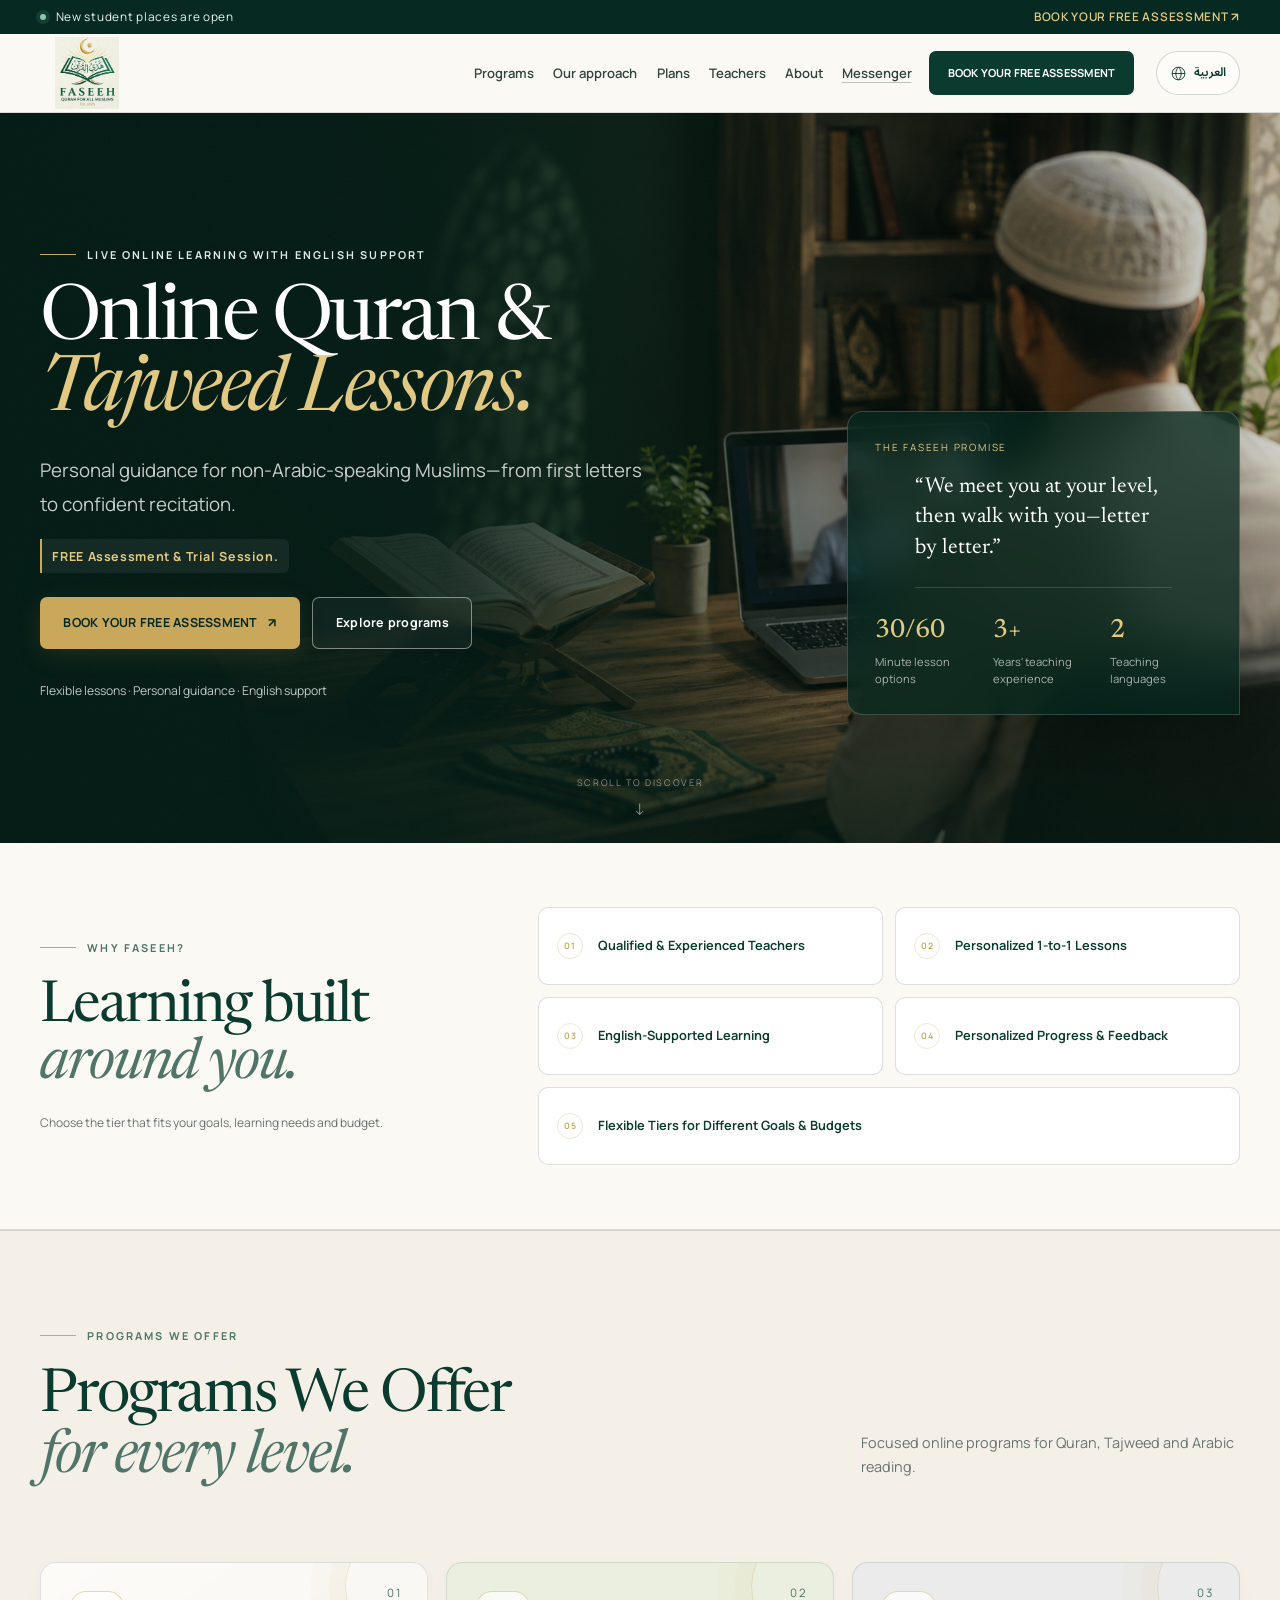
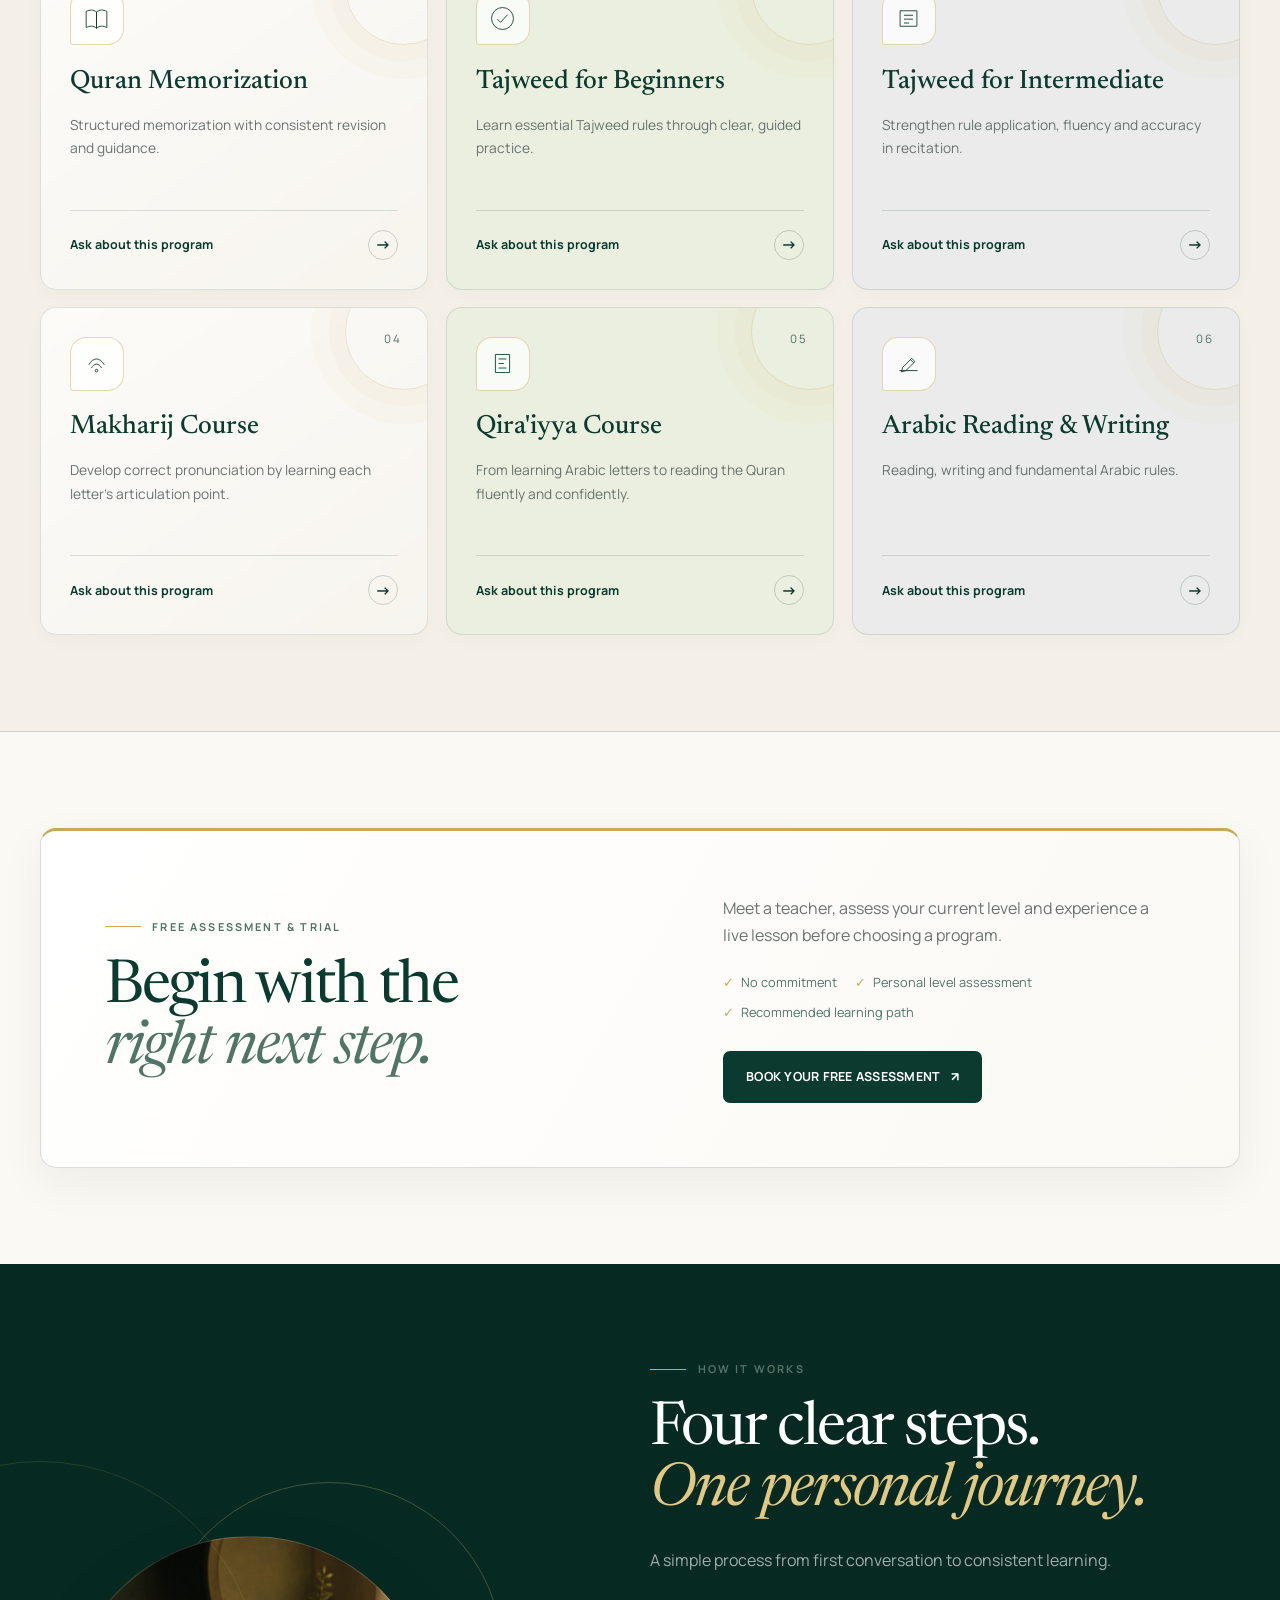
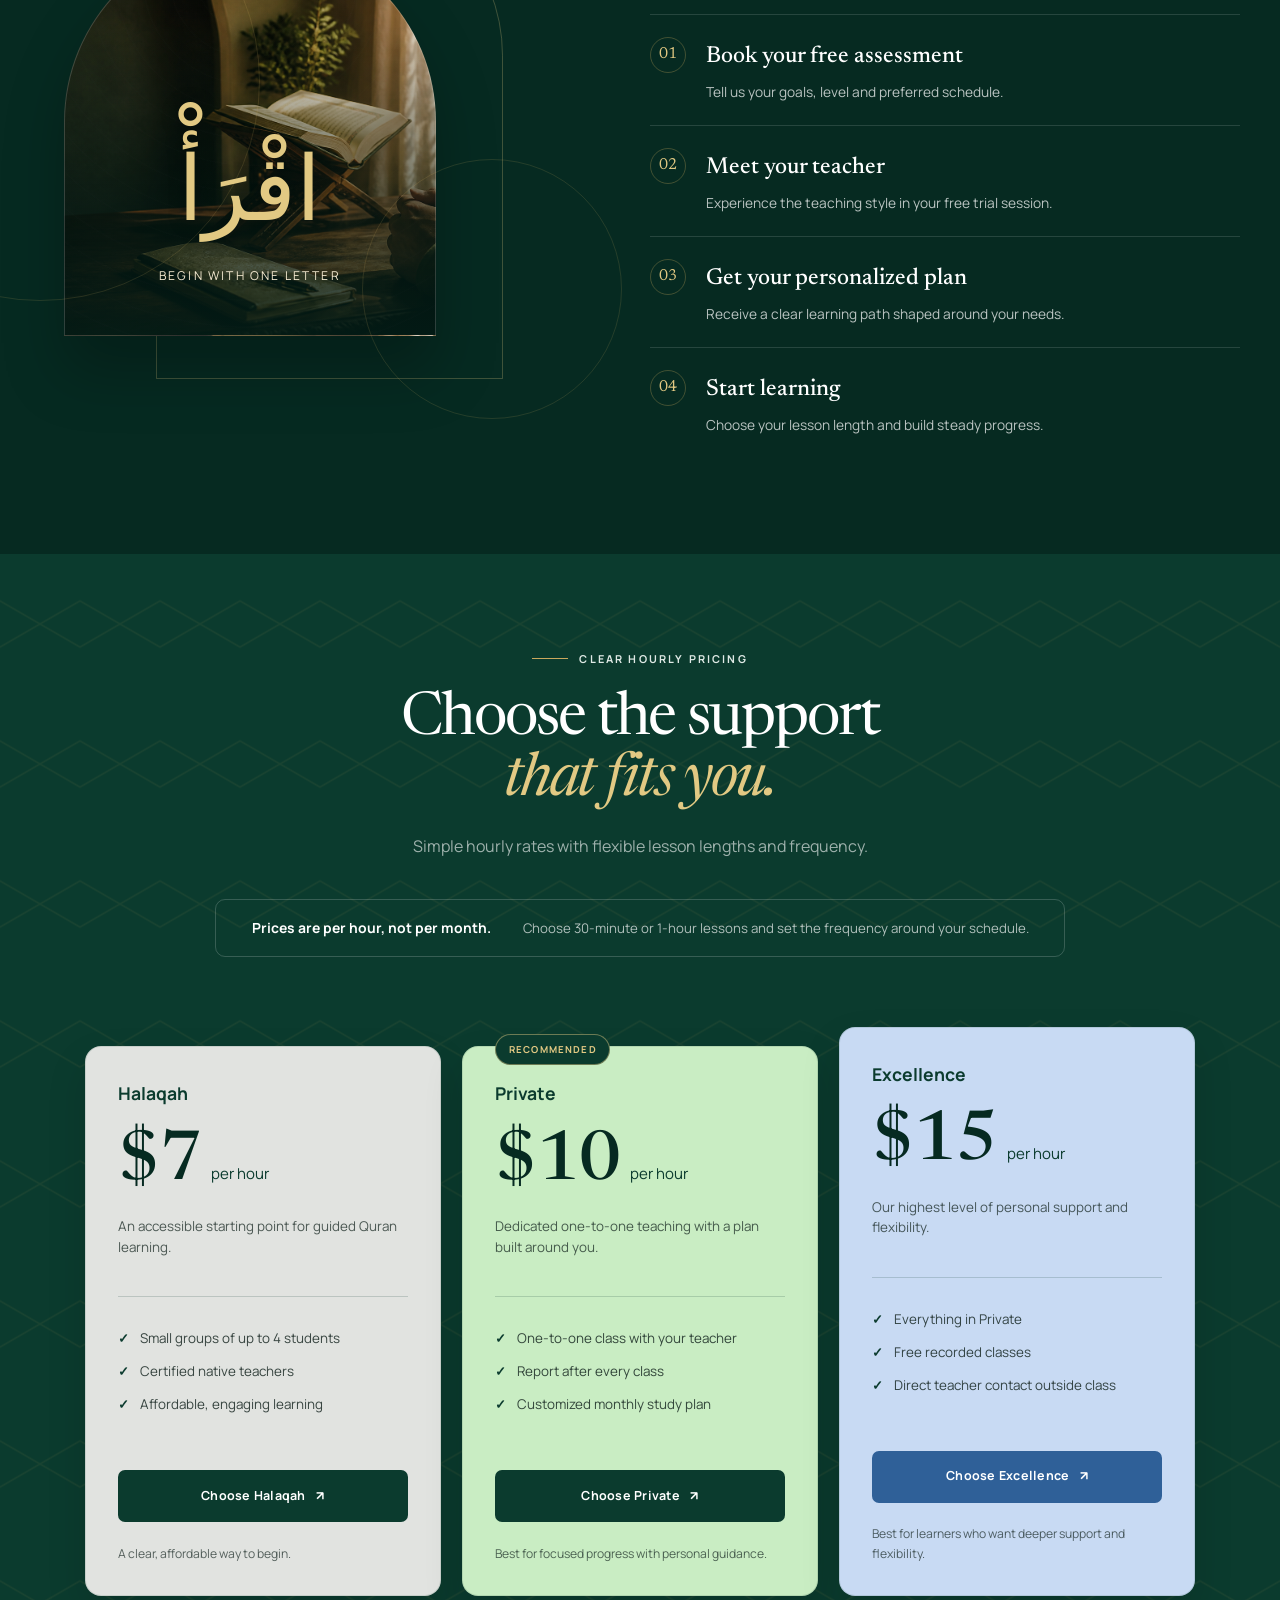
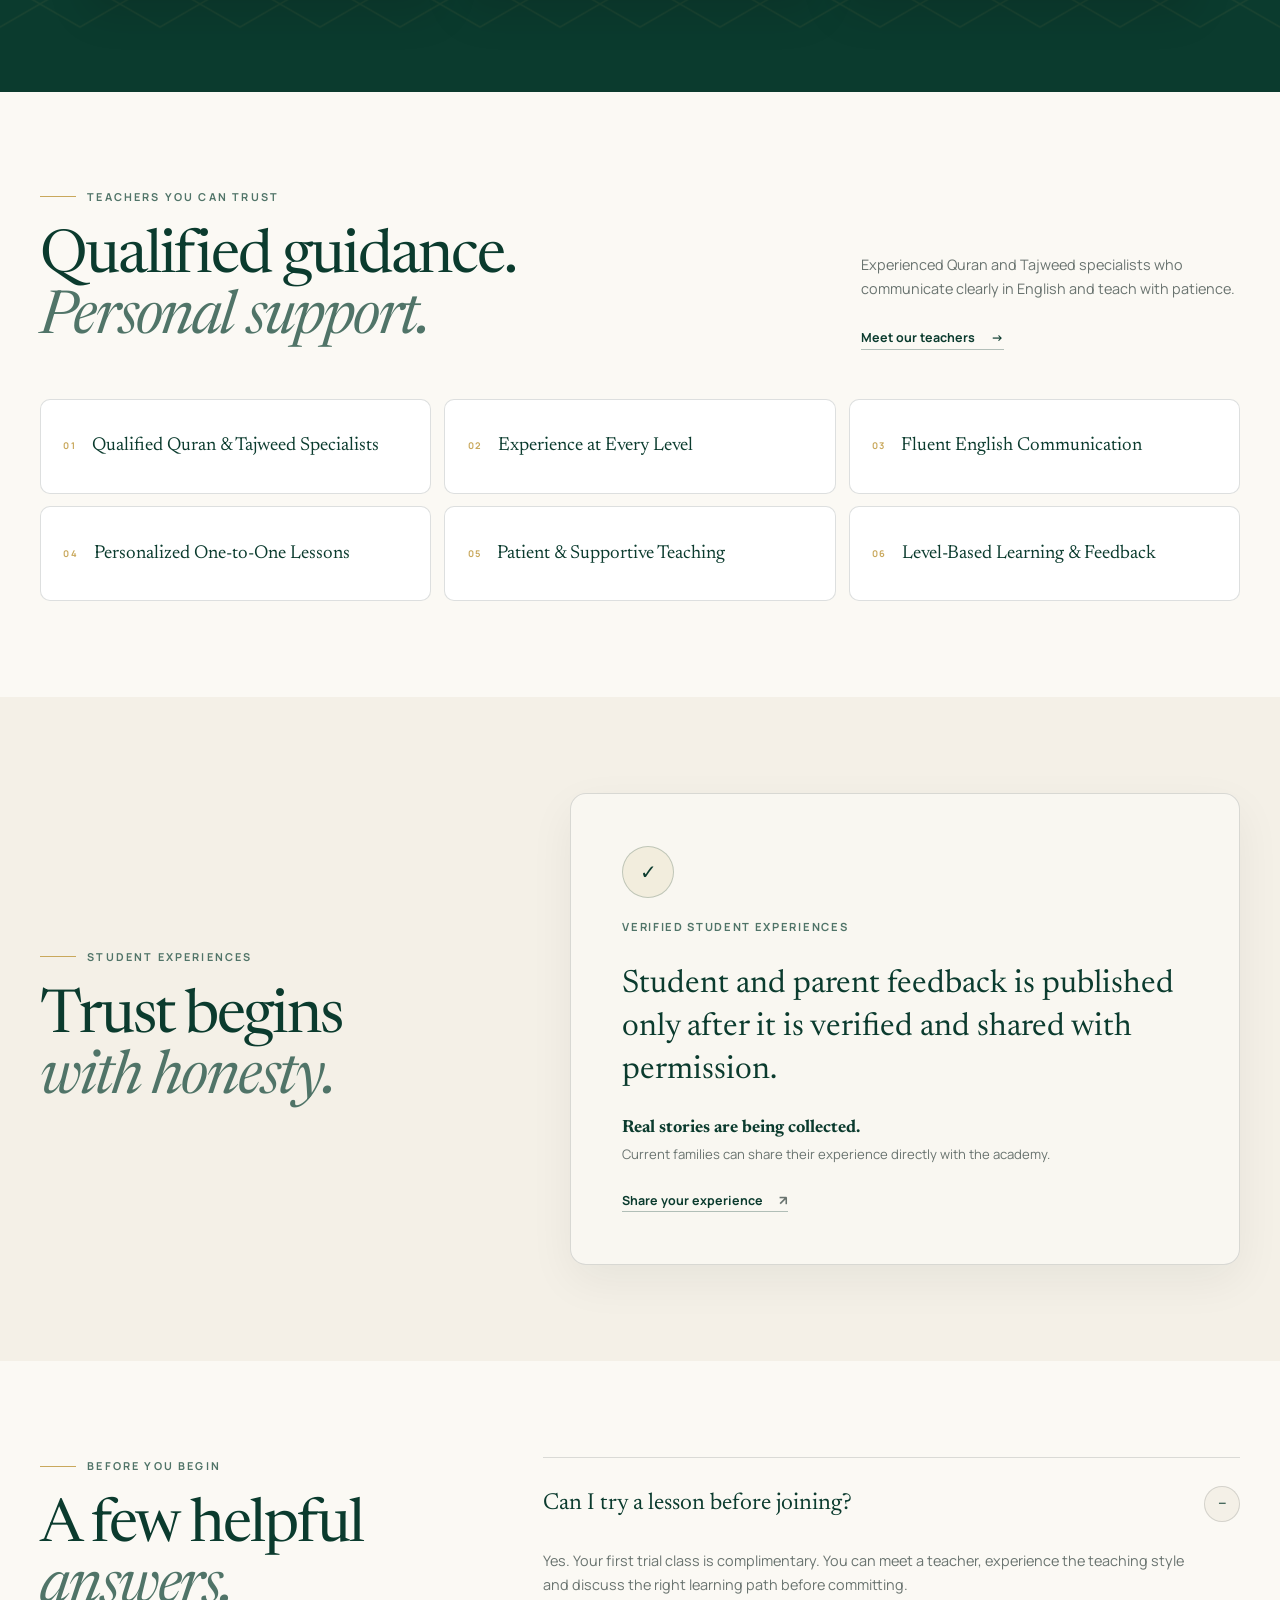
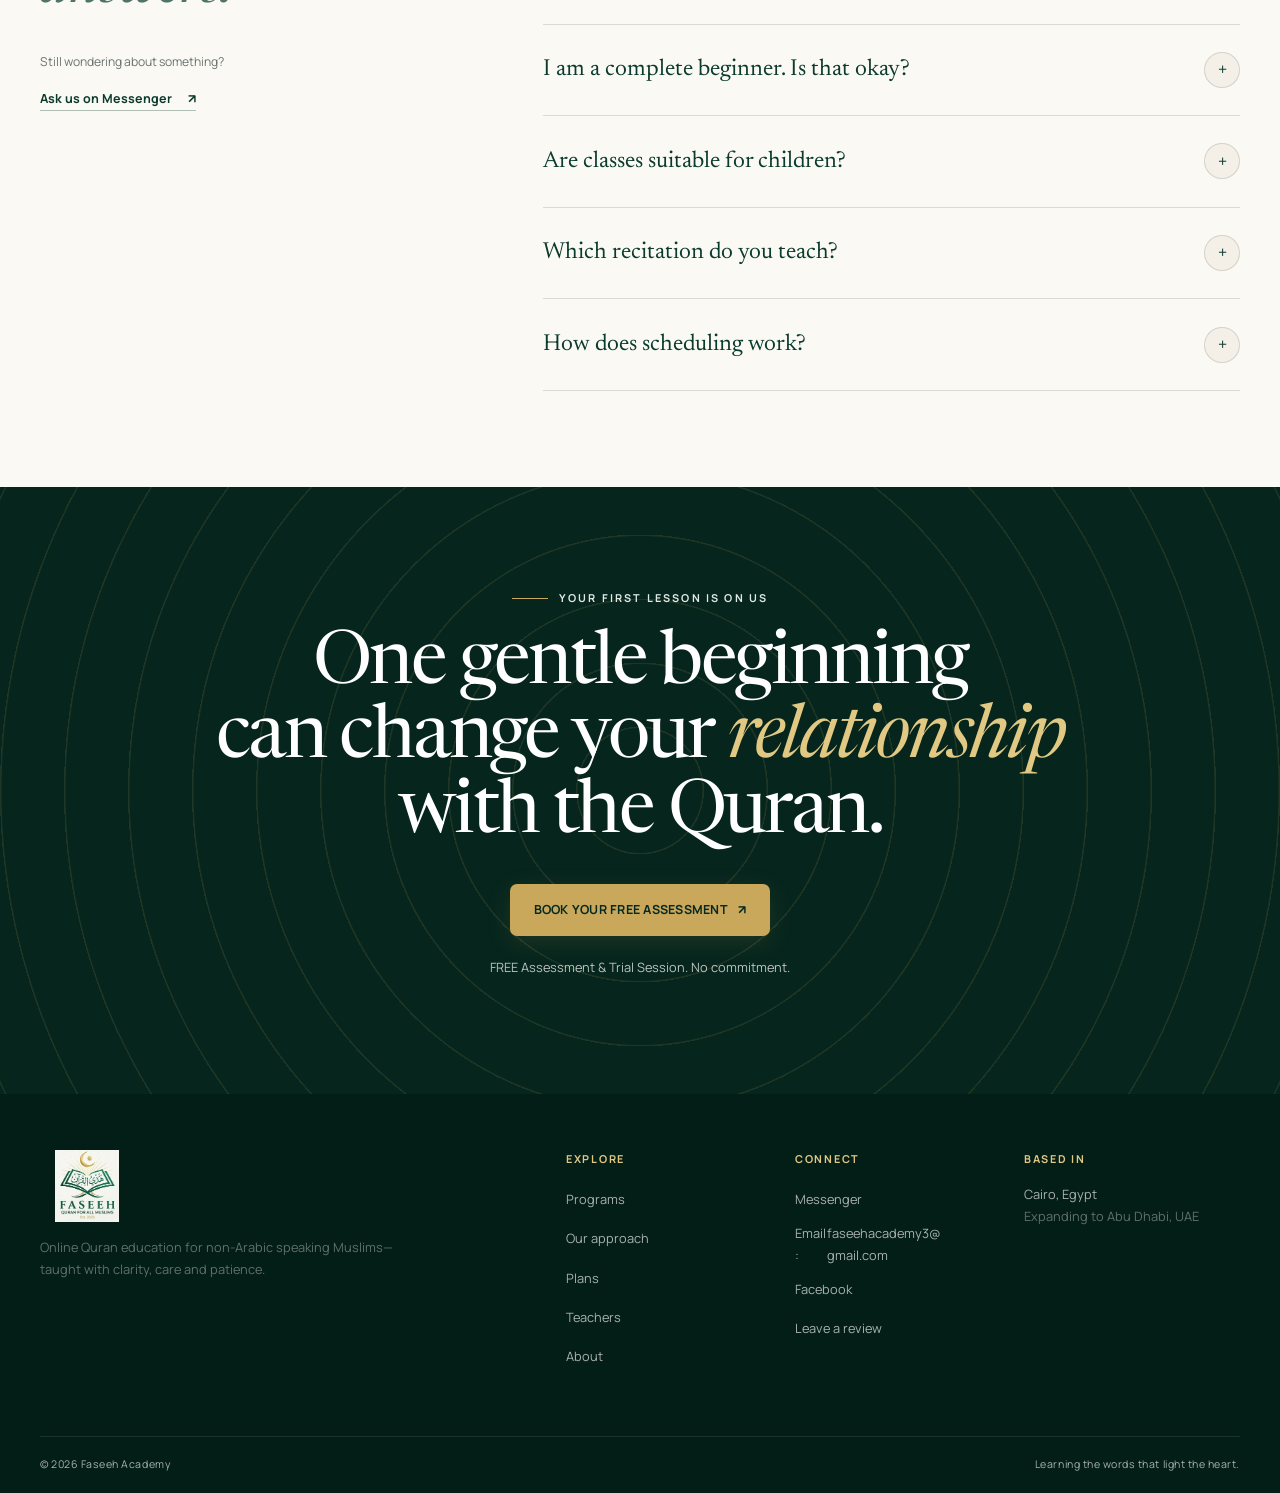
<file: index.html>
<!doctype html>
<html lang="en" dir="ltr">
<head>
  <meta charset="utf-8">
  <meta name="viewport" content="width=device-width, initial-scale=1">
  <meta name="description" content="Personal online Quran, Tajweed and Arabic lessons for English-speaking Muslims. Learn one-to-one with patient teachers at Faseeh Academy." data-i18n-content="home.description">
  <meta name="theme-color" content="#082f25">
  <title data-i18n="home.title">Online Quran &amp; Tajweed Lessons | Faseeh Academy</title>
  <link rel="icon" href="images/favicon.svg" type="image/svg+xml">
  <link rel="preconnect" href="https://fonts.googleapis.com">
  <link rel="preconnect" href="https://fonts.gstatic.com" crossorigin>
  <link href="https://fonts.googleapis.com/css2?family=DM+Sans:wght@400;500;600;700&family=Manrope:wght@400;500;600;700&family=Newsreader:opsz,wght@6..72,400;6..72,500;6..72,600&display=swap" rel="stylesheet">
  <link rel="stylesheet" href="css/styles.css">
  <link rel="stylesheet" href="css/refinements.css">
  <link rel="stylesheet" href="css/i18n.css">
</head>
<body>
  <a class="skip-link" href="#main" data-i18n="site.skip">Skip to content</a>

  <div class="announcement">
    <div class="container announcement-inner">
      <p data-i18n-text="site.openings"><span class="status-dot" aria-hidden="true"></span> New student places are open</p>
      <a href="booking.html?source=announcement" data-i18n-text="cta.assessment">BOOK YOUR FREE ASSESSMENT <span aria-hidden="true">↗</span></a>
    </div>
  </div>

  <header class="site-header" id="home">
    <nav class="navbar container" aria-label="Primary navigation" data-i18n-aria-label="nav.primary">
      <a class="brand" href="index.html" aria-label="Faseeh Academy home" data-i18n-aria-label="site.home">
        <img src="images/logo.jpg" alt="Faseeh Academy — Quran for all Muslims" class="official-logo" width="92" height="68" data-i18n-alt="site.logo">
      </a>

      <a class="language-switch" data-language-switch href="?lang=ar" lang="ar" hreflang="ar" aria-label="View this website in Arabic" data-i18n-aria-label="nav.languageArabic"><svg viewBox="0 0 24 24" aria-hidden="true" focusable="false"><circle cx="12" cy="12" r="9"/><path d="M3 12h18M12 3c-5 5-5 13 0 18M12 3c5 5 5 13 0 18"/></svg><span>العربية</span></a>
      <button class="nav-toggle" type="button" aria-expanded="false" aria-controls="navMenu" aria-label="Open navigation" data-i18n-aria-label="nav.open">
        <span></span><span></span>
      </button>

      <div class="nav-menu" id="navMenu">
        <ul class="nav-links">
          <li><a href="#programs" data-i18n="nav.programs">Programs</a></li>
          <li><a href="#approach" data-i18n="nav.approach">Our approach</a></li>
          <li><a href="#plans" data-i18n="nav.plans">Plans</a></li>
          <li><a href="teachers.html" data-i18n="nav.teachers">Teachers</a></li>
          <li><a href="about.html" data-i18n="nav.about">About</a></li>
        </ul>
        <a class="text-link nav-contact" href="https://m.me/61577487350894" target="_blank" rel="noopener noreferrer" data-i18n="nav.messenger">Messenger</a>
        <a class="btn btn-small btn-primary" href="booking.html?source=header" data-i18n="cta.assessment">BOOK YOUR FREE ASSESSMENT</a>
      </div>
    </nav>
  </header>

  <main id="main">
    <section class="hero">
      <div class="hero-media" role="img" aria-label="A Muslim learner attending a live online Quran lesson with a teacher" data-i18n-aria-label="hero.image"></div>
      <div class="hero-shade"></div>
      <div class="container hero-inner">
        <div class="hero-copy reveal">
          <p class="eyebrow eyebrow-light" data-i18n-text="hero.eyebrow"><span></span> Live online learning with English support</p>
          <h1 data-i18n-text="hero.title">Online Quran &amp;<br><em data-i18n="hero.titleEm">Tajweed Lessons.</em></h1>
          <p class="hero-lead" data-i18n="hero.lead">Personal guidance for non-Arabic-speaking Muslims—from first letters to confident recitation.</p>
          <p class="hero-offer" data-i18n="hero.offer">FREE Assessment &amp; Trial Session.</p>
          <div class="hero-actions">
            <a class="btn btn-gold" href="booking.html?source=hero" data-i18n-text="cta.assessment">BOOK YOUR FREE ASSESSMENT <span aria-hidden="true">↗</span></a>
            <a class="btn btn-ghost" href="#programs" data-i18n="hero.explore">Explore programs</a>
          </div>
          <p class="micro-proof" data-i18n="hero.proof">Flexible lessons · Personal guidance · English support</p>
        </div>

        <aside class="hero-note reveal" aria-label="Academy highlights" data-i18n-aria-label="hero.highlights">
          <p class="hero-note-label" data-i18n="hero.promise">The Faseeh promise</p>
          <blockquote data-i18n="hero.quote">“We meet you at your level, then walk with you—letter by letter.”</blockquote>
          <div class="hero-note-stats">
            <div><strong>30/60</strong><span data-i18n="hero.minutes">Minute lesson options</span></div>
            <div><strong>3+</strong><span data-i18n="hero.experience">Years' teaching experience</span></div>
            <div><strong>2</strong><span data-i18n="hero.languages">Teaching languages</span></div>
          </div>
        </aside>
      </div>
      <a class="scroll-cue" href="#programs"><span data-i18n="hero.scroll">Scroll to discover</span><i aria-hidden="true">↓</i></a>
    </section>

    <section class="why-faseeh" aria-labelledby="whyFaseehTitle">
      <div class="container why-faseeh-inner reveal">
        <div class="why-faseeh-heading">
          <p class="eyebrow" data-i18n-text="why.eyebrow"><span></span> Why Faseeh?</p>
          <h2 id="whyFaseehTitle" data-i18n-text="why.title">Learning built<br><em data-i18n="why.titleEm">around you.</em></h2>
          <p data-i18n="why.intro">Choose the tier that fits your goals, learning needs and budget.</p>
        </div>
        <div class="why-faseeh-points">
          <p data-i18n-text="why.qualified"><span aria-hidden="true">01</span>Qualified &amp; Experienced Teachers</p>
          <p data-i18n-text="why.personal"><span aria-hidden="true">02</span>Personalized 1-to-1 Lessons</p>
          <p data-i18n-text="why.english"><span aria-hidden="true">03</span>English-Supported Learning</p>
          <p data-i18n-text="why.feedback"><span aria-hidden="true">04</span>Personalized Progress &amp; Feedback</p>
          <p data-i18n-text="why.tiers"><span aria-hidden="true">05</span>Flexible Tiers for Different Goals &amp; Budgets</p>
        </div>
      </div>
    </section>

    <section class="section programs" id="programs">
      <div class="container">
        <div class="section-intro reveal">
          <div>
            <p class="eyebrow" data-i18n-text="programs.eyebrow"><span></span> Programs we offer</p>
            <h2 data-i18n-text="programs.title">Programs We Offer<br><em data-i18n="programs.titleEm">for every level.</em></h2>
          </div>
          <p data-i18n="programs.intro">Focused online programs for Quran, Tajweed and Arabic reading.</p>
        </div>

        <div class="program-grid program-grid-six">
          <article class="program-card reveal">
            <div class="program-number">01</div>
            <div class="program-icon" aria-hidden="true">
              <svg viewBox="0 0 48 48"><path d="M8 13c6-3 11-3 16 1v25c-5-4-10-4-16-1V13Zm32 0c-6-3-11-3-16 1v25c5-4 10-4 16-1V13Z"/><path d="M24 14v25"/></svg>
            </div>
            <div>
              <h3 data-i18n="programs.memorization">Quran Memorization</h3>
              <p data-i18n="programs.memorizationDesc">Structured memorization with consistent revision and guidance.</p>
            </div>
            <a href="booking.html?program=memorization&amp;source=program" aria-label="Ask about Quran Memorization" data-i18n-text="programs.ask" data-i18n-aria-label="programs.memorizationAsk">Ask about this program <span>→</span></a>
          </article>

          <article class="program-card reveal">
            <div class="program-number">02</div>
            <div class="program-icon" aria-hidden="true">
              <svg viewBox="0 0 48 48"><circle cx="24" cy="24" r="17"/><path d="M16 25l5 5 11-12"/></svg>
            </div>
            <div>
              <h3 data-i18n="programs.beginner">Tajweed for Beginners</h3>
              <p data-i18n="programs.beginnerDesc">Learn essential Tajweed rules through clear, guided practice.</p>
            </div>
            <a href="booking.html?program=beginner&amp;source=program" aria-label="Ask about Tajweed for Beginners" data-i18n-text="programs.ask" data-i18n-aria-label="programs.beginnerAsk">Ask about this program <span>→</span></a>
          </article>

          <article class="program-card reveal">
            <div class="program-number">03</div>
            <div class="program-icon" aria-hidden="true">
              <svg viewBox="0 0 48 48"><path d="M11 36V12h26v24H11Z"/><path d="M17 19h14M17 25h14M17 31h8"/></svg>
            </div>
            <div>
              <h3 data-i18n="programs.intermediate">Tajweed for Intermediate</h3>
              <p data-i18n="programs.intermediateDesc">Strengthen rule application, fluency and accuracy in recitation.</p>
            </div>
            <a href="booking.html?program=intermediate&amp;source=program" aria-label="Ask about Tajweed for Intermediate" data-i18n-text="programs.ask" data-i18n-aria-label="programs.intermediateAsk">Ask about this program <span>→</span></a>
          </article>

          <article class="program-card reveal">
            <div class="program-number">04</div>
            <div class="program-icon" aria-hidden="true">
              <svg viewBox="0 0 48 48"><path d="M12 26c7-12 17-12 24 0M16 31c5-8 11-8 16 0"/><circle cx="24" cy="35" r="2"/></svg>
            </div>
            <div>
              <h3 data-i18n="programs.makharij">Makharij Course</h3>
              <p data-i18n="programs.makharijDesc">Develop correct pronunciation by learning each letter’s articulation point.</p>
            </div>
            <a href="booking.html?program=makharij&amp;source=program" aria-label="Ask about the Makharij Course" data-i18n-text="programs.ask" data-i18n-aria-label="programs.makharijAsk">Ask about this program <span>→</span></a>
          </article>

          <article class="program-card reveal">
            <div class="program-number">05</div>
            <div class="program-icon" aria-hidden="true">
              <svg viewBox="0 0 48 48"><path d="M13 10h22v28H13z"/><path d="M18 17h12M18 24h8M18 31h12"/></svg>
            </div>
            <div>
              <h3 data-i18n="programs.qiraiyya">Qira'iyya Course</h3>
              <p data-i18n="programs.qiraiyyaDesc">From learning Arabic letters to reading the Quran fluently and confidently.</p>
            </div>
            <a href="booking.html?program=qiraiyya&amp;source=program" aria-label="Ask about the Qira'iyya Course" data-i18n-text="programs.ask" data-i18n-aria-label="programs.qiraiyyaAsk">Ask about this program <span>→</span></a>
          </article>

          <article class="program-card reveal">
            <div class="program-number">06</div>
            <div class="program-icon" aria-hidden="true">
              <svg viewBox="0 0 48 48"><path d="M10 35h28M15 30l14-14 5 5-14 14-7 2 2-7Z"/><path d="m27 18 5 5"/></svg>
            </div>
            <div>
              <h3 data-i18n="programs.arabic">Arabic Reading &amp; Writing</h3>
              <p data-i18n="programs.arabicDesc">Reading, writing and fundamental Arabic rules.</p>
            </div>
            <a href="booking.html?program=arabic&amp;source=program" aria-label="Ask about Arabic Reading and Writing" data-i18n-text="programs.ask" data-i18n-aria-label="programs.arabicAsk">Ask about this program <span>→</span></a>
          </article>
        </div>
      </div>
    </section>

    <section class="section assessment" id="assessment">
      <div class="container assessment-box reveal">
        <div>
          <p class="eyebrow" data-i18n-text="assessment.eyebrow"><span></span> Free assessment &amp; trial</p>
          <h2 data-i18n-text="assessment.title">Begin with the<br><em data-i18n="assessment.titleEm">right next step.</em></h2>
        </div>
        <div class="assessment-copy">
          <p data-i18n="assessment.intro">Meet a teacher, assess your current level and experience a live lesson before choosing a program.</p>
          <ul><li data-i18n="assessment.noCommitment">No commitment</li><li data-i18n="assessment.level">Personal level assessment</li><li data-i18n="assessment.path">Recommended learning path</li></ul>
          <a class="btn btn-primary" href="booking.html?source=assessment" data-i18n-text="cta.assessment">BOOK YOUR FREE ASSESSMENT <span aria-hidden="true">↗</span></a>
        </div>
      </div>
    </section>

    <section class="section approach" id="approach">
      <div class="container approach-grid">
        <div class="approach-visual reveal" aria-hidden="true">
          <div class="arch arch-back"></div>
          <div class="arch arch-front">
            <p>اقْرَأْ</p>
            <span data-i18n="approach.visual">Begin with one letter</span>
          </div>
          <div class="orbit orbit-one"></div>
          <div class="orbit orbit-two"></div>
        </div>

        <div class="approach-copy">
          <p class="eyebrow reveal" data-i18n-text="approach.eyebrow"><span></span> How it works</p>
          <h2 class="reveal" data-i18n-text="approach.title">Four clear steps.<br><em data-i18n="approach.titleEm">One personal journey.</em></h2>
          <p class="approach-lead reveal" data-i18n="approach.intro">A simple process from first conversation to consistent learning.</p>
          <ol class="method-list">
            <li class="reveal"><span>01</span><div><h3 data-i18n="approach.step1">Book your free assessment</h3><p data-i18n="approach.step1Desc">Tell us your goals, level and preferred schedule.</p></div></li>
            <li class="reveal"><span>02</span><div><h3 data-i18n="approach.step2">Meet your teacher</h3><p data-i18n="approach.step2Desc">Experience the teaching style in your free trial session.</p></div></li>
            <li class="reveal"><span>03</span><div><h3 data-i18n="approach.step3">Get your personalized plan</h3><p data-i18n="approach.step3Desc">Receive a clear learning path shaped around your needs.</p></div></li>
            <li class="reveal"><span>04</span><div><h3 data-i18n="approach.step4">Start learning</h3><p data-i18n="approach.step4Desc">Choose your lesson length and build steady progress.</p></div></li>
          </ol>
        </div>
      </div>
    </section>

    <section class="section plans" id="plans">
      <div class="container">
        <div class="plans-heading reveal">
          <p class="eyebrow eyebrow-light" data-i18n-text="pricing.eyebrow"><span></span> Clear hourly pricing</p>
          <h2 data-i18n-text="pricing.title">Choose the support<br><em data-i18n="pricing.titleEm">that fits you.</em></h2>
          <p data-i18n="pricing.intro">Simple hourly rates with flexible lesson lengths and frequency.</p>
        </div>

        <div class="pricing-clarity reveal">
          <strong data-i18n="pricing.clarity">Prices are per hour, not per month.</strong>
          <span data-i18n="pricing.schedule">Choose 30-minute or 1-hour lessons and set the frequency around your schedule.</span>
        </div>

        <div class="tier-grid reveal">
          <article class="price-card tier-halaqah">
            <p class="price-name" data-i18n="pricing.halaqah">Halaqah</p>
            <div class="price"><strong>$7</strong><span data-i18n="pricing.unit">per hour</span></div>
            <p class="tier-intro" data-i18n="pricing.halaqahDesc">An accessible starting point for guided Quran learning.</p>
            <ul><li data-i18n="pricing.group">Small groups of up to 4 students</li><li data-i18n="pricing.native">Certified native teachers</li><li data-i18n="pricing.affordable">Affordable, engaging learning</li></ul>
            <a class="btn btn-tier" href="booking.html?plan=halaqah&amp;source=pricing" data-i18n-text="pricing.chooseHalaqah">Choose Halaqah <span aria-hidden="true">↗</span></a>
            <p class="tier-best" data-i18n="pricing.halaqahBest">A clear, affordable way to begin.</p>
          </article>

          <article class="price-card tier-private">
            <p class="price-badge" data-i18n="pricing.popular">Recommended</p>
            <p class="price-name" data-i18n="pricing.private">Private</p>
            <div class="price"><strong>$10</strong><span data-i18n="pricing.unit">per hour</span></div>
            <p class="tier-intro" data-i18n="pricing.privateDesc">Dedicated one-to-one teaching with a plan built around you.</p>
            <ul><li data-i18n="pricing.oneToOne">One-to-one class with your teacher</li><li data-i18n="pricing.report">Report after every class</li><li data-i18n="pricing.studyPlan">Customized monthly study plan</li></ul>
            <a class="btn btn-tier" href="booking.html?plan=private&amp;source=pricing" data-i18n-text="pricing.choosePrivate">Choose Private <span aria-hidden="true">↗</span></a>
            <p class="tier-best" data-i18n="pricing.privateBest">Best for focused progress with personal guidance.</p>
          </article>

          <article class="price-card tier-excellence">
            <p class="price-name" data-i18n="pricing.excellence">Excellence</p>
            <div class="price"><strong>$15</strong><span data-i18n="pricing.unit">per hour</span></div>
            <p class="tier-intro" data-i18n="pricing.excellenceDesc">Our highest level of personal support and flexibility.</p>
            <ul><li data-i18n="pricing.everything">Everything in Private</li><li data-i18n="pricing.recordings">Free recorded classes</li><li data-i18n="pricing.contact">Direct teacher contact outside class</li></ul>
            <a class="btn btn-tier" href="booking.html?plan=excellence&amp;source=pricing" data-i18n-text="pricing.chooseExcellence">Choose Excellence <span aria-hidden="true">↗</span></a>
            <p class="tier-best" data-i18n="pricing.excellenceBest">Best for learners who want deeper support and flexibility.</p>
          </article>
        </div>
      </div>
    </section>

    <section class="section teacher-benefits-section" id="teachers">
      <div class="container">
        <div class="section-intro compact-intro reveal">
          <div>
            <p class="eyebrow" data-i18n-text="teachers.eyebrow"><span></span> Teachers you can trust</p>
            <h2 data-i18n-text="teachers.title">Qualified guidance.<br><em data-i18n="teachers.titleEm">Personal support.</em></h2>
          </div>
          <div class="section-intro-side">
            <p data-i18n="teachers.intro">Experienced Quran and Tajweed specialists who communicate clearly in English and teach with patience.</p>
            <a class="arrow-link" href="teachers.html" data-i18n-text="teachers.meet">Meet our teachers <span aria-hidden="true">→</span></a>
          </div>
        </div>
        <div class="benefits-grid reveal">
          <p data-i18n-text="teachers.qualified"><span>01</span>Qualified Quran &amp; Tajweed Specialists</p>
          <p data-i18n-text="teachers.experience"><span>02</span>Experience at Every Level</p>
          <p data-i18n-text="teachers.english"><span>03</span>Fluent English Communication</p>
          <p data-i18n-text="teachers.personal"><span>04</span>Personalized One-to-One Lessons</p>
          <p data-i18n-text="teachers.patient"><span>05</span>Patient &amp; Supportive Teaching</p>
          <p data-i18n-text="teachers.levelFeedback"><span>06</span>Level-Based Learning &amp; Feedback</p>
        </div>
      </div>
    </section>

    <section class="section stories">
      <div class="container stories-grid">
        <div class="stories-heading reveal">
          <p class="eyebrow" data-i18n-text="stories.eyebrow"><span></span> Student experiences</p>
          <h2 data-i18n-text="stories.title">Trust begins<br><em data-i18n="stories.titleEm">with honesty.</em></h2>
        </div>
        <div class="story-slider reveal" data-story-slider>
          <article class="story active verified-review-notice">
            <div class="trust-seal" aria-hidden="true">✓</div>
            <p class="review-policy" data-i18n="stories.verified">Verified student experiences</p>
            <blockquote data-i18n="stories.policy">Student and parent feedback is published only after it is verified and shared with permission.</blockquote>
            <p><strong data-i18n="stories.collecting">Real stories are being collected.</strong><span data-i18n="stories.families">Current families can share their experience directly with the academy.</span></p>
            <a class="arrow-link" href="https://m.me/61577487350894" target="_blank" rel="noopener noreferrer" data-i18n-text="stories.share">Share your experience <span aria-hidden="true">↗</span></a>
          </article>
        </div>
      </div>
    </section>

    <section class="section faq" id="faq">
      <div class="container faq-grid">
        <div class="faq-heading reveal">
          <p class="eyebrow" data-i18n-text="faq.eyebrow"><span></span> Before you begin</p>
          <h2 data-i18n-text="faq.title">A few helpful<br><em data-i18n="faq.titleEm">answers.</em></h2>
          <p data-i18n="faq.more">Still wondering about something?</p>
          <a class="arrow-link" href="https://m.me/61577487350894" target="_blank" rel="noopener noreferrer" data-i18n-text="faq.ask">Ask us on Messenger <span>↗</span></a>
        </div>
        <div class="faq-list reveal">
          <article class="faq-item open"><button type="button" aria-expanded="true"><span data-i18n="faq.q1">Can I try a lesson before joining?</span><i>−</i></button><div><p data-i18n="faq.a1">Yes. Your first trial class is complimentary. You can meet a teacher, experience the teaching style and discuss the right learning path before committing.</p></div></article>
          <article class="faq-item"><button type="button" aria-expanded="false"><span data-i18n="faq.q2">I am a complete beginner. Is that okay?</span><i>+</i></button><div><p data-i18n="faq.a2">Absolutely. Many Faseeh learners begin with little or no Arabic. Lessons start at your current level and build step by step.</p></div></article>
          <article class="faq-item"><button type="button" aria-expanded="false"><span data-i18n="faq.q3">Are classes suitable for children?</span><i>+</i></button><div><p data-i18n="faq.a3">Yes. We offer focused 30-minute one-to-one sessions for children, with teachers who use a warm, age-appropriate approach.</p></div></article>
          <article class="faq-item"><button type="button" aria-expanded="false"><span data-i18n="faq.q4">Which recitation do you teach?</span><i>+</i></button><div><p data-i18n="faq.a4">We currently teach Riwayat Hafs ‘an Asim, the most widely recited narration of the Quran worldwide.</p></div></article>
          <article class="faq-item"><button type="button" aria-expanded="false"><span data-i18n="faq.q5">How does scheduling work?</span><i>+</i></button><div><p data-i18n="faq.a5">We arrange a consistent weekly schedule around teacher availability and your time zone. Message us and we will help find a suitable rhythm.</p></div></article>
        </div>
      </div>
    </section>

    <section class="closing-cta" id="contact">
      <div class="closing-pattern" aria-hidden="true"></div>
      <div class="container closing-inner reveal">
        <p class="eyebrow eyebrow-light" data-i18n-text="closing.eyebrow"><span></span> Your first lesson is on us</p>
        <h2 data-i18n-text="closing.title1|closing.title2|closing.title3">One gentle beginning<br>can change your <em data-i18n="closing.titleEm">relationship</em><br>with the Quran.</h2>
        <a class="btn btn-gold" href="booking.html?source=final" data-i18n-text="cta.assessment">BOOK YOUR FREE ASSESSMENT <span aria-hidden="true">↗</span></a>
        <p data-i18n="closing.noCommitment">FREE Assessment &amp; Trial Session. No commitment.</p>
      </div>
    </section>
  </main>

  <footer class="footer">
    <div class="container footer-main">
      <div class="footer-brand">
        <a class="brand brand-light" href="#home"><img src="images/logo.jpg" alt="Faseeh Academy — Quran for all Muslims" class="official-logo" width="92" height="68" data-i18n-alt="site.logo"></a>
        <p><span class="footer-tagline" data-i18n="footer.taglineHome">Online Quran education for non-Arabic speaking Muslims—taught with clarity, care and patience.</span><span class="mobile-location" data-i18n="footer.locationShort">Cairo, Egypt · Online worldwide</span></p>
      </div>
      <div><h3 data-i18n="footer.explore">Explore</h3><ul><li><a href="#programs" data-i18n="nav.programs">Programs</a></li><li><a href="#approach" data-i18n="nav.approach">Our approach</a></li><li><a href="#plans" data-i18n="nav.plans">Plans</a></li><li><a href="teachers.html" data-i18n="nav.teachers">Teachers</a></li><li><a href="about.html" data-i18n="nav.about">About</a></li></ul></div>
      <div><h3 data-i18n="footer.connect">Connect</h3><ul><li><a href="https://m.me/61577487350894" target="_blank" rel="noopener noreferrer" data-i18n="nav.messenger">Messenger</a></li><li><a href="mailto:faseehacademy3@gmail.com" data-i18n-text="footer.emailLabel">Email: <bdi dir="ltr">faseehacademy3@<wbr>gmail.com</bdi></a></li><li><a href="https://facebook.com/faseehacademy" target="_blank" rel="noopener noreferrer" data-i18n="nav.facebook">Facebook</a></li><li><a href="leave-review.html" data-i18n="footer.review">Leave a review</a></li></ul></div>
      <div><h3 data-i18n="footer.based">Based in</h3><p data-i18n-text="footer.cairo">Cairo, Egypt<br><span data-i18n="footer.expanding">Expanding to Abu Dhabi, UAE</span></p></div>
    </div>
    <div class="container footer-bottom"><p data-i18n-text="_|site.name">© <span data-year></span> Faseeh Academy</p><p data-i18n="footer.motto">Learning the words that light the heart.</p></div>
  </footer>

  <script src="js/translations.js"></script>
  <script src="js/i18n.js"></script>
  <script src="js/script.js"></script>
</body>
</html>
</file>
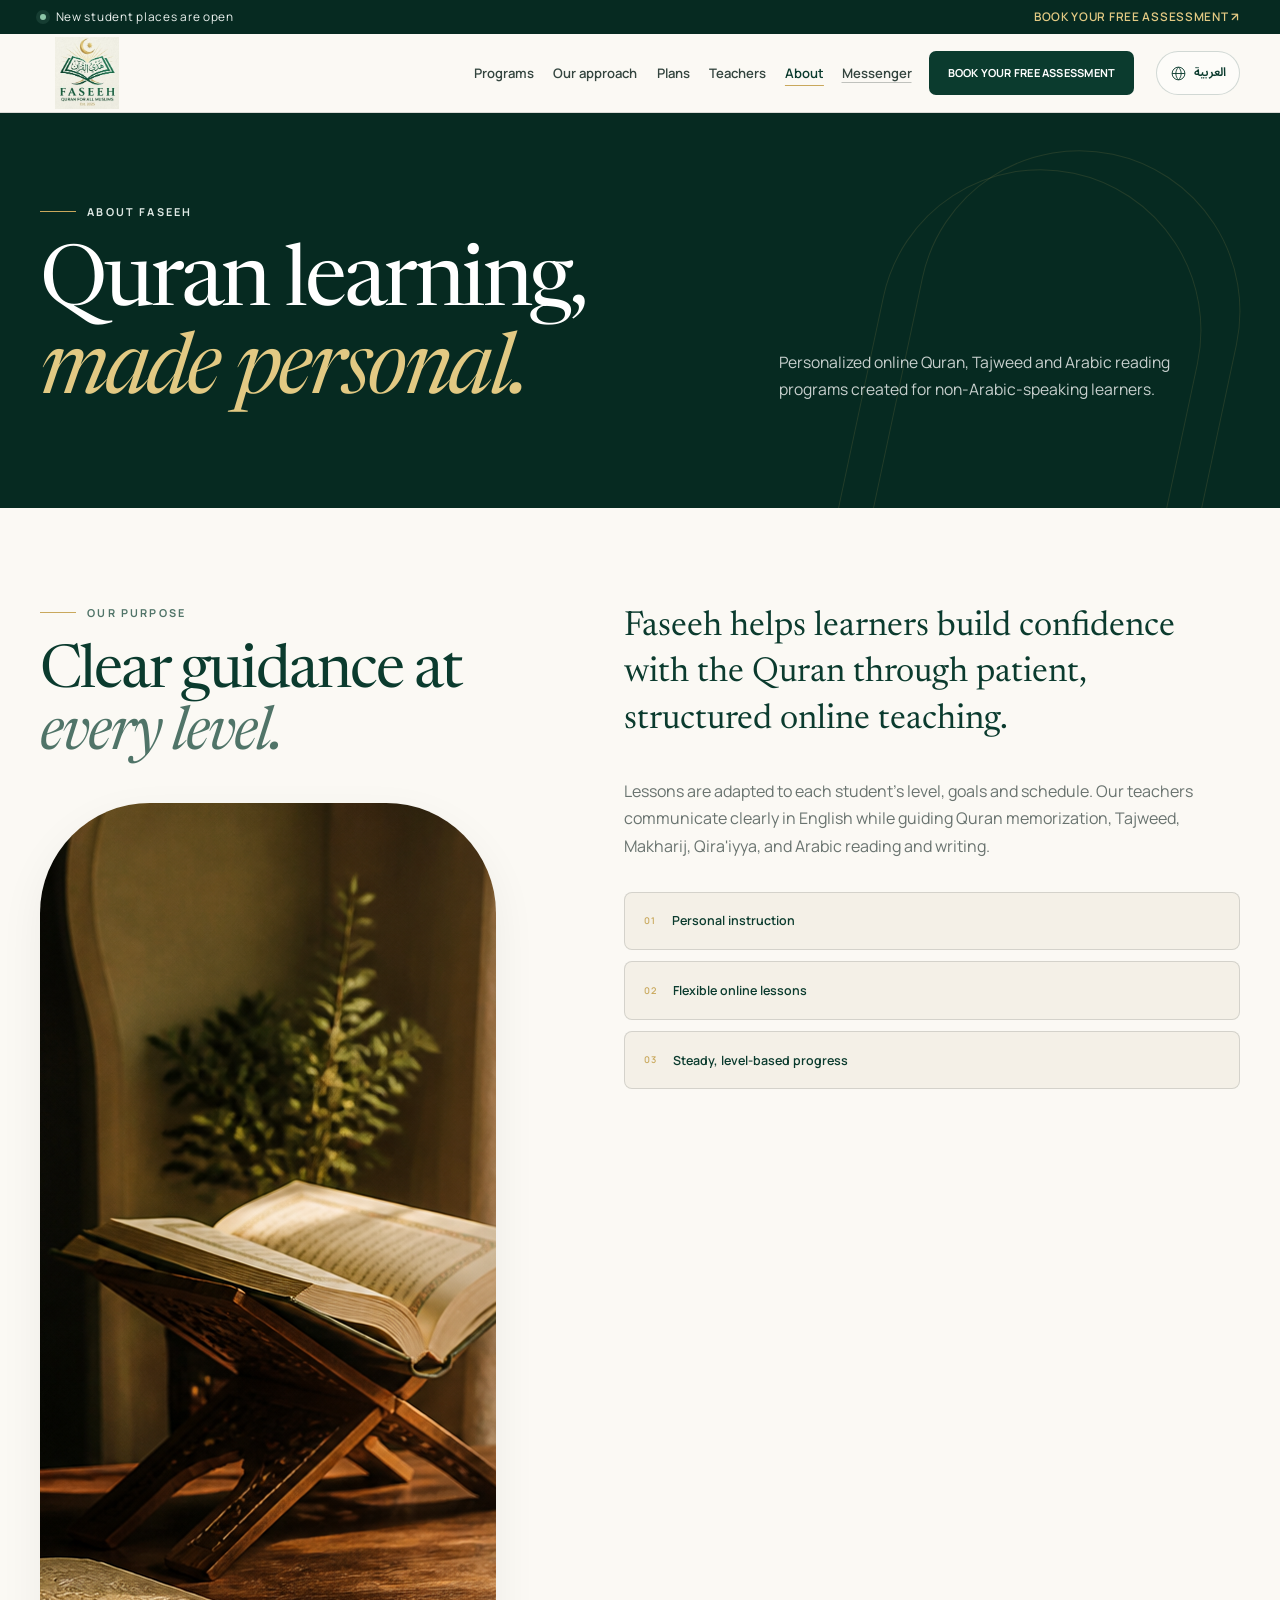
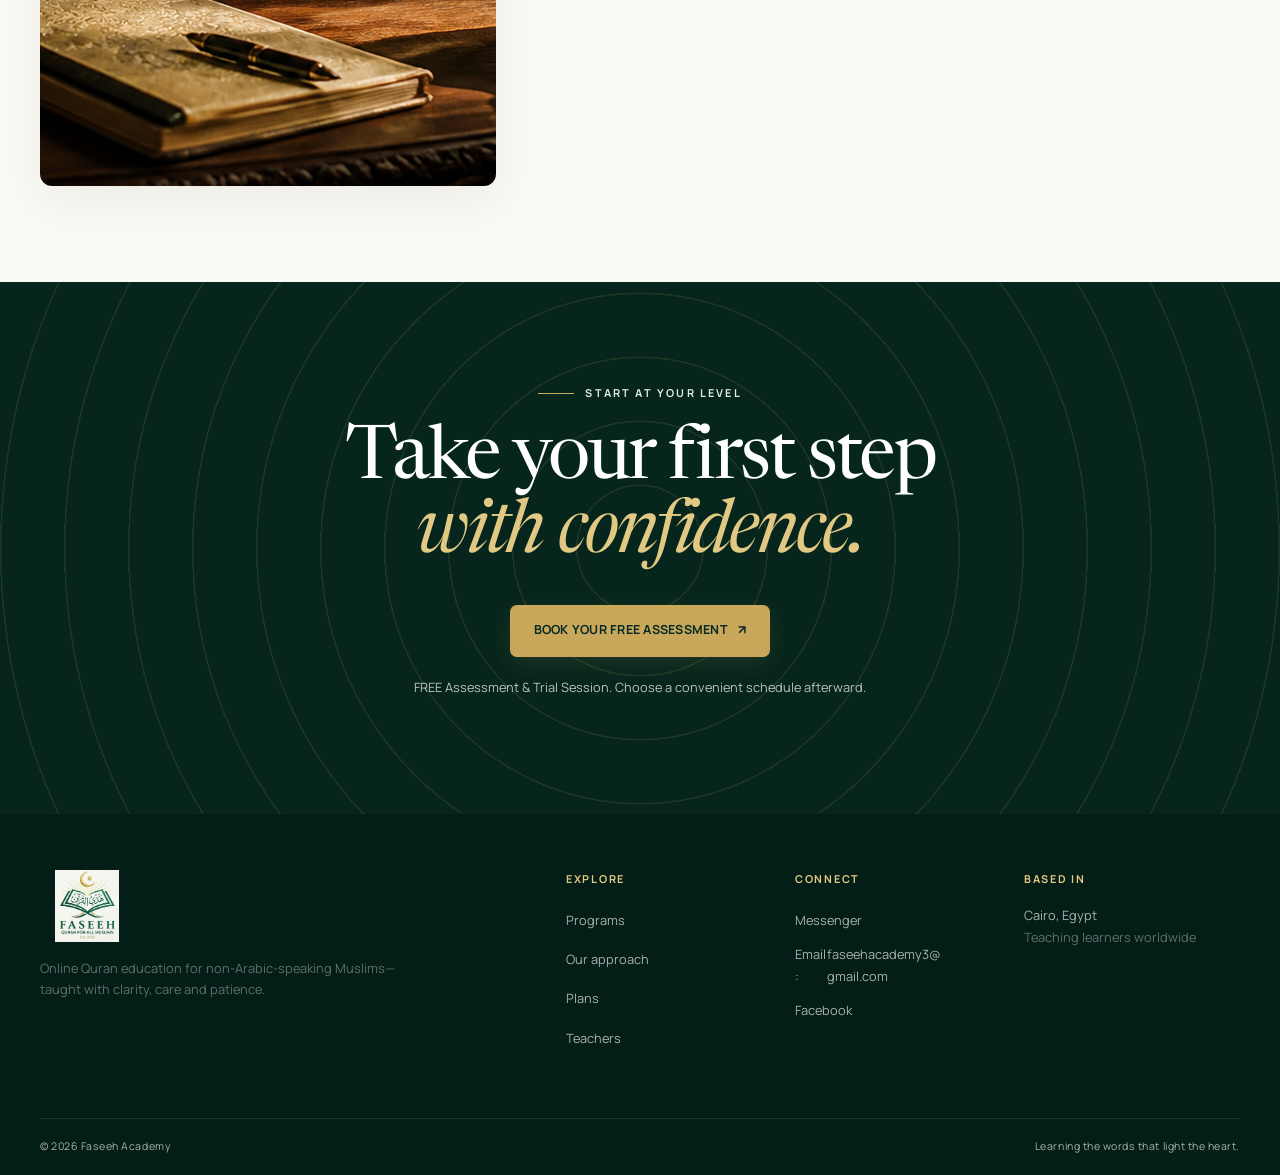
<file: about.html>
<!doctype html>
<html lang="en" dir="ltr">
<head>
  <meta charset="utf-8">
  <meta name="viewport" content="width=device-width, initial-scale=1">
  <meta name="description" content="About Faseeh Academy and our personalized online Quran, Tajweed and Arabic reading programs for non-Arabic-speaking learners." data-i18n-content="about.description">
  <meta name="theme-color" content="#082f25">
  <title data-i18n="about.title">About Faseeh Academy</title>
  <link rel="icon" href="images/favicon.svg" type="image/svg+xml">
  <link rel="preconnect" href="https://fonts.googleapis.com">
  <link rel="preconnect" href="https://fonts.gstatic.com" crossorigin>
  <link href="https://fonts.googleapis.com/css2?family=DM+Sans:wght@400;500;600;700&family=Manrope:wght@400;500;600;700&family=Newsreader:opsz,wght@6..72,400;6..72,500;6..72,600&display=swap" rel="stylesheet">
  <link rel="stylesheet" href="css/styles.css">
  <link rel="stylesheet" href="css/refinements.css">
  <link rel="stylesheet" href="css/i18n.css">
</head>
<body>
  <a class="skip-link" href="#main" data-i18n="site.skip">Skip to content</a>
  <div class="announcement"><div class="container announcement-inner"><p data-i18n-text="site.openings"><span class="status-dot" aria-hidden="true"></span> New student places are open</p><a href="booking.html?source=announcement" data-i18n-text="cta.assessment">BOOK YOUR FREE ASSESSMENT <span aria-hidden="true">↗</span></a></div></div>

  <header class="site-header">
    <nav class="navbar container" aria-label="Primary navigation" data-i18n-aria-label="nav.primary">
      <a class="brand" href="index.html" aria-label="Faseeh Academy home" data-i18n-aria-label="site.home"><img src="images/logo.jpg" alt="Faseeh Academy — Quran for all Muslims" class="official-logo" width="92" height="68" data-i18n-alt="site.logo"></a>
      <a class="language-switch" data-language-switch href="?lang=ar" lang="ar" hreflang="ar" aria-label="View this website in Arabic" data-i18n-aria-label="nav.languageArabic"><svg viewBox="0 0 24 24" aria-hidden="true" focusable="false"><circle cx="12" cy="12" r="9"/><path d="M3 12h18M12 3c-5 5-5 13 0 18M12 3c5 5 5 13 0 18"/></svg><span>العربية</span></a>
      <button class="nav-toggle" type="button" aria-expanded="false" aria-controls="navMenu" aria-label="Open navigation" data-i18n-aria-label="nav.open"><span></span><span></span></button>
      <div class="nav-menu" id="navMenu">
        <ul class="nav-links"><li><a href="index.html#programs" data-i18n="nav.programs">Programs</a></li><li><a href="index.html#approach" data-i18n="nav.approach">Our approach</a></li><li><a href="index.html#plans" data-i18n="nav.plans">Plans</a></li><li><a href="teachers.html" data-i18n="nav.teachers">Teachers</a></li><li><a href="about.html" aria-current="page" data-i18n="nav.about">About</a></li></ul>
        <a class="text-link nav-contact" href="https://m.me/61577487350894" target="_blank" rel="noopener noreferrer" data-i18n="nav.messenger">Messenger</a>
        <a class="btn btn-small btn-primary" href="booking.html?source=header" data-i18n="cta.assessment">BOOK YOUR FREE ASSESSMENT</a>
      </div>
    </nav>
  </header>

  <main id="main">
    <section class="page-hero">
      <div class="container page-hero-grid">
        <div class="reveal"><p class="eyebrow eyebrow-light" data-i18n-text="about.eyebrow"><span></span> About Faseeh</p><h1 data-i18n-text="about.heroTitle">Quran learning,<br><em data-i18n="about.heroEm">made personal.</em></h1></div>
        <div class="page-hero-copy reveal"><p data-i18n="about.intro">Personalized online Quran, Tajweed and Arabic reading programs created for non-Arabic-speaking learners.</p></div>
      </div>
    </section>

    <section class="section about-page-section">
      <div class="container about-page-grid">
        <div class="reveal"><p class="eyebrow" data-i18n-text="about.purpose"><span></span> Our purpose</p><h2 data-i18n-text="about.guidance">Clear guidance at<br><em data-i18n="about.guidanceEm">every level.</em></h2><figure class="about-page-image"><img src="images/faseeh-hero-editorial.png" alt="A quiet moment of Quran study" loading="lazy" width="1600" height="983" data-i18n-alt="about.image"></figure></div>
        <div class="about-page-copy reveal">
          <p class="lead-copy" data-i18n="about.lead">Faseeh helps learners build confidence with the Quran through patient, structured online teaching.</p>
          <p data-i18n="about.copy">Lessons are adapted to each student’s level, goals and schedule. Our teachers communicate clearly in English while guiding Quran memorization, Tajweed, Makharij, Qira'iyya, and Arabic reading and writing.</p>
          <div class="about-focus">
            <p data-i18n-text="about.focus1"><span>01</span>Personal instruction</p>
            <p data-i18n-text="about.focus2"><span>02</span>Flexible online lessons</p>
            <p data-i18n-text="about.focus3"><span>03</span>Steady, level-based progress</p>
          </div>
        </div>
      </div>
    </section>

    <section class="closing-cta">
      <div class="closing-pattern" aria-hidden="true"></div>
      <div class="container closing-inner reveal"><p class="eyebrow eyebrow-light" data-i18n-text="about.ctaEyebrow"><span></span> Start at your level</p><h2 data-i18n-text="about.ctaTitle">Take your first step<br><em data-i18n="about.ctaEm">with confidence.</em></h2><a class="btn btn-gold" href="booking.html?source=final" data-i18n-text="cta.assessment">BOOK YOUR FREE ASSESSMENT <span aria-hidden="true">↗</span></a><p data-i18n="about.ctaNote">FREE Assessment &amp; Trial Session. Choose a convenient schedule afterward.</p></div>
    </section>
  </main>

  <footer class="footer">
    <div class="container footer-main">
      <div class="footer-brand"><a class="brand brand-light" href="index.html"><img src="images/logo.jpg" alt="Faseeh Academy — Quran for all Muslims" class="official-logo" width="92" height="68" data-i18n-alt="site.logo"></a><p><span class="footer-tagline" data-i18n="footer.tagline">Online Quran education for non-Arabic-speaking Muslims—taught with clarity, care and patience.</span><span class="mobile-location" data-i18n="footer.locationShort">Cairo, Egypt · Online worldwide</span></p></div>
      <div><h3 data-i18n="footer.explore">Explore</h3><ul><li><a href="index.html#programs" data-i18n="nav.programs">Programs</a></li><li><a href="index.html#approach" data-i18n="nav.approach">Our approach</a></li><li><a href="index.html#plans" data-i18n="nav.plans">Plans</a></li><li><a href="teachers.html" data-i18n="nav.teachers">Teachers</a></li></ul></div>
      <div><h3 data-i18n="footer.connect">Connect</h3><ul><li><a href="https://m.me/61577487350894" target="_blank" rel="noopener noreferrer" data-i18n="nav.messenger">Messenger</a></li><li><a href="mailto:faseehacademy3@gmail.com" data-i18n-text="footer.emailLabel">Email: <bdi dir="ltr">faseehacademy3@<wbr>gmail.com</bdi></a></li><li><a href="https://facebook.com/faseehacademy" target="_blank" rel="noopener noreferrer" data-i18n="nav.facebook">Facebook</a></li></ul></div>
      <div><h3 data-i18n="footer.based">Based in</h3><p data-i18n-text="footer.cairo">Cairo, Egypt<br><span data-i18n="footer.worldwide">Teaching learners worldwide</span></p></div>
    </div>
    <div class="container footer-bottom"><p data-i18n-text="_|site.name">© <span data-year></span> Faseeh Academy</p><p data-i18n="footer.motto">Learning the words that light the heart.</p></div>
  </footer>
  <script src="js/translations.js"></script>
  <script src="js/i18n.js"></script>
  <script src="js/script.js"></script>
</body>
</html>
</file>
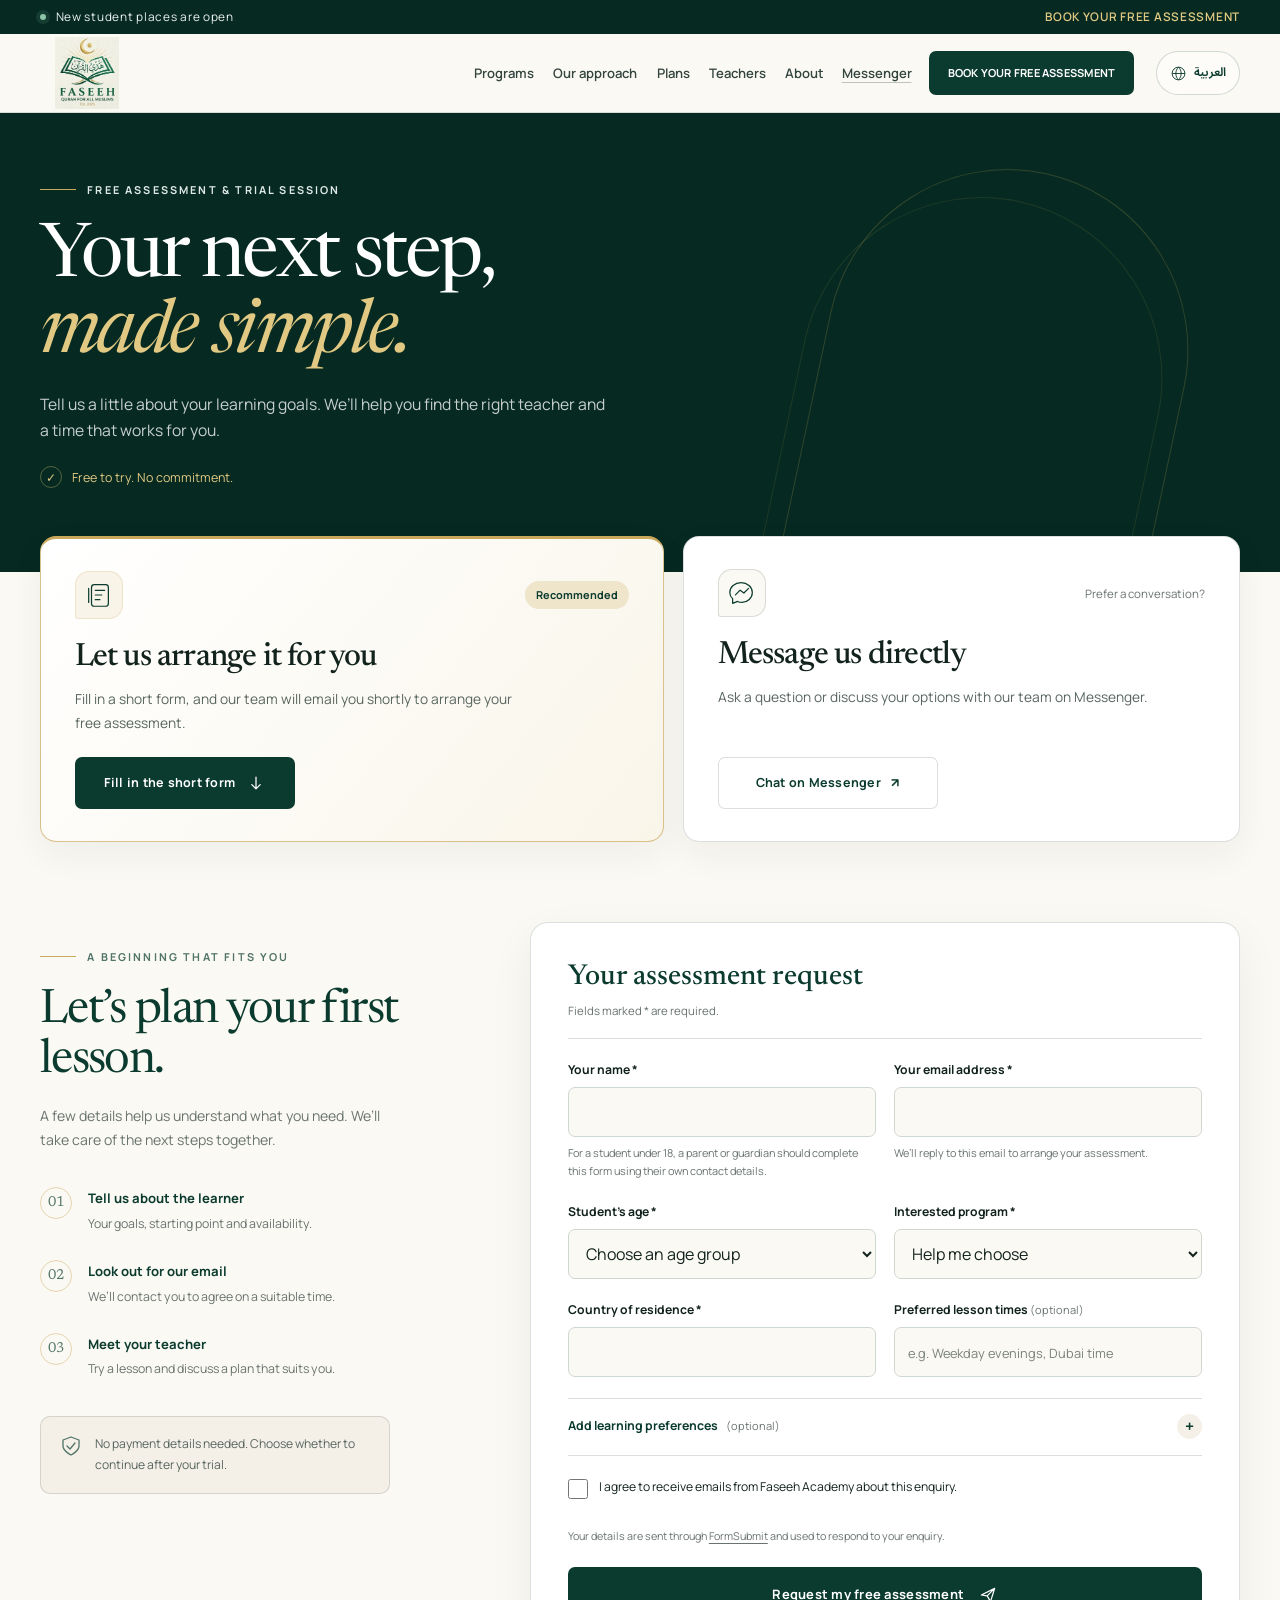
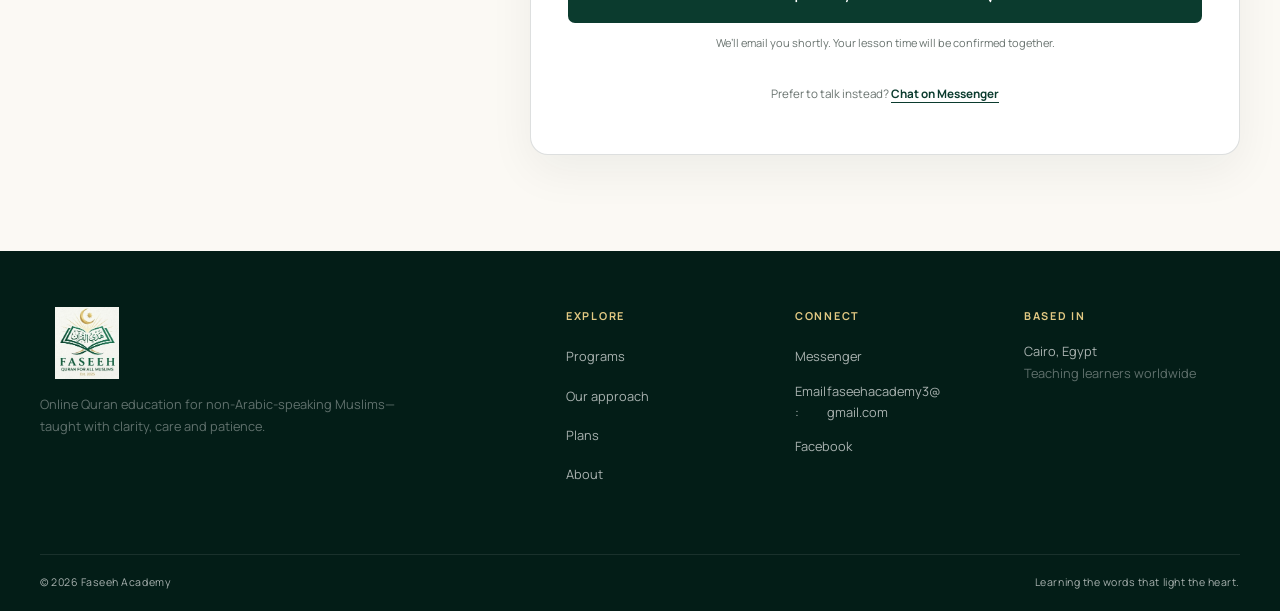
<file: booking.html>
<!doctype html>
<html lang="en" dir="ltr">
<head>
  <meta charset="utf-8">
  <meta name="viewport" content="width=device-width, initial-scale=1">
  <meta name="description" content="Arrange your free Quran and Tajweed assessment with Faseeh Academy. Send a short enquiry or speak with us on Messenger." data-i18n-content="booking.description">
  <meta name="theme-color" content="#082f25">
  <title data-i18n="booking.pageTitle">Book Your Free Assessment | Faseeh Academy</title>
  <link rel="icon" href="images/favicon.svg" type="image/svg+xml">
  <link rel="preconnect" href="https://fonts.googleapis.com">
  <link rel="preconnect" href="https://fonts.gstatic.com" crossorigin>
  <link href="https://fonts.googleapis.com/css2?family=DM+Sans:wght@400;500;600;700&family=Manrope:wght@400;500;600;700&family=Newsreader:opsz,wght@6..72,400;6..72,500;6..72,600&display=swap" rel="stylesheet">
  <link rel="stylesheet" href="css/styles.css">
  <link rel="stylesheet" href="css/refinements.css">
  <link rel="stylesheet" href="css/i18n.css">
  <link rel="stylesheet" href="css/booking.css">
</head>
<body class="booking-page">
  <a class="skip-link" href="#main" data-i18n="site.skip">Skip to content</a>
  <div class="announcement"><div class="container announcement-inner"><p data-i18n-text="site.openings"><span class="status-dot" aria-hidden="true"></span> New student places are open</p><a href="#assessment-form" data-i18n="cta.assessment">BOOK YOUR FREE ASSESSMENT</a></div></div>
  <header class="site-header">
    <nav class="navbar container" aria-label="Primary navigation" data-i18n-aria-label="nav.primary">
      <a class="brand" href="index.html" aria-label="Faseeh Academy home" data-i18n-aria-label="site.home"><img src="images/logo.jpg" alt="Faseeh Academy — Quran for all Muslims" class="official-logo" width="92" height="68" data-i18n-alt="site.logo"></a>
      <a class="language-switch" data-language-switch href="?lang=ar" lang="ar" hreflang="ar" aria-label="View this website in Arabic" data-i18n-aria-label="nav.languageArabic"><svg viewBox="0 0 24 24" aria-hidden="true" focusable="false"><circle cx="12" cy="12" r="9"/><path d="M3 12h18M12 3c-5 5-5 13 0 18M12 3c5 5 5 13 0 18"/></svg><span>العربية</span></a>
      <button class="nav-toggle" type="button" aria-expanded="false" aria-controls="navMenu" aria-label="Open navigation" data-i18n-aria-label="nav.open"><span></span><span></span></button>
      <div class="nav-menu" id="navMenu">
        <ul class="nav-links"><li><a href="index.html#programs" data-i18n="nav.programs">Programs</a></li><li><a href="index.html#approach" data-i18n="nav.approach">Our approach</a></li><li><a href="index.html#plans" data-i18n="nav.plans">Plans</a></li><li><a href="teachers.html" data-i18n="nav.teachers">Teachers</a></li><li><a href="about.html" data-i18n="nav.about">About</a></li></ul>
        <a class="text-link nav-contact" href="https://m.me/61577487350894" target="_blank" rel="noopener noreferrer" data-i18n="nav.messenger">Messenger</a>
        <a class="btn btn-small btn-primary" href="#assessment-form" data-i18n="cta.assessment">BOOK YOUR FREE ASSESSMENT</a>
      </div>
    </nav>
  </header>

  <main id="main">
    <section class="booking-hero">
      <div class="container booking-hero-inner">
        <p class="eyebrow eyebrow-light" data-i18n-text="booking.offer"><span></span> FREE Assessment &amp; Trial Session</p>
        <h1><span data-i18n="booking.heroTitle">Your next step,</span><br><em data-i18n="booking.heroEm">made simple.</em></h1>
        <p class="booking-hero-copy" data-i18n="booking.heroIntro">Tell us a little about your learning goals. We’ll help you find the right teacher and a time that works for you.</p>
        <p class="booking-no-commitment"><span aria-hidden="true">✓</span> <span data-i18n="booking.noCommitment">Free to try. No commitment.</span></p>
      </div>
    </section>

    <section class="container booking-choices" aria-label="Choose how to get in touch" data-i18n-aria-label="booking.optionsLabel">
      <article class="booking-option booking-option-form">
        <div class="booking-option-top"><span class="booking-option-icon" aria-hidden="true"><svg viewBox="0 0 32 32" fill="none"><rect x="8" y="5" width="18" height="23" rx="3"/><path d="M12 11h10M12 16h7M12 21h5M5 9v15"/></svg></span><span class="booking-recommended" data-i18n="booking.recommended">Recommended</span></div>
        <h2 data-i18n="booking.formOption">Let us arrange it for you</h2>
        <p data-i18n="booking.formOptionIntro">Fill in a short form, and our team will email you shortly to arrange your free assessment.</p>
        <a class="btn btn-primary" href="#assessment-form"><span data-i18n="booking.formOptionCta">Fill in the short form</span><svg viewBox="0 0 24 24" aria-hidden="true" fill="none"><path d="M12 5v14m-5-5 5 5 5-5"/></svg></a>
      </article>
      <article class="booking-option booking-option-chat">
        <div class="booking-option-top"><span class="booking-option-icon" aria-hidden="true"><svg viewBox="0 0 32 32" fill="none"><path d="M27 15.5c0 6-5 10.5-11 10.5-1.7 0-3.3-.3-4.7-1L6 27v-5c-2-1.7-3-4-3-6.5C3 9.5 8.3 5 15 5s12 4.5 12 10.5Z"/><path d="m9 18 5-5 4 3 5-5"/></svg></span><span class="booking-option-kicker" data-i18n="booking.chatKicker">Prefer a conversation?</span></div>
        <h2 data-i18n="booking.chatOption">Message us directly</h2>
        <p data-i18n="booking.chatOptionIntro">Ask a question or discuss your options with our team on Messenger.</p>
        <a class="btn booking-chat-button" href="https://m.me/61577487350894" target="_blank" rel="noopener noreferrer"><span data-i18n="booking.chatCta">Chat on Messenger</span><span aria-hidden="true">↗</span></a>
      </article>
    </section>

    <section class="container booking-section" id="assessment-form" aria-labelledby="bookingFormTitle">
      <aside class="booking-guide">
        <p class="eyebrow" data-i18n-text="booking.formEyebrow"><span></span> A beginning that fits you</p>
        <h2 id="bookingFormTitle" data-i18n="booking.formTitle">Let’s plan your first lesson.</h2>
        <p data-i18n="booking.formIntro">A few details help us understand what you need. We’ll take care of the next steps together.</p>
        <ol class="booking-next-steps">
          <li><span aria-hidden="true">01</span><div><h3 data-i18n="booking.step1">Tell us about the learner</h3><p data-i18n="booking.step1Intro">Your goals, starting point and availability.</p></div></li>
          <li><span aria-hidden="true">02</span><div><h3 data-i18n="booking.step2">Look out for our email</h3><p data-i18n="booking.step2Intro">We’ll contact you to agree on a suitable time.</p></div></li>
          <li><span aria-hidden="true">03</span><div><h3 data-i18n="booking.step3">Meet your teacher</h3><p data-i18n="booking.step3Intro">Try a lesson and discuss a plan that suits you.</p></div></li>
        </ol>
        <div class="booking-guide-note"><svg viewBox="0 0 24 24" aria-hidden="true" fill="none"><path d="M12 3 4 6v6c0 5 8 9 8 9s8-4 8-9V6l-8-3Z"/><path d="m8 12 3 3 5-6"/></svg><p data-i18n="booking.guideNote">No payment details needed. Choose whether to continue after your trial.</p></div>
      </aside>
      <div class="booking-form-shell">
        <form id="bookingForm" class="booking-form" action="https://formsubmit.co/faseehacademy3@gmail.com" method="POST">
          <div class="booking-form-heading"><h3 data-i18n="booking.detailsTitle">Your assessment request</h3><p data-i18n="booking.fieldsNote">Fields marked * are required.</p></div>
          <div class="booking-field"><label for="bookingName"><span data-i18n="booking.name">Your name</span> <span aria-hidden="true">*</span></label><input id="bookingName" name="name" required maxlength="80" autocomplete="name" dir="auto" aria-describedby="bookingGuardian"><p class="booking-field-help" id="bookingGuardian" data-i18n="booking.guardian">For a student under 18, a parent or guardian should complete this form using their own contact details.</p></div>
          <div class="booking-field"><label for="bookingEmail"><span data-i18n="booking.email">Your email address</span> <span aria-hidden="true">*</span></label><input id="bookingEmail" name="email" type="email" required maxlength="254" autocomplete="email" dir="ltr" aria-describedby="bookingEmailHelp"><p class="booking-field-help" id="bookingEmailHelp" data-i18n="booking.emailHelp">We’ll reply to this email to arrange your assessment.</p></div>
          <div class="booking-field"><label for="bookingAge"><span data-i18n="booking.age">Student’s age</span> <span aria-hidden="true">*</span></label><select id="bookingAge" name="age" required><option value="" data-i18n="booking.ageChoose">Choose an age group</option><option value="under7" data-i18n="booking.ageUnder7">Under 7</option><option value="7-12" data-i18n="booking.age7to12">7–12 years</option><option value="13-17" data-i18n="booking.age13to17">13–17 years</option><option value="adult" data-i18n="booking.ageAdult">18 or older</option></select></div>
          <div class="booking-field"><label for="bookingProgram"><span data-i18n="booking.program">Interested program</span> <span aria-hidden="true">*</span></label><select id="bookingProgram" name="program" required><option value="unsure" data-i18n="booking.programUnsure">Help me choose</option><option value="memorization" data-i18n="booking.programMemorization">Quran Memorization</option><option value="beginner" data-i18n="booking.programBeginner">Tajweed for Beginners</option><option value="intermediate" data-i18n="booking.programIntermediate">Tajweed for Intermediate</option><option value="makharij" data-i18n="booking.programMakharij">Makharij Course</option><option value="qiraiyya" data-i18n="booking.programQiraiyya">Qira’iyya Course</option><option value="arabic" data-i18n="booking.programArabic">Arabic Reading &amp; Writing</option></select></div>
          <div class="booking-field"><label for="bookingCountry"><span data-i18n="booking.country">Country of residence</span> <span aria-hidden="true">*</span></label><input id="bookingCountry" name="country" required maxlength="80" autocomplete="country-name" dir="auto"></div>
          <div class="booking-field"><label for="bookingSchedule"><span data-i18n="booking.schedule">Preferred lesson times</span> <span class="booking-optional" data-i18n="booking.optional">(optional)</span></label><input id="bookingSchedule" name="schedule" maxlength="180" dir="auto" placeholder="e.g. Weekday evenings, Dubai time" data-i18n-placeholder="booking.schedulePlaceholder"></div>
          <details class="booking-extra"><summary><span data-i18n="booking.moreDetails">Add learning preferences</span><span class="booking-optional" data-i18n="booking.optional">(optional)</span><span class="booking-details-plus" aria-hidden="true">+</span></summary><div class="booking-extra-fields">
            <div class="booking-field"><label for="bookingLevel" data-i18n="booking.level">Current level</label><select id="bookingLevel" name="level"><option value="unsure" data-i18n="booking.levelUnsure">Not sure</option><option value="new" data-i18n="booking.levelNew">Complete beginner</option><option value="some" data-i18n="booking.levelSome">Some reading experience</option><option value="confident" data-i18n="booking.levelConfident">Reading confidently; developing recitation</option></select></div>
            <div class="booking-field"><label for="bookingPlan" data-i18n="booking.plan">Preferred tier</label><select id="bookingPlan" name="plan"><option value="unsure" data-i18n="booking.planUnsure">Not decided yet</option><option value="halaqah" data-i18n="booking.planHalaqah">Halaqah — $7/hour</option><option value="private" data-i18n="booking.planPrivate">Private — $10/hour</option><option value="excellence" data-i18n="booking.planExcellence">Excellence — $15/hour</option></select></div>
            <div class="booking-field booking-field-wide"><label for="bookingMessage" data-i18n="booking.message">Anything you’d like us to know?</label><textarea id="bookingMessage" name="message" rows="3" maxlength="1000" dir="auto" aria-describedby="bookingMessageHelp" placeholder="Learning goals, teacher preferences or a question…" data-i18n-placeholder="booking.messagePlaceholder"></textarea><p class="booking-field-help" id="bookingMessageHelp" data-i18n="booking.messageHelp">Please don’t include sensitive personal details.</p></div>
          </div></details>
          <div class="booking-consent"><label for="bookingConsent"><input id="bookingConsent" name="consent" type="checkbox" value="yes" required><span data-i18n="booking.consent">I agree to receive emails from Faseeh Academy about this enquiry.</span></label><p class="booking-privacy"><span data-i18n="booking.privacyBefore">Your details are sent through </span><a href="https://formsubmit.co/privacy.pdf" target="_blank" rel="noopener noreferrer">FormSubmit</a><span data-i18n="booking.privacyAfter"> and used to respond to your enquiry.</span></p></div>
          <div class="booking-honeypot" aria-hidden="true"><label for="bookingWebsite">Leave this field empty</label><input id="bookingWebsite" name="_honey" type="text" tabindex="-1" autocomplete="off"></div>
          <input type="hidden" name="_template" value="table"><input type="hidden" name="_subject" value="Faseeh Academy | Free assessment request"><input type="hidden" name="_captcha" value="false">
          <p id="bookingError" class="booking-error" hidden role="alert" tabindex="-1"></p>
          <div class="booking-submit-row"><button id="bookingSubmit" class="btn btn-primary" type="submit"><span data-booking-submit-label data-i18n="booking.submit">Request my free assessment</span><svg viewBox="0 0 24 24" aria-hidden="true" fill="none"><path d="m4 12 16-8-5 16-4-7-7-1Zm7 1 9-9"/></svg></button><p data-i18n="booking.submitNote">We’ll email you shortly. Your lesson time will be confirmed together.</p></div>
          <noscript><p class="booking-noscript">Submitting opens our secure form service to complete your request. / عند الإرسال، ستنتقل إلى خدمة النماذج الآمنة لإكمال طلبك.</p></noscript>
        </form>
        <div id="bookingSuccess" class="booking-success" hidden tabindex="-1" role="status"><span class="booking-success-icon" aria-hidden="true">✓</span><p class="eyebrow" data-i18n="booking.successEyebrow">Your next step is underway</p><h3 data-i18n="booking.successTitle">Request submitted.</h3><p data-i18n="booking.successIntro">We’ll email you shortly to arrange your free assessment. This does not confirm a lesson time.</p><p class="booking-reference"><span data-i18n="booking.reference">Request reference</span><bdi id="bookingReference" dir="ltr"></bdi></p><a class="btn btn-primary" href="index.html" data-i18n="booking.backHome">Back to the homepage</a></div>
        <p class="booking-form-fallback"><span data-i18n="booking.fallback">Prefer to talk instead?</span> <a href="https://m.me/61577487350894" target="_blank" rel="noopener noreferrer" data-i18n="booking.chatCta">Chat on Messenger</a></p>
      </div>
    </section>
  </main>

  <footer class="footer">
    <div class="container footer-main">
      <div class="footer-brand"><a class="brand brand-light" href="index.html"><img src="images/logo.jpg" alt="Faseeh Academy — Quran for all Muslims" class="official-logo" width="92" height="68" data-i18n-alt="site.logo"></a><p><span class="footer-tagline" data-i18n="footer.tagline">Online Quran education for non-Arabic-speaking Muslims—taught with clarity, care and patience.</span><span class="mobile-location" data-i18n="footer.locationShort">Cairo, Egypt · Online worldwide</span></p></div>
      <div><h3 data-i18n="footer.explore">Explore</h3><ul><li><a href="index.html#programs" data-i18n="nav.programs">Programs</a></li><li><a href="index.html#approach" data-i18n="nav.approach">Our approach</a></li><li><a href="index.html#plans" data-i18n="nav.plans">Plans</a></li><li><a href="about.html" data-i18n="nav.about">About</a></li></ul></div>
      <div><h3 data-i18n="footer.connect">Connect</h3><ul><li><a href="https://m.me/61577487350894" target="_blank" rel="noopener noreferrer" data-i18n="nav.messenger">Messenger</a></li><li><a href="mailto:faseehacademy3@gmail.com" data-i18n-text="footer.emailLabel">Email: <bdi dir="ltr">faseehacademy3@<wbr>gmail.com</bdi></a></li><li><a href="https://facebook.com/faseehacademy" target="_blank" rel="noopener noreferrer" data-i18n="nav.facebook">Facebook</a></li></ul></div>
      <div><h3 data-i18n="footer.based">Based in</h3><p data-i18n-text="footer.cairo">Cairo, Egypt<br><span data-i18n="footer.worldwide">Teaching learners worldwide</span></p></div>
    </div>
    <div class="container footer-bottom"><p data-i18n-text="_|site.name">© <span data-year></span> Faseeh Academy</p><p data-i18n="footer.motto">Learning the words that light the heart.</p></div>
  </footer>
  <script src="js/translations.js"></script>
  <script src="js/booking-copy.js"></script>
  <script src="js/i18n.js"></script>
  <script src="js/script.js"></script>
  <script src="js/booking-form.js"></script>
</body>
</html>
</file>
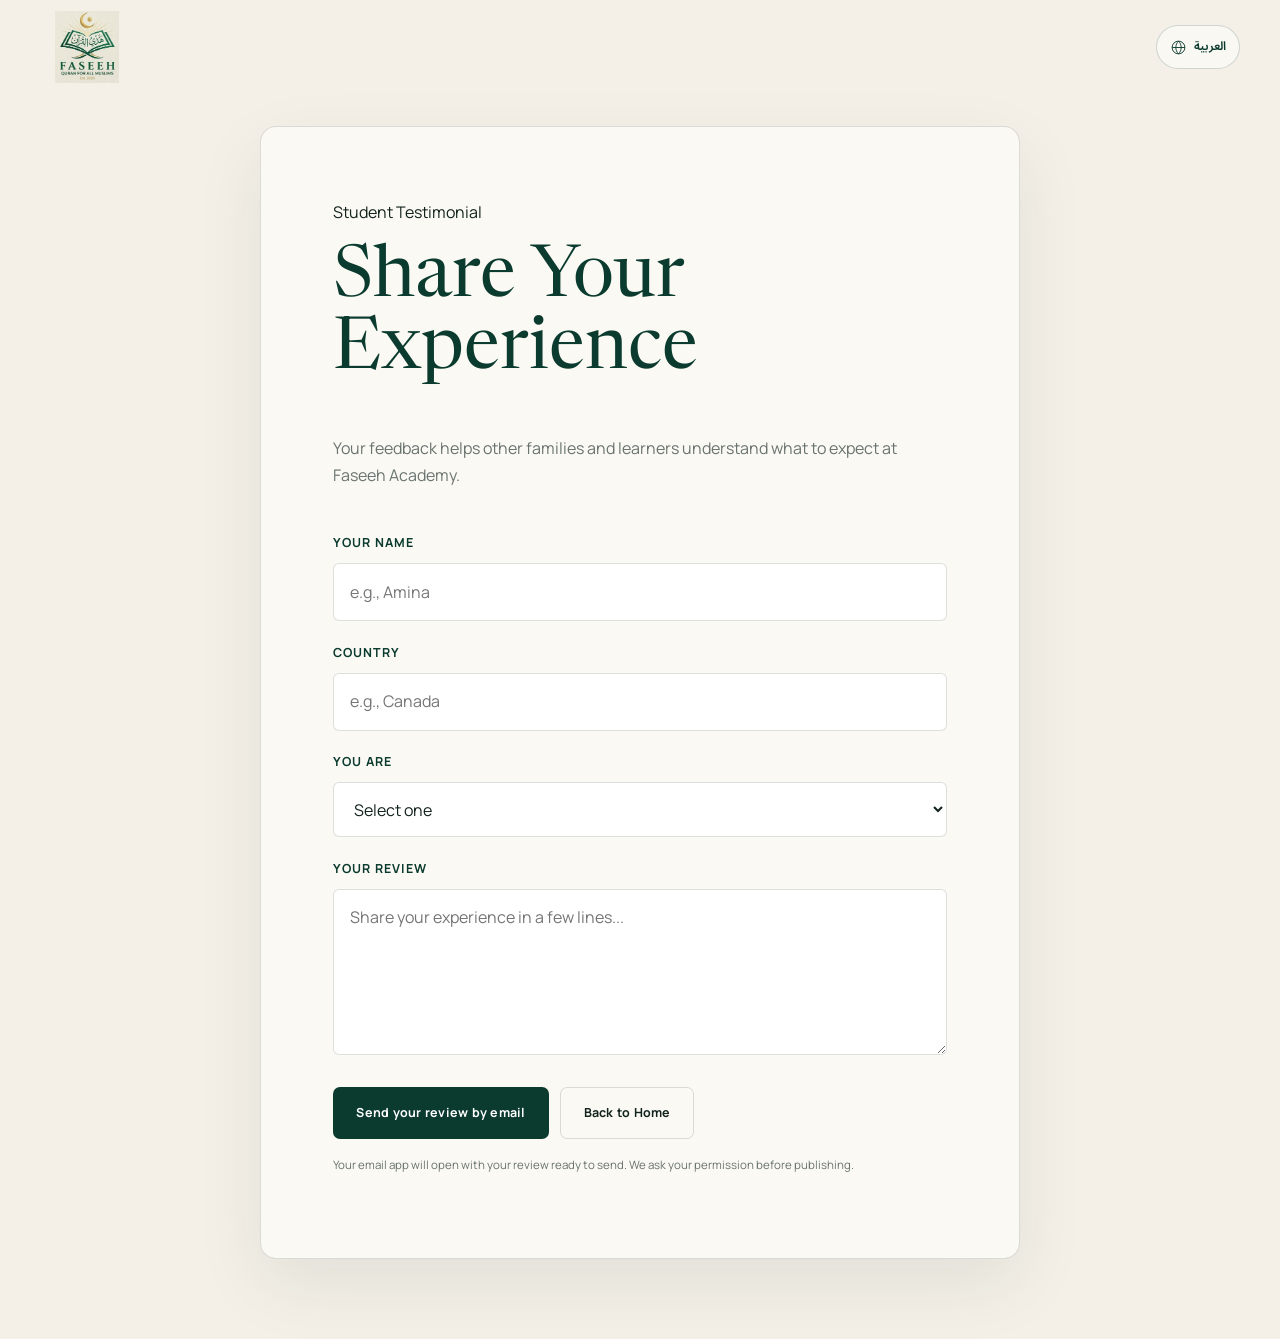
<file: leave-review.html>
<!DOCTYPE html>
<html lang="en" dir="ltr">
<head>
  <meta charset="UTF-8" />
  <meta name="viewport" content="width=device-width, initial-scale=1.0" />
  <meta name="description" content="Share your learning experience with Faseeh Academy." data-i18n-content="review.description" />
  <title data-i18n="review.title">Leave a Review | Faseeh Academy</title>
  <link rel="icon" type="image/svg+xml" href="images/favicon.svg" />
  <link rel="preconnect" href="https://fonts.googleapis.com" />
  <link rel="preconnect" href="https://fonts.gstatic.com" crossorigin />
  <link href="https://fonts.googleapis.com/css2?family=DM+Sans:wght@400;500;600;700&family=Manrope:wght@400;500;600;700&family=Newsreader:opsz,wght@6..72,400;6..72,500;6..72,600&display=swap" rel="stylesheet" />
  <link rel="stylesheet" href="css/styles.css" />
  <link rel="stylesheet" href="css/refinements.css">
  <link rel="stylesheet" href="css/i18n.css">
</head>
<body class="review-page">
  <header class="review-header container">
    <a class="brand" href="index.html" aria-label="Faseeh Academy home" data-i18n-aria-label="site.home"><img src="images/logo.jpg" alt="Faseeh Academy — Quran for all Muslims" class="official-logo" width="92" height="68" data-i18n-alt="site.logo"></a>
    <a class="language-switch" data-language-switch href="?lang=ar" lang="ar" hreflang="ar" aria-label="View this website in Arabic" data-i18n-aria-label="nav.languageArabic"><svg viewBox="0 0 24 24" aria-hidden="true" focusable="false"><circle cx="12" cy="12" r="9"/><path d="M3 12h18M12 3c-5 5-5 13 0 18M12 3c5 5 5 13 0 18"/></svg><span>العربية</span></a>
  </header>
  <main class="section">
    <div class="container">
      <div class="review-shell card">
        <p class="section-tag" data-i18n="review.tag">Student Testimonial</p>
        <h1 data-i18n="review.heading">Share Your Experience</h1>
        <p class="review-intro" data-i18n="review.intro">Your feedback helps other families and learners understand what to expect at Faseeh Academy.</p>

        <form id="reviewForm" class="review-form" novalidate>
          <label for="reviewName" data-i18n="review.name">Your Name</label>
          <input id="reviewName" name="name" type="text" required placeholder="e.g., Amina" data-i18n-placeholder="review.namePlaceholder" />

          <label for="reviewCountry" data-i18n="review.country">Country</label>
          <input id="reviewCountry" name="country" type="text" required placeholder="e.g., Canada" data-i18n-placeholder="review.countryPlaceholder" />

          <label for="reviewRole" data-i18n="review.role">You are</label>
          <select id="reviewRole" name="role" required>
            <option value="" selected disabled data-i18n="review.select">Select one</option>
            <option value="student" data-i18n="review.student">Student</option>
            <option value="parent" data-i18n="review.parent">Parent</option>
            <option value="guardian" data-i18n="review.guardian">Guardian</option>
          </select>

          <label for="reviewText" data-i18n="review.text">Your Review</label>
          <textarea id="reviewText" name="message" rows="5" required placeholder="Share your experience in a few lines..." data-i18n-placeholder="review.textPlaceholder"></textarea>

          <div class="review-actions">
            <button type="submit" class="btn btn-primary" data-i18n="review.submit">Send your review by email</button>
            <a href="index.html" class="btn btn-secondary" data-i18n="review.back">Back to Home</a>
          </div>
        </form>

        <p class="review-handoff-note" data-i18n="review.note">Your email app will open with your review ready to send. We ask your permission before publishing.</p>
        <section id="reviewSuccess" class="review-success" aria-live="polite" hidden>
          <h2 data-i18n="review.ready">Your review is ready to send.</h2>
          <p data-i18n="review.sendNote">Please send it from your email app to complete your submission.</p>
          <p data-i18n="review.fallback">If your email app did not open, contact us on Messenger.</p>
          <div class="review-actions">
            <a href="https://m.me/61577487350894" target="_blank" rel="noopener noreferrer" class="btn btn-primary" data-i18n="review.messenger">Contact us on Messenger</a>
            <button id="submitAnother" type="button" class="btn btn-secondary" data-i18n="review.edit">Edit your review</button>
          </div>
        </section>
      </div>
    </div>
  </main>

  <script src="js/translations.js"></script>
  <script src="js/i18n.js"></script>
  <script src="js/review-form.js"></script>
</body>
</html>
</file>
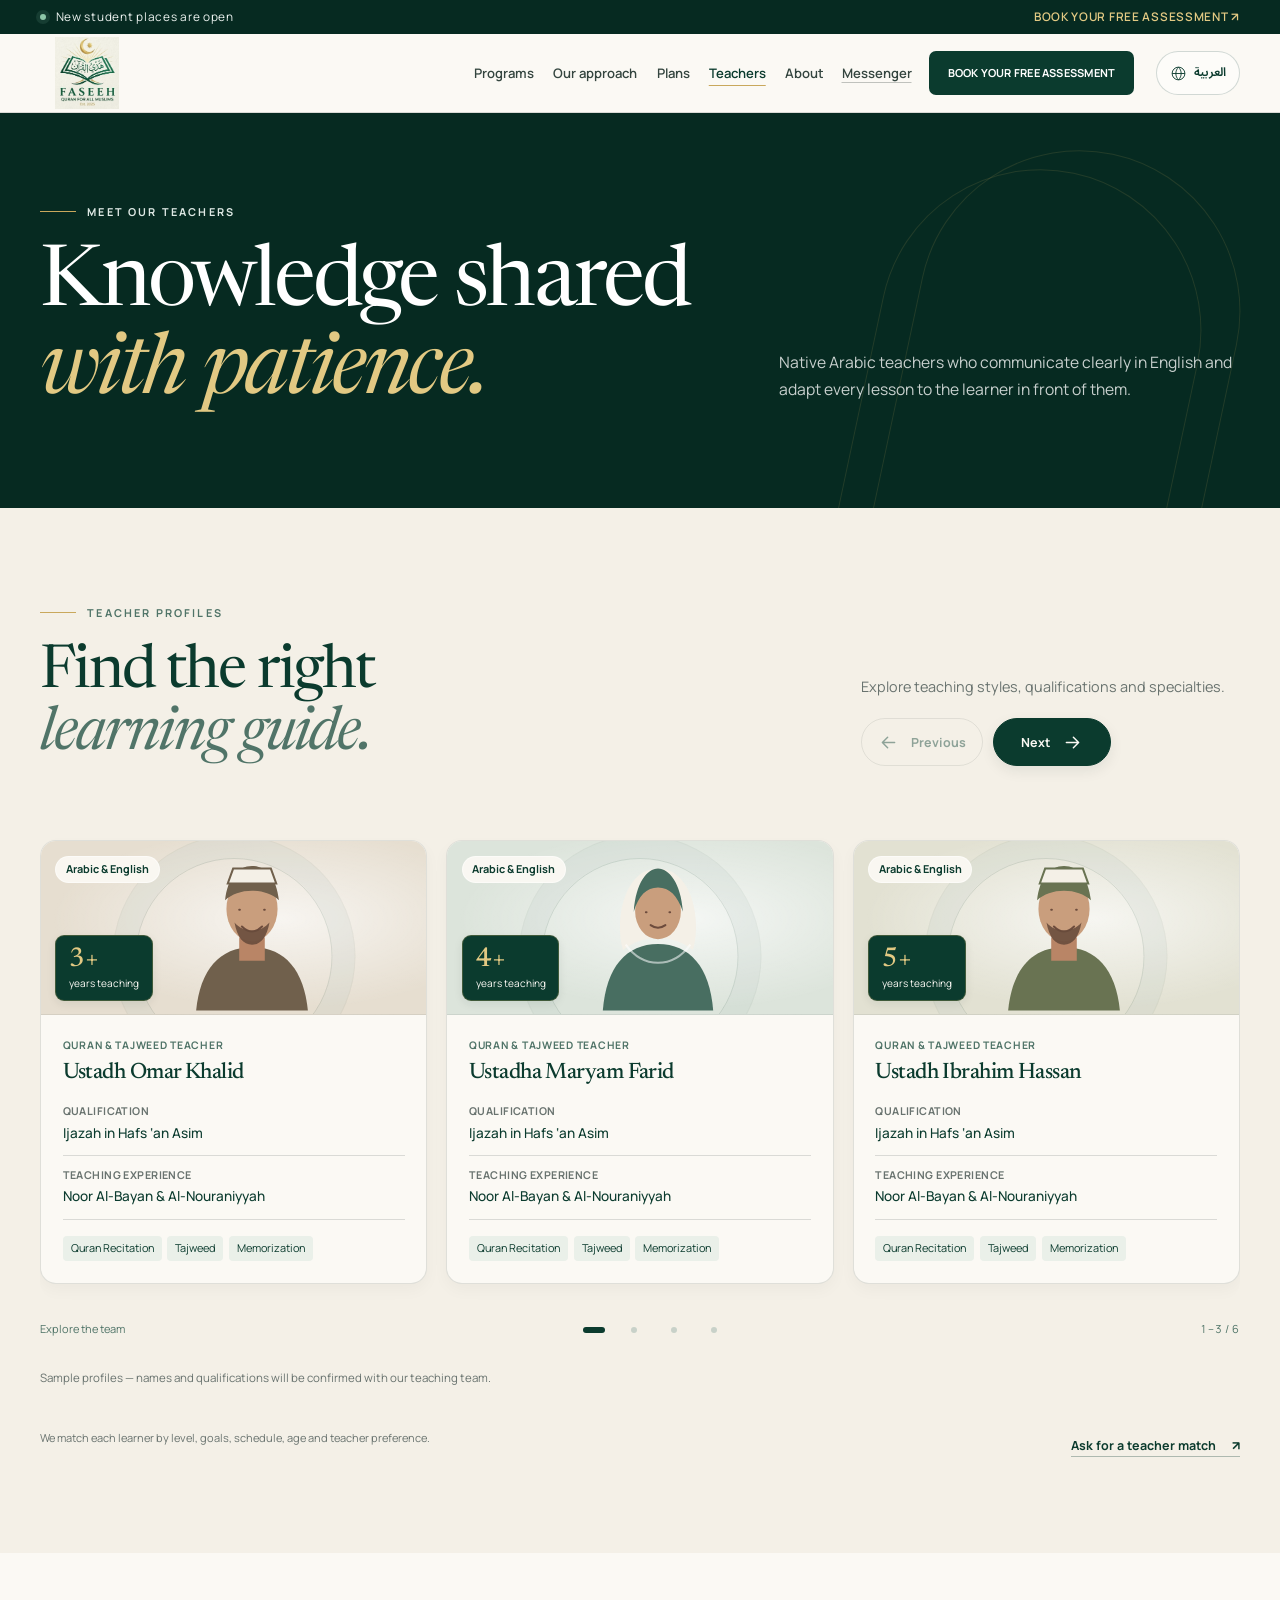
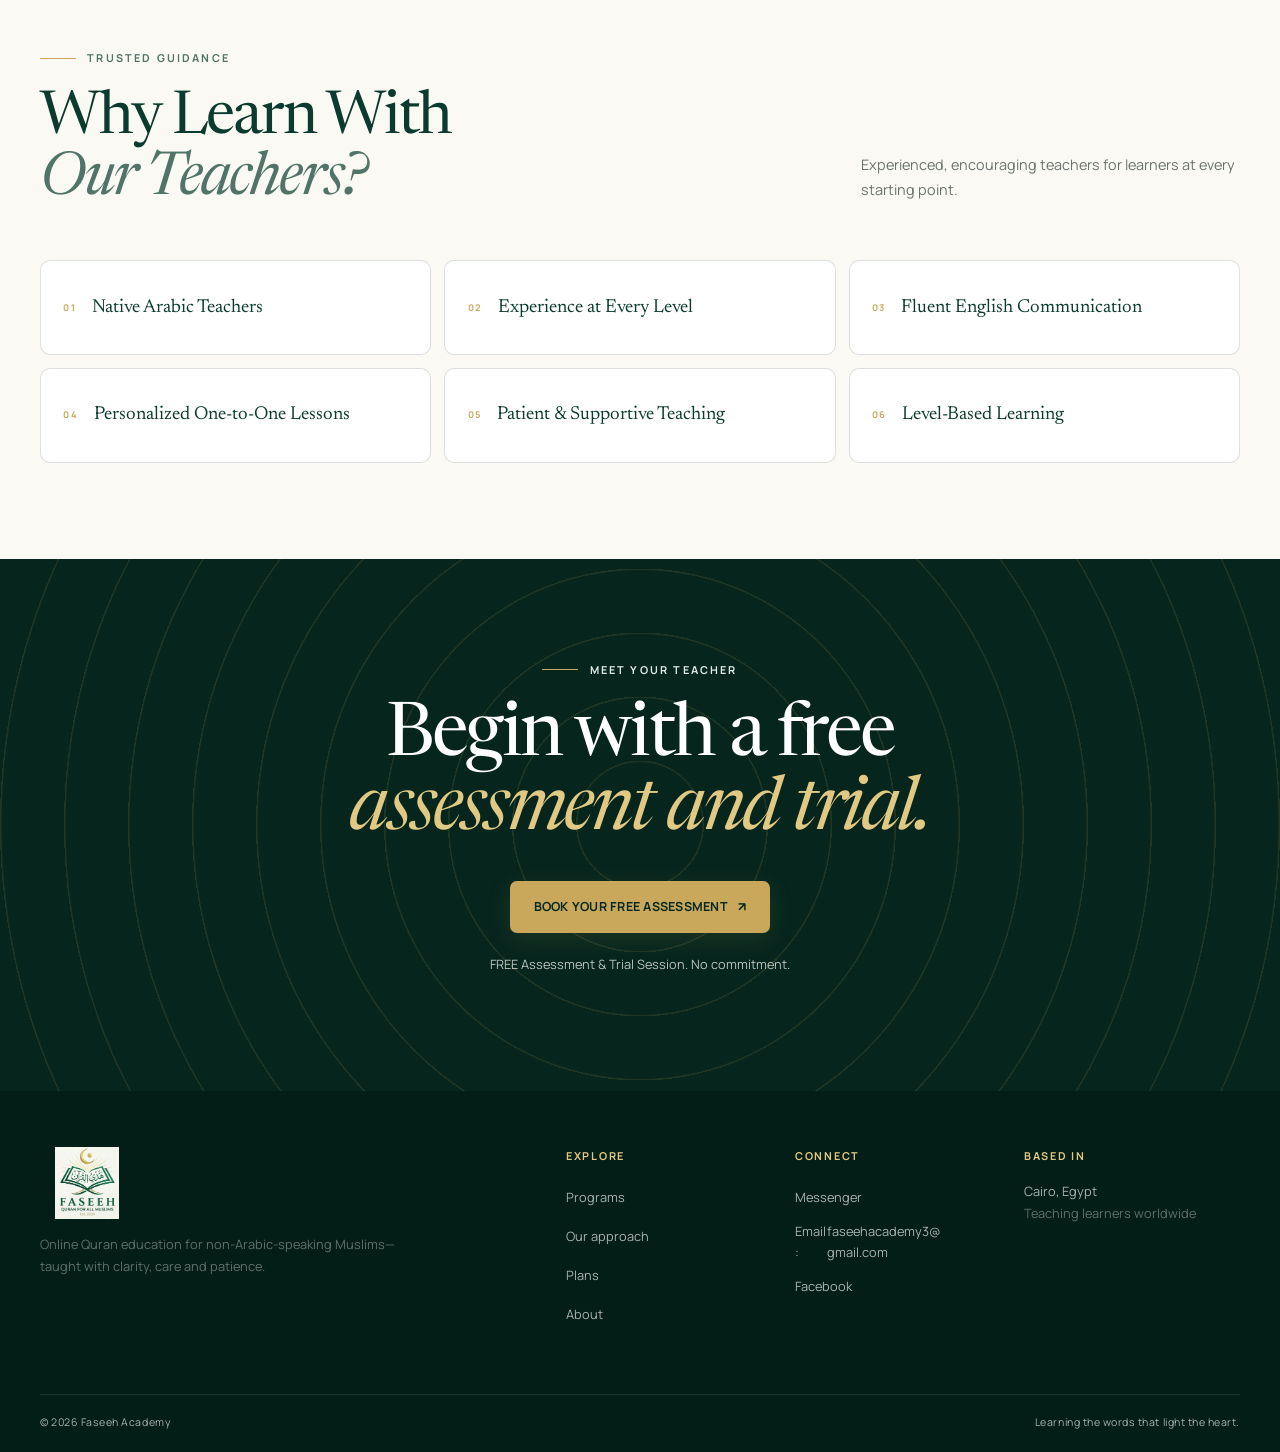
<file: teachers.html>
<!doctype html>
<html lang="en" dir="ltr">
<head>
  <meta charset="utf-8">
  <meta name="viewport" content="width=device-width, initial-scale=1">
  <meta name="description" content="Meet the patient, experienced Quran and Arabic teachers at Faseeh Academy." data-i18n-content="teachers.pageDescription">
  <meta name="theme-color" content="#082f25">
  <title data-i18n="teachers.pageTitle">Our Teachers | Faseeh Academy</title>
  <link rel="icon" href="images/favicon.svg" type="image/svg+xml">
  <link rel="preconnect" href="https://fonts.googleapis.com">
  <link rel="preconnect" href="https://fonts.gstatic.com" crossorigin>
  <link href="https://fonts.googleapis.com/css2?family=DM+Sans:wght@400;500;600;700&family=Manrope:wght@400;500;600;700&family=Newsreader:opsz,wght@6..72,400;6..72,500;6..72,600&display=swap" rel="stylesheet">
  <link rel="stylesheet" href="css/styles.css">
  <link rel="stylesheet" href="css/refinements.css">
  <link rel="stylesheet" href="css/teachers.css">
  <link rel="stylesheet" href="css/i18n.css">
</head>
<body>
  <a class="skip-link" href="#main" data-i18n="site.skip">Skip to content</a>
  <div class="announcement"><div class="container announcement-inner"><p data-i18n-text="site.openings"><span class="status-dot" aria-hidden="true"></span> New student places are open</p><a href="booking.html?source=announcement" data-i18n-text="cta.assessment">BOOK YOUR FREE ASSESSMENT <span aria-hidden="true">↗</span></a></div></div>

  <header class="site-header">
    <nav class="navbar container" aria-label="Primary navigation" data-i18n-aria-label="nav.primary">
      <a class="brand" href="index.html" aria-label="Faseeh Academy home" data-i18n-aria-label="site.home"><img src="images/logo.jpg" alt="Faseeh Academy — Quran for all Muslims" class="official-logo" width="92" height="68" data-i18n-alt="site.logo"></a>
      <a class="language-switch" data-language-switch href="?lang=ar" lang="ar" hreflang="ar" aria-label="View this website in Arabic" data-i18n-aria-label="nav.languageArabic"><svg viewBox="0 0 24 24" aria-hidden="true" focusable="false"><circle cx="12" cy="12" r="9"/><path d="M3 12h18M12 3c-5 5-5 13 0 18M12 3c5 5 5 13 0 18"/></svg><span>العربية</span></a>
      <button class="nav-toggle" type="button" aria-expanded="false" aria-controls="navMenu" aria-label="Open navigation" data-i18n-aria-label="nav.open"><span></span><span></span></button>
      <div class="nav-menu" id="navMenu">
        <ul class="nav-links"><li><a href="index.html#programs" data-i18n="nav.programs">Programs</a></li><li><a href="index.html#approach" data-i18n="nav.approach">Our approach</a></li><li><a href="index.html#plans" data-i18n="nav.plans">Plans</a></li><li><a href="teachers.html" aria-current="page" data-i18n="nav.teachers">Teachers</a></li><li><a href="about.html" data-i18n="nav.about">About</a></li></ul>
        <a class="text-link nav-contact" href="https://m.me/61577487350894" target="_blank" rel="noopener noreferrer" data-i18n="nav.messenger">Messenger</a>
        <a class="btn btn-small btn-primary" href="booking.html?source=header" data-i18n="cta.assessment">BOOK YOUR FREE ASSESSMENT</a>
      </div>
    </nav>
  </header>

  <main id="main">
    <section class="page-hero">
      <div class="container page-hero-grid">
        <div class="reveal">
          <p class="eyebrow eyebrow-light" data-i18n-text="teachers.meet"><span></span> Meet our teachers</p>
          <h1 data-i18n-text="teachers.heroTitle">Knowledge shared<br><em data-i18n="teachers.heroEm">with patience.</em></h1>
        </div>
        <div class="page-hero-copy reveal">
          <p data-i18n="teachers.heroIntro">Native Arabic teachers who communicate clearly in English and adapt every lesson to the learner in front of them.</p>
        </div>
      </div>
    </section>

    <section class="section teachers-preview teachers-page-section" id="teacher-profiles">
      <div class="container">
        <div class="section-intro reveal">
          <div><p class="eyebrow" data-i18n-text="teachers.profiles"><span></span> Teacher profiles</p><h2 data-i18n-text="teachers.findTitle">Find the right<br><em data-i18n="teachers.findEm">learning guide.</em></h2></div>
          <div class="section-intro-side"><p data-i18n="teachers.profileIntro">Explore teaching styles, qualifications and specialties.</p><div class="carousel-controls" data-teacher-controls><button type="button" data-teacher-prev aria-label="Previous teacher" data-i18n-aria-label="teachers.previous">←</button><button type="button" data-teacher-next aria-label="Next teacher" data-i18n-aria-label="teachers.next">→</button></div></div>
        </div>
        <div class="teacher-viewport reveal" data-teacher-slider aria-label="Teacher profiles carousel" data-i18n-aria-label="teachers.carousel"></div>
        <p class="teacher-template-note" data-i18n="teachers.template">Sample profiles — names and qualifications will be confirmed with our teaching team.</p>
        <div class="teachers-footer reveal"><p data-i18n="teachers.matchIntro">We match each learner by level, goals, schedule, age and teacher preference.</p><a class="arrow-link" href="booking.html?source=teachers" data-i18n-text="teachers.match">Ask for a teacher match <span>↗</span></a></div>
      </div>
    </section>

    <section class="section teacher-page-benefits">
      <div class="container">
        <div class="section-intro compact-intro reveal">
          <div><p class="eyebrow" data-i18n-text="teachers.trust"><span></span> Trusted guidance</p><h2 data-i18n-text="teachers.whyTitle">Why Learn With<br><em data-i18n="teachers.whyEm">Our Teachers?</em></h2></div>
          <p data-i18n="teachers.whyIntro">Experienced, encouraging teachers for learners at every starting point.</p>
        </div>
        <div class="benefits-grid reveal">
          <p data-i18n-text="teachers.native"><span>01</span>Native Arabic Teachers</p>
          <p data-i18n-text="teachers.experience"><span>02</span>Experience at Every Level</p>
          <p data-i18n-text="teachers.english"><span>03</span>Fluent English Communication</p>
          <p data-i18n-text="teachers.personal"><span>04</span>Personalized One-to-One Lessons</p>
          <p data-i18n-text="teachers.patient"><span>05</span>Patient &amp; Supportive Teaching</p>
          <p data-i18n-text="teachers.level"><span>06</span>Level-Based Learning</p>
        </div>
      </div>
    </section>

    <section class="closing-cta">
      <div class="closing-pattern" aria-hidden="true"></div>
      <div class="container closing-inner reveal"><p class="eyebrow eyebrow-light" data-i18n-text="approach.step2"><span></span> Meet your teacher</p><h2 data-i18n-text="teachers.ctaTitle">Begin with a free<br><em data-i18n="teachers.ctaEm">assessment and trial.</em></h2><a class="btn btn-gold" href="booking.html?source=final" data-i18n-text="cta.assessment">BOOK YOUR FREE ASSESSMENT <span aria-hidden="true">↗</span></a><p data-i18n="closing.noCommitment">FREE Assessment &amp; Trial Session. No commitment.</p></div>
    </section>
  </main>

  <footer class="footer">
    <div class="container footer-main">
      <div class="footer-brand"><a class="brand brand-light" href="index.html"><img src="images/logo.jpg" alt="Faseeh Academy — Quran for all Muslims" class="official-logo" width="92" height="68" data-i18n-alt="site.logo"></a><p><span class="footer-tagline" data-i18n="footer.tagline">Online Quran education for non-Arabic-speaking Muslims—taught with clarity, care and patience.</span><span class="mobile-location" data-i18n="footer.locationShort">Cairo, Egypt · Online worldwide</span></p></div>
      <div><h3 data-i18n="footer.explore">Explore</h3><ul><li><a href="index.html#programs" data-i18n="nav.programs">Programs</a></li><li><a href="index.html#approach" data-i18n="nav.approach">Our approach</a></li><li><a href="index.html#plans" data-i18n="nav.plans">Plans</a></li><li><a href="about.html" data-i18n="nav.about">About</a></li></ul></div>
      <div><h3 data-i18n="footer.connect">Connect</h3><ul><li><a href="https://m.me/61577487350894" target="_blank" rel="noopener noreferrer" data-i18n="nav.messenger">Messenger</a></li><li><a href="mailto:faseehacademy3@gmail.com" data-i18n-text="footer.emailLabel">Email: <bdi dir="ltr">faseehacademy3@<wbr>gmail.com</bdi></a></li><li><a href="https://facebook.com/faseehacademy" target="_blank" rel="noopener noreferrer" data-i18n="nav.facebook">Facebook</a></li></ul></div>
      <div><h3 data-i18n="footer.based">Based in</h3><p data-i18n-text="footer.cairo">Cairo, Egypt<br><span data-i18n="footer.worldwide">Teaching learners worldwide</span></p></div>
    </div>
    <div class="container footer-bottom"><p data-i18n-text="_|site.name">© <span data-year></span> Faseeh Academy</p><p data-i18n="footer.motto">Learning the words that light the heart.</p></div>
  </footer>
  <script src="js/translations.js"></script>
  <script src="js/i18n.js"></script>
  <script src="js/data/teachers.js"></script>
  <script src="js/teachers.js"></script>
  <script src="js/script.js"></script>
</body>
</html>
</file>
<file: css/styles.css>
:root {
  --ink: #12221d;
  --forest: #0b3b2e;
  --forest-deep: #062a21;
  --sage: #507468;
  --gold: #c9a85c;
  --gold-light: #e2c983;
  --cream: #f4f0e7;
  --paper: #fbf9f4;
  --line: rgba(18, 34, 29, 0.14);
  --white: #fff;
  --muted: #69736f;
  --display: "Newsreader", Georgia, serif;
  --sans: "Manrope", "DM Sans", sans-serif;
  --container: 1200px;
  --ease: cubic-bezier(.22, 1, .36, 1);
}

* { box-sizing: border-box; }
html { scroll-behavior: smooth; }
body {
  margin: 0;
  color: var(--ink);
  background: var(--paper);
  font-family: var(--sans);
  font-size: 16px;
  line-height: 1.7;
  overflow-x: hidden;
}
body.menu-open { overflow: hidden; }
img { display: block; max-width: 100%; }
a { color: inherit; text-decoration: none; }
button, input, select, textarea { font: inherit; }
button { color: inherit; }
p, h1, h2, h3, blockquote { margin-top: 0; }
.container { width: min(calc(100% - 40px), var(--container)); margin-inline: auto; }
.section { padding: clamp(5.5rem, 9vw, 9rem) 0; }
.skip-link { position: fixed; left: 1rem; top: -100px; z-index: 100; padding: .75rem 1rem; background: var(--gold); color: var(--forest-deep); }
.skip-link:focus { top: 1rem; }

.announcement { background: var(--forest-deep); color: #eef4f1; font-size: .74rem; letter-spacing: .06em; }
.announcement-inner { min-height: 34px; display: flex; justify-content: space-between; align-items: center; gap: 1rem; }
.announcement p { display: flex; align-items: center; gap: .6rem; margin: 0; }
.announcement a { color: var(--gold-light); font-weight: 600; }
.status-dot { width: 6px; height: 6px; border-radius: 50%; background: #8dc6a8; box-shadow: 0 0 0 4px rgba(141,198,168,.12); }

.site-header { position: relative; z-index: 30; background: rgba(251,249,244,.95); border-bottom: 1px solid var(--line); backdrop-filter: blur(14px); }
.site-header.is-stuck { position: fixed; top: 0; left: 0; right: 0; box-shadow: 0 10px 34px rgba(6,42,33,.08); animation: drop .4s var(--ease); }
@keyframes drop { from { transform: translateY(-100%); } }
.navbar { min-height: 78px; display: flex; align-items: center; justify-content: space-between; gap: 2rem; }
.brand { display: inline-flex; align-items: center; gap: .75rem; flex: 0 0 auto; }
.brand-mark, .brand img { width: 43px; height: 43px; border-radius: 12px; }
.brand .official-logo { width: 92px; height: 68px; border-radius: 0; object-fit: contain; object-position: center; }
.brand-lockup { display: grid; line-height: 1; }
.brand-lockup strong { color: var(--forest); font-family: var(--display); font-size: 1.55rem; font-weight: 600; letter-spacing: .02em; }
.brand-lockup small { margin-top: .3rem; color: var(--sage); font-size: .57rem; font-weight: 700; letter-spacing: .2em; text-transform: uppercase; }
.nav-menu { display: flex; align-items: center; gap: 1.75rem; }
.nav-links { display: flex; align-items: center; gap: 1.65rem; margin: 0; padding: 0; list-style: none; }
.nav-links a, .nav-contact { color: #34453f; font-size: .82rem; font-weight: 600; }
.nav-links a { position: relative; }
.nav-links a::after { content: ""; position: absolute; left: 0; right: 100%; bottom: -.5rem; height: 1px; background: var(--gold); transition: right .3s ease; }
.nav-links a:hover::after, .nav-links a:focus-visible::after { right: 0; }
.text-link { text-decoration: underline; text-underline-offset: 4px; text-decoration-color: rgba(18,34,29,.25); }
.nav-toggle { display: none; width: 44px; height: 44px; padding: 0 10px; border: 0; background: transparent; cursor: pointer; }
.nav-toggle span { display: block; height: 1px; background: var(--forest); margin: 7px 0; transition: .25s ease; }

.btn { display: inline-flex; justify-content: center; align-items: center; gap: .65rem; min-height: 52px; padding: .8rem 1.4rem; border: 1px solid transparent; border-radius: 2px; font-size: .78rem; font-weight: 700; letter-spacing: .02em; cursor: pointer; transition: transform .25s var(--ease), background .25s ease, color .25s ease, border-color .25s ease; }
.btn:hover { transform: translateY(-2px); }
.btn-small { min-height: 42px; padding: .65rem 1.1rem; }
.btn-primary { background: var(--forest); color: var(--white); }
.btn-primary:hover { background: var(--forest-deep); }
.btn-gold { background: var(--gold); color: var(--forest-deep); }
.btn-gold:hover { background: var(--gold-light); }
.btn-ghost { border-color: rgba(255,255,255,.45); color: white; background: rgba(255,255,255,.04); backdrop-filter: blur(6px); }
.btn-ghost:hover { background: white; color: var(--forest); }
.btn-outline { border-color: rgba(255,255,255,.3); color: white; }

.hero { position: relative; min-height: min(830px, calc(100svh - 112px)); color: white; background: var(--forest-deep); overflow: hidden; }
.hero-media, .hero-shade { position: absolute; inset: 0; }
.hero-media { background: url("../images/faseeh-online-lesson-hero.png") center 54% / cover no-repeat; transform: scale(1.01); }
.hero-shade { background: linear-gradient(90deg, rgba(3,27,21,.97) 0%, rgba(3,27,21,.88) 35%, rgba(3,27,21,.38) 66%, rgba(3,27,21,.18) 100%), linear-gradient(0deg, rgba(3,27,21,.55) 0, transparent 34%); }
.hero::before { content: ""; position: absolute; z-index: 1; inset: 0; opacity: .12; pointer-events: none; background-image: url("data:image/svg+xml,%3Csvg width='120' height='120' viewBox='0 0 120 120' xmlns='http://www.w3.org/2000/svg'%3E%3Cfilter id='n'%3E%3CfeTurbulence type='fractalNoise' baseFrequency='.9' numOctaves='2' stitchTiles='stitch'/%3E%3C/filter%3E%3Crect width='100%25' height='100%25' filter='url(%23n)' opacity='.26'/%3E%3C/svg%3E"); }
.hero-inner { position: relative; z-index: 2; min-height: min(830px, calc(100svh - 112px)); display: grid; grid-template-columns: minmax(0, 1.3fr) minmax(310px, .7fr); align-items: center; gap: clamp(4rem, 9vw, 8rem); padding-block: 7rem 8.5rem; }
.hero-copy { max-width: 720px; }
.hero-inner > *, .hero-copy { min-width: 0; }
.eyebrow { display: flex; align-items: center; gap: .7rem; margin-bottom: 1.4rem; color: var(--sage); font-size: .68rem; font-weight: 700; letter-spacing: .2em; text-transform: uppercase; }
.eyebrow > span { width: 36px; height: 1px; background: var(--gold); }
.eyebrow-light { color: #dfe9e5; }
.hero h1, .section h2, .closing-cta h2, .page-hero h1 { font-family: var(--display); font-weight: 400; letter-spacing: -.035em; }
.hero h1 { max-width: 720px; margin-bottom: 1.6rem; color: white; font-size: clamp(3.7rem, 6.4vw, 6.7rem); line-height: .93; }
.hero h1 em, h2 em { color: var(--gold-light); font-weight: 400; }
.hero-lead { max-width: 610px; margin-bottom: 2.1rem; color: rgba(255,255,255,.78); font-size: clamp(1rem, 1.5vw, 1.17rem); line-height: 1.8; }
.hero-offer { width: fit-content; margin: -1rem 0 1.5rem; padding: .4rem .65rem; border-left: 2px solid var(--gold); color: var(--gold-light); background: rgba(255,255,255,.06); font-size: .72rem; font-weight: 700; letter-spacing: .05em; }
.hero-actions { display: flex; flex-wrap: wrap; gap: .8rem; }
.micro-proof { display: flex; align-items: center; gap: .8rem; margin: 2rem 0 0; color: rgba(255,255,255,.64); font-size: .72rem; }
.student-faces { display: flex; }
.student-faces i { display: grid; place-items: center; width: 28px; height: 28px; margin-left: -5px; border: 2px solid var(--forest-deep); border-radius: 50%; background: #d9c29b; color: var(--forest); font-size: .58rem; font-style: normal; font-weight: 700; }
.student-faces i:nth-child(2) { background: #a9bfaf; }.student-faces i:nth-child(3) { background: #c7b6a7; }
.hero-note { align-self: end; margin-bottom: 1rem; padding: 1.7rem; border: 1px solid rgba(255,255,255,.18); background: rgba(5,39,30,.62); backdrop-filter: blur(18px); }
.hero-note-label { margin-bottom: 1rem; color: var(--gold-light); font-size: .62rem; letter-spacing: .18em; text-transform: uppercase; }
.hero-note blockquote { padding-bottom: 1.5rem; border-bottom: 1px solid rgba(255,255,255,.14); font-family: var(--display); font-size: 1.35rem; line-height: 1.4; }
.hero-note-stats { display: grid; grid-template-columns: repeat(3, 1fr); gap: 1rem; }
.hero-note-stats strong, .hero-note-stats span { display: block; }
.hero-note-stats strong { color: var(--gold-light); font-family: var(--display); font-size: 1.65rem; font-weight: 500; }
.hero-note-stats span { color: rgba(255,255,255,.64); font-size: .6rem; line-height: 1.45; }
.scroll-cue { position: absolute; z-index: 2; left: 50%; bottom: 1.3rem; display: flex; flex-direction: column; align-items: center; gap: .3rem; color: rgba(255,255,255,.5); font-size: .57rem; letter-spacing: .18em; text-transform: uppercase; transform: translateX(-50%); }
.scroll-cue i { font-size: 1rem; font-style: normal; animation: bounce 1.7s infinite; }
@keyframes bounce { 50% { transform: translateY(5px); } }

.why-faseeh { padding: clamp(3.5rem, 6vw, 5.5rem) 0; border-bottom: 1px solid var(--line); background: var(--paper); }
.why-faseeh-inner { display: grid; grid-template-columns: .75fr 1.25fr; gap: clamp(3rem, 8vw, 7rem); align-items: center; }
.why-faseeh h2 { margin: 0; color: var(--forest); font-family: var(--display); font-size: clamp(2.6rem, 4.5vw, 4.3rem); font-weight: 400; letter-spacing: -.035em; line-height: 1; }
.why-faseeh h2 em { color: var(--sage); font-weight: 400; }
.why-faseeh-heading > p:last-child { max-width: 380px; margin: 1.2rem 0 0; color: var(--muted); font-size: .75rem; }
.why-faseeh-points { display: grid; grid-template-columns: 1fr 1fr; border-top: 1px solid var(--line); border-left: 1px solid var(--line); }
.why-faseeh-points p { min-height: 78px; display: flex; align-items: center; gap: .9rem; margin: 0; padding: 1rem 1.15rem; border-right: 1px solid var(--line); border-bottom: 1px solid var(--line); color: var(--forest); font-size: .72rem; font-weight: 650; line-height: 1.4; }
.why-faseeh-points p:last-child { grid-column: 1/-1; }
.why-faseeh-points span { color: var(--gold); font-size: .55rem; letter-spacing: .12em; }

.trust-bar { border-bottom: 1px solid var(--line); background: var(--cream); }
.trust-grid { min-height: 80px; display: grid; grid-template-columns: repeat(4, 1fr); align-items: center; }
.trust-grid p { margin: 0; padding: 0 1rem; border-right: 1px solid var(--line); color: #495852; font-size: .74rem; text-align: center; }
.trust-grid p:first-child { border-left: 1px solid var(--line); }
.trust-grid span { margin-right: .45rem; color: var(--gold); }

.section h2 { margin-bottom: 0; color: var(--forest); font-size: clamp(3rem, 5.1vw, 5.2rem); line-height: 1.02; }
.section h2 em { color: var(--sage); }
.welcome-grid { display: grid; grid-template-columns: 1.05fr .95fr; gap: clamp(4rem, 10vw, 9rem); align-items: end; }
.welcome-copy { padding-bottom: .45rem; }
.welcome-copy p { color: var(--muted); }
.welcome-copy .lead-copy { color: var(--ink); font-family: var(--display); font-size: clamp(1.35rem, 2.1vw, 1.8rem); line-height: 1.45; }
.arrow-link { display: inline-flex; align-items: center; gap: 1rem; margin-top: 1rem; color: var(--forest); font-size: .78rem; font-weight: 700; border-bottom: 1px solid rgba(11,59,46,.3); }
.arrow-link span { transition: transform .25s var(--ease); }.arrow-link:hover span { transform: translateX(4px); }

.programs { background: var(--cream); border-block: 1px solid var(--line); }
.section-intro { display: grid; grid-template-columns: 1.2fr .6fr; align-items: end; gap: 4rem; margin-bottom: 4.5rem; }
.section-intro > p, .section-intro-side > p { max-width: 460px; margin: 0 0 .6rem; color: var(--muted); font-size: .9rem; }
.section-intro-side { align-self: end; }
.program-grid { display: grid; grid-template-columns: repeat(3, 1fr); border-top: 1px solid rgba(11,59,46,.18); border-left: 1px solid rgba(11,59,46,.18); }
.program-card { min-height: 620px; display: flex; flex-direction: column; padding: clamp(1.6rem, 3vw, 2.5rem); border-right: 1px solid rgba(11,59,46,.18); border-bottom: 1px solid rgba(11,59,46,.18); background: rgba(255,255,255,.36); transition: background .35s ease, transform .35s var(--ease); }
.program-card:hover { position: relative; z-index: 2; background: var(--paper); transform: translateY(-7px); box-shadow: 0 20px 50px rgba(6,42,33,.08); }
.program-featured { background: var(--forest); color: white; }
.program-featured:hover { background: var(--forest-deep); }
.program-number { color: var(--sage); font-size: .62rem; letter-spacing: .14em; }
.program-featured .program-number, .program-featured .card-kicker { color: var(--gold-light); }
.program-icon { width: 72px; height: 72px; display: grid; place-items: center; margin: 4rem 0 3rem; border: 1px solid rgba(11,59,46,.2); border-radius: 50%; }
.program-icon svg { width: 38px; height: 38px; fill: none; stroke: var(--gold); stroke-width: 1.15; }
.program-featured .program-icon { border-color: rgba(255,255,255,.2); }
.card-kicker { margin-bottom: .7rem; color: var(--sage); font-size: .6rem; font-weight: 700; letter-spacing: .16em; text-transform: uppercase; }
.program-card h3 { max-width: 320px; margin-bottom: 1rem; color: var(--forest); font-family: var(--display); font-size: 2rem; font-weight: 500; line-height: 1.1; }
.program-featured h3 { color: white; }
.program-card p:not(.card-kicker) { color: var(--muted); font-size: .82rem; }
.program-featured p:not(.card-kicker) { color: rgba(255,255,255,.68); }
.tick-list { margin: 1.4rem 0 2rem; padding: 0; list-style: none; color: var(--sage); font-size: .72rem; }
.tick-list li { margin: .45rem 0; }
.tick-list li::before { content: "✓"; margin-right: .6rem; color: var(--gold); }
.program-featured .tick-list { color: rgba(255,255,255,.73); }
.program-card > a { display: flex; justify-content: space-between; margin-top: auto; padding-top: 1.2rem; border-top: 1px solid rgba(11,59,46,.14); color: var(--forest); font-size: .72rem; font-weight: 700; }
.program-featured > a { border-color: rgba(255,255,255,.14); color: var(--gold-light); }
.program-grid-six { grid-template-columns: repeat(3, 1fr); }
.program-grid-six .program-card { min-height: 390px; background: linear-gradient(145deg, rgba(255,255,255,.72), rgba(255,255,255,.3)); }
.program-grid-six .program-card:nth-child(2), .program-grid-six .program-card:nth-child(5) { background: rgba(201,237,195,.22); }
.program-grid-six .program-card:nth-child(3), .program-grid-six .program-card:nth-child(6) { background: rgba(200,218,243,.22); }
.program-grid-six .program-card:hover { background: var(--paper); }
.program-grid-six .program-icon { width: 58px; height: 58px; margin: 2.5rem 0 2rem; }
.program-grid-six .program-icon svg { width: 31px; height: 31px; }
.program-grid-six .program-card h3 { font-size: 1.7rem; }
.program-grid-six .program-card > a { margin-top: 2rem; }

.assessment { background: var(--paper); }
.assessment-box { display: grid; grid-template-columns: 1fr .9fr; gap: clamp(3rem, 9vw, 8rem); align-items: center; padding: clamp(2rem, 5vw, 4.5rem); border: 1px solid var(--line); background: white; box-shadow: 0 22px 55px rgba(6,42,33,.07); }
.assessment-box h2 { font-size: clamp(3rem, 5vw, 4.6rem); }
.assessment-copy > p { margin-bottom: 1.4rem; color: var(--muted); }
.assessment-copy ul { display: flex; flex-wrap: wrap; gap: .55rem 1.1rem; margin: 0 0 1.7rem; padding: 0; list-style: none; color: var(--sage); font-size: .7rem; }
.assessment-copy li::before { content: "✓"; margin-right: .45rem; color: var(--gold); }

.approach { background: var(--forest-deep); color: white; overflow: hidden; }
.approach-grid { display: grid; grid-template-columns: .9fr 1.1fr; gap: clamp(5rem, 10vw, 10rem); align-items: center; }
.approach h2 { color: white; }
.approach h2 em { color: var(--gold-light); }
.approach-lead { max-width: 570px; margin: 1.5rem 0 2.5rem; color: rgba(255,255,255,.62); }
.approach-visual { position: relative; min-height: 630px; }
.arch { position: absolute; border-radius: 220px 220px 0 0; }
.arch-back { inset: 8% 4% 0 24%; border: 1px solid rgba(226,201,131,.26); }
.arch-front { inset: 18% 18% 8% 5%; display: flex; flex-direction: column; align-items: center; justify-content: center; overflow: hidden; border: 1px solid rgba(255,255,255,.17); background: radial-gradient(circle at 50% 38%, rgba(201,168,92,.2), transparent 35%), linear-gradient(160deg,#124a3b,#082f25); box-shadow: 0 35px 60px rgba(0,0,0,.25); }
.arch-front::after { content: ""; position: absolute; inset: 0; opacity: .13; background-image: repeating-radial-gradient(circle at 50% 10%, transparent 0 25px, rgba(255,255,255,.16) 26px 27px); }
.arch-front p { position: relative; z-index: 1; margin: 0; color: var(--gold-light); font-family: Georgia, serif; font-size: clamp(4rem, 7vw, 6.5rem); }
.arch-front span { position: relative; z-index: 1; color: rgba(255,255,255,.55); font-size: .62rem; letter-spacing: .18em; text-transform: uppercase; }
.orbit { position: absolute; border: 1px solid rgba(201,168,92,.16); border-radius: 50%; }
.orbit-one { width: 440px; height: 440px; left: -220px; top: 4%; }.orbit-two { width: 260px; height: 260px; right: -100px; bottom: -40px; }
.method-list { margin: 0; padding: 0; list-style: none; }
.method-list li { display: grid; grid-template-columns: 52px 1fr; gap: 1.2rem; padding: 1.35rem 0; border-top: 1px solid rgba(255,255,255,.13); }
.method-list li > span { padding-top: .2rem; color: var(--gold-light); font-family: var(--display); font-size: 1.2rem; }
.method-list h3 { margin-bottom: .25rem; color: white; font-family: var(--display); font-size: 1.45rem; font-weight: 500; }
.method-list p { margin: 0; color: rgba(255,255,255,.55); font-size: .77rem; }

.teachers-preview { background: var(--paper); overflow: hidden; }
.carousel-controls { display: flex; gap: .55rem; margin-top: 1.3rem; }
.carousel-controls button, .story-nav button { width: 43px; height: 43px; border: 1px solid var(--line); border-radius: 50%; background: transparent; cursor: pointer; transition: .2s ease; }
.carousel-controls button:hover, .story-nav button:hover { background: var(--forest); color: white; }
.teacher-viewport { width: 100%; overflow: hidden; }
.teacher-track { display: flex; gap: 1.2rem; transition: transform .65s var(--ease); will-change: transform; }
.teacher-card { flex: 0 0 calc((100% - 2.4rem) / 3); min-width: 0; display: flex; flex-direction: column; border: 1px solid var(--line); background: var(--white); }
.teacher-portrait { position: relative; aspect-ratio: 4/4.4; display: grid; place-items: end center; overflow: hidden; background: radial-gradient(circle at 50% 42%, rgba(255,255,255,.62), transparent 38%), var(--portrait-bg, #d9dfd5); }
.teacher-portrait::before { content: ""; position: absolute; width: 76%; aspect-ratio: 1; top: 13%; border: 1px solid rgba(11,59,46,.14); border-radius: 50%; }
.teacher-avatar { position: relative; z-index: 1; width: 78%; height: auto; filter: drop-shadow(0 16px 18px rgba(6,42,33,.1)); }
.teacher-specialty { position: absolute; z-index: 2; left: 1rem; top: 1rem; padding: .35rem .6rem; background: rgba(251,249,244,.9); color: var(--forest); font-size: .56rem; font-weight: 700; letter-spacing: .1em; text-transform: uppercase; }
.teacher-card-body { padding: 1.5rem; }
.teacher-card h3 { margin-bottom: .2rem; color: var(--forest); font-family: var(--display); font-size: 1.65rem; font-weight: 500; }
.teacher-role { margin-bottom: 0; color: var(--gold); font-size: .65rem; font-weight: 700; letter-spacing: .1em; text-transform: uppercase; }
.teacher-details { margin: 1.1rem 0 1rem; padding: 0; border-top: 1px solid var(--line); }
.teacher-details > div { display: grid; grid-template-columns: 78px minmax(0, 1fr); gap: .7rem; padding: .68rem 0; border-bottom: 1px solid var(--line); }
.teacher-details dt { color: var(--sage); font-size: .55rem; font-weight: 700; letter-spacing: .08em; text-transform: uppercase; }
.teacher-details dd { margin: 0; color: var(--ink); font-size: .65rem; line-height: 1.45; }
.teacher-tags { display: flex; flex-wrap: wrap; gap: .4rem; }
.teacher-tags span { padding: .27rem .5rem; border: 1px solid var(--line); color: var(--sage); font-size: .58rem; line-height: 1.35; }
.teachers-footer { display: flex; align-items: center; justify-content: space-between; gap: 2rem; margin-top: 2rem; }
.teachers-footer p { max-width: 700px; margin: 0; color: var(--muted); font-size: .69rem; }

.plans { position: relative; background: var(--forest); color: white; }
.plans::before { content: ""; position: absolute; inset: 0; opacity: .08; background-image: linear-gradient(30deg, transparent 49%, var(--gold) 50%, transparent 51%), linear-gradient(-30deg, transparent 49%, var(--gold) 50%, transparent 51%); background-size: 80px 140px; }
.plans .container { position: relative; }
.plans-heading { max-width: 710px; text-align: center; margin: 0 auto 2.4rem; }
.plans h2 { color: white; }.plans h2 em { color: var(--gold-light); }
.plans-heading .eyebrow { justify-content: center; }
.plans-heading > p:last-child { max-width: 560px; margin: 1.3rem auto; color: rgba(255,255,255,.6); }
.tier-grid { display: grid; grid-template-columns: repeat(3, 1fr); align-items: end; gap: 1.35rem; max-width: 1110px; margin: 2.4rem auto 0; }
.price-card { position: relative; display: flex; flex-direction: column; min-height: 540px; padding: 2.4rem; color: var(--ink); border: 1px solid rgba(11,59,46,.12); box-shadow: 0 20px 44px rgba(0,0,0,.13); }
.tier-halaqah { margin-top: 3.2rem; background: #e1e3e0; }
.tier-private { margin-top: 1.55rem; background: #c9edc3; }
.tier-excellence { background: #c8daf3; }
.price-badge { position: absolute; top: 0; right: 0; padding: .38rem .72rem; background: var(--forest); color: var(--gold-light); font-size: .52rem; font-weight: 700; letter-spacing: .12em; text-transform: uppercase; }
.price-name { margin-bottom: .7rem; color: var(--forest); font-size: .72rem; font-weight: 800; letter-spacing: .04em; }
.price { display: flex; align-items: baseline; gap: .55rem; }
.price strong { color: var(--forest-deep); font-family: var(--display); font-size: 4.25rem; font-weight: 500; line-height: .95; }
.price span { color: var(--forest); font-family: var(--display); font-size: 1.3rem; font-style: italic; }
.tier-intro { min-height: 62px; margin: 1.3rem 0 0; color: rgba(18,34,29,.72); font-size: .76rem; line-height: 1.55; }
.price-card ul { min-height: 142px; margin: 1.25rem 0 1.5rem; padding: 1.25rem 0 0; border-top: 1px solid rgba(11,59,46,.18); list-style: none; color: rgba(18,34,29,.82); font-size: .72rem; }
.price-card li { margin: .63rem 0; }.price-card li::before { content: "✓"; display: inline-block; width: 1.35rem; color: var(--forest); font-weight: 800; }
.btn-tier { width: 100%; margin-top: auto; background: var(--forest); color: white; }.btn-tier:hover { background: var(--forest-deep); }
.tier-excellence .btn-tier { background: #2f6098; }.tier-excellence .btn-tier:hover { background: #244e7f; }
.tier-best { min-height: 37px; margin: 1.35rem 0 0; color: rgba(18,34,29,.68); font-family: var(--display); font-size: .77rem; font-style: italic; line-height: 1.35; }
.pricing-note { margin: 2.5rem 0 0; color: rgba(255,255,255,.45); font-size: .62rem; text-align: center; }
.pricing-clarity { max-width: 850px; display: flex; justify-content: center; align-items: center; gap: 1rem 2rem; margin: 0 auto; padding: 1rem 1.25rem; border: 1px solid rgba(255,255,255,.18); color: rgba(255,255,255,.68); font-size: .72rem; text-align: center; }
.pricing-clarity strong { color: white; font-size: .78rem; }

.teacher-benefits-section { background: var(--paper); }
.compact-intro { margin-bottom: 3rem; }
.benefits-grid { display: grid; grid-template-columns: repeat(3, 1fr); border-top: 1px solid var(--line); border-left: 1px solid var(--line); }
.benefits-grid p { min-height: 110px; display: flex; align-items: center; gap: 1rem; margin: 0; padding: 1.4rem; border-right: 1px solid var(--line); border-bottom: 1px solid var(--line); color: var(--forest); font-family: var(--display); font-size: 1.25rem; line-height: 1.25; }
.benefits-grid span { color: var(--gold); font-family: var(--sans); font-size: .58rem; font-weight: 700; letter-spacing: .12em; }

.stories { background: var(--cream); }
.stories-grid { display: grid; grid-template-columns: .75fr 1.25fr; gap: clamp(4rem, 10vw, 9rem); align-items: center; }
.story-nav { display: flex; align-items: center; gap: .8rem; margin-top: 2.5rem; }
.story-nav span { min-width: 52px; color: var(--muted); font-size: .65rem; text-align: center; }.story-nav b { color: var(--forest); }
.story-slider { position: relative; min-height: 390px; padding: 3.2rem; border-left: 1px solid var(--line); background: rgba(255,255,255,.44); }
.story { display: none; animation: storyIn .55s var(--ease); }.story.active { display: block; }
@keyframes storyIn { from { opacity: 0; transform: translateX(20px); } }
.quote-mark { color: var(--gold); font-family: var(--display); font-size: 5rem; line-height: .7; }
.story blockquote { margin: 1.7rem 0 2rem; color: var(--forest); font-family: var(--display); font-size: clamp(1.65rem, 3vw, 2.55rem); line-height: 1.35; }
.story p { display: flex; flex-direction: column; margin: 0; }
.story strong { color: var(--forest); font-family: var(--display); font-size: 1.1rem; }.story span { color: var(--muted); font-size: .62rem; }
.verified-review-notice blockquote { margin-bottom: 1.35rem; }
.trust-seal { width: 52px; height: 52px; display: grid; place-items: center; border: 1px solid rgba(11,59,46,.22); border-radius: 50%; color: var(--forest); background: rgba(201,168,92,.13); font-size: 1.25rem; }
.review-policy { margin: 1.5rem 0 .4rem; color: var(--sage); font-size: .6rem; font-weight: 700; letter-spacing: .15em; text-transform: uppercase; }
.verified-review-notice .arrow-link { width: fit-content; margin-top: 1.5rem; }

.faq-grid { display: grid; grid-template-columns: .7fr 1.3fr; gap: clamp(4rem, 10vw, 10rem); }
.faq-heading { position: sticky; top: 120px; align-self: start; }
.faq-heading > p:not(.eyebrow) { margin: 2rem 0 0; color: var(--muted); font-size: .76rem; }
.faq-list { border-top: 1px solid var(--line); }
.faq-item { border-bottom: 1px solid var(--line); }
.faq-item button { width: 100%; display: flex; justify-content: space-between; gap: 1.5rem; padding: 1.6rem 0; border: 0; background: none; color: var(--forest); text-align: left; cursor: pointer; }
.faq-item button span { font-family: var(--display); font-size: 1.45rem; }
.faq-item button i { flex: 0 0 28px; height: 28px; display: grid; place-items: center; border: 1px solid var(--line); border-radius: 50%; font-style: normal; }
.faq-item > div { display: grid; grid-template-rows: 0fr; transition: grid-template-rows .4s var(--ease); }
.faq-item > div > p { min-height: 0; overflow: hidden; margin: 0; color: var(--muted); font-size: .82rem; }
.faq-item.open > div { grid-template-rows: 1fr; }.faq-item.open > div > p { padding: 0 3.2rem 1.6rem 0; }

.closing-cta { position: relative; padding: clamp(6rem, 10vw, 10rem) 0; overflow: hidden; background: #06251d; color: white; text-align: center; }
.closing-pattern { position: absolute; inset: -35%; opacity: .13; background: repeating-radial-gradient(circle at center, transparent 0 62px, var(--gold) 63px 64px); }
.closing-inner { position: relative; z-index: 1; }
.closing-inner .eyebrow { justify-content: center; }
.closing-cta h2 { margin-bottom: 2rem; color: white; font-size: clamp(3.4rem, 6.6vw, 6.3rem); line-height: 1; }
.closing-cta h2 em { color: var(--gold-light); }
.closing-cta .btn { margin-bottom: 1.3rem; }.closing-cta .closing-inner > p:last-child { color: rgba(255,255,255,.48); font-size: .66rem; }

.footer { background: #031d17; color: rgba(255,255,255,.66); }
.footer-main { display: grid; grid-template-columns: 1.8fr .7fr .7fr .8fr; gap: 4rem; padding: 5rem 0 4rem; }
.brand-light .brand-lockup strong { color: white; }.brand-light .brand-lockup small { color: rgba(255,255,255,.45); }
.footer-brand > p { max-width: 360px; margin: 1.4rem 0 0; font-size: .74rem; }
.mobile-location { display: none; }
.footer h3 { margin-bottom: 1rem; color: var(--gold-light); font-size: .59rem; letter-spacing: .16em; text-transform: uppercase; }
.footer ul { margin: 0; padding: 0; list-style: none; }
.footer li, .footer-main > div > p { margin: .45rem 0; font-size: .7rem; }.footer li a:hover { color: white; }.footer-main span { color: rgba(255,255,255,.37); }
.footer a { overflow-wrap: anywhere; }
.footer-bottom { display: flex; justify-content: space-between; padding: 1.2rem 0; border-top: 1px solid rgba(255,255,255,.09); font-size: .58rem; letter-spacing: .05em; }.footer-bottom p { margin: 0; }

/* Teachers page */
.page-hero { padding: clamp(6rem, 11vw, 10rem) 0; background: var(--forest-deep); color: white; }
.page-hero-grid { display: grid; grid-template-columns: 1.2fr .8fr; gap: 5rem; align-items: end; }
.page-hero h1 { margin-bottom: 0; color: white; font-size: clamp(4.2rem, 8vw, 8rem); line-height: .9; }.page-hero h1 em { color: var(--gold-light); font-weight: 400; }
.page-hero-copy { color: rgba(255,255,255,.63); font-size: .9rem; }.page-hero-copy strong { color: white; }
.teachers-page-section .teacher-card { flex-basis: calc((100% - 2.4rem) / 3); }
.teacher-page-benefits { background: var(--paper); }
.teachers-page-section { background: var(--cream); }
.match-section { background: var(--cream); }
.match-grid { display: grid; grid-template-columns: .8fr 1.2fr; gap: 7rem; }
.match-steps { counter-reset: match; border-top: 1px solid var(--line); }
.match-step { counter-increment: match; display: grid; grid-template-columns: 64px 1fr; padding: 1.6rem 0; border-bottom: 1px solid var(--line); }
.match-step::before { content: "0" counter(match); color: var(--gold); font-family: var(--display); font-size: 1.2rem; }
.match-step h3 { margin-bottom: .35rem; color: var(--forest); font-family: var(--display); font-size: 1.5rem; font-weight: 500; }.match-step p { margin: 0; color: var(--muted); font-size: .76rem; }

/* About page */
.about-page-section { background: var(--paper); }
.about-page-grid { display: grid; grid-template-columns: .85fr 1.15fr; gap: clamp(4rem, 10vw, 9rem); align-items: start; }
.about-page-copy { max-width: 650px; }
.about-page-copy > p { color: var(--muted); }
.about-page-copy .lead-copy { color: var(--forest); font-family: var(--display); font-size: clamp(1.5rem, 2.7vw, 2.25rem); line-height: 1.35; }
.about-focus { margin-top: 2rem; border-top: 1px solid var(--line); }
.about-focus p { display: flex; align-items: center; gap: 1rem; margin: 0; padding: 1rem 0; border-bottom: 1px solid var(--line); color: var(--forest); font-size: .78rem; font-weight: 600; }
.about-focus span { color: var(--gold); font-size: .58rem; letter-spacing: .12em; }

/* Review page */
.review-page { min-height: 100vh; background: var(--cream); }
.review-page .section { padding: 5rem 0; }
.review-shell { max-width: 760px; margin: 0 auto; padding: clamp(2rem, 6vw, 4.5rem); border: 1px solid var(--line); background: var(--paper); box-shadow: 0 25px 70px rgba(6,42,33,.08); }
.review-shell h1 { color: var(--forest); font-family: var(--display); font-size: clamp(2.8rem, 6vw, 4.5rem); font-weight: 400; line-height: 1; }.review-intro { color: var(--muted); }
.review-form { display: grid; gap: .6rem; margin-top: 2rem; }.review-form label { margin-top: .7rem; color: var(--forest); font-size: .68rem; font-weight: 700; letter-spacing: .08em; text-transform: uppercase; }
.review-form input, .review-form select, .review-form textarea { width: 100%; padding: .9rem 1rem; border: 1px solid var(--line); border-radius: 0; outline: none; background: white; color: var(--ink); }.review-form input:focus, .review-form select:focus, .review-form textarea:focus { border-color: var(--gold); box-shadow: 0 0 0 3px rgba(201,168,92,.14); }
.review-actions { display: flex; flex-wrap: wrap; gap: .7rem; margin-top: 1.4rem; }.review-actions .btn-secondary { border-color: var(--line); }.review-success { padding: 2rem 0; }.review-success h2 { color: var(--forest); font-family: var(--display); font-size: 2.4rem; }

.reveal { opacity: 1; transform: none; }
.reveal.is-pending { opacity: 0; transform: translateY(24px); transition: opacity .85s var(--ease), transform .85s var(--ease); transition-delay: var(--delay, 0ms); }
.reveal.is-pending.is-visible { opacity: 1; transform: none; }
@media (prefers-reduced-motion: reduce) { html { scroll-behavior: auto; } *, *::before, *::after { animation-duration: .01ms !important; animation-iteration-count: 1 !important; transition-duration: .01ms !important; } .reveal, .reveal.is-pending { opacity: 1; transform: none; } }

@media (max-width: 1020px) {
  .nav-links { gap: 1rem; }.nav-contact { display: none; }
  .hero-inner { grid-template-columns: 1fr; }.hero-note { max-width: 520px; align-self: auto; margin: 0; }.hero { min-height: auto; }.hero-inner { min-height: 760px; }
  .welcome-grid, .approach-grid, .stories-grid, .faq-grid, .match-grid { gap: 4rem; }
  .program-card { min-height: 590px; }
  .teacher-card, .teachers-page-section .teacher-card { flex-basis: calc((100% - 1.2rem) / 2); }
  .footer-main { grid-template-columns: 1.4fr 1fr 1fr; }.footer-main > div:last-child { grid-column: 2; }
}

@media (max-width: 780px) {
  .announcement-inner { justify-content: center; }.announcement-inner > p { display: none; }
  .navbar { min-height: 68px; }.brand-lockup strong { font-size: 1.35rem; }.brand .official-logo { width: 78px; height: 58px; }
  .nav-toggle { display: block; position: relative; z-index: 2; }.nav-toggle[aria-expanded="true"] span:first-child { transform: translateY(4px) rotate(45deg); }.nav-toggle[aria-expanded="true"] span:last-child { transform: translateY(-4px) rotate(-45deg); }
  .nav-menu { position: fixed; inset: 102px 0 auto; min-height: calc(100vh - 102px); display: flex; flex-direction: column; align-items: stretch; gap: 1.4rem; padding: 2.3rem 20px; background: var(--paper); opacity: 0; visibility: hidden; transform: translateY(-12px); transition: .3s var(--ease); }
  .nav-menu.open { opacity: 1; visibility: visible; transform: none; }.nav-links { flex-direction: column; align-items: stretch; gap: 0; }.nav-links li { border-bottom: 1px solid var(--line); }.nav-links a { display: block; padding: .95rem 0; font-family: var(--display); font-size: 1.45rem; font-weight: 500; }.nav-contact { display: block; }
  .hero-media { background-position: 62% center; }.hero-shade { background: linear-gradient(90deg, rgba(3,27,21,.97), rgba(3,27,21,.72)), linear-gradient(0deg, rgba(3,27,21,.7), transparent); }
  .hero-inner { min-height: 790px; padding-block: 5rem 6rem; gap: 3rem; }.hero h1 { font-size: clamp(3.6rem, 13vw, 5.5rem); }.hero-note { display: none; }.scroll-cue { display: none; }
  .trust-grid { grid-template-columns: 1fr 1fr; }.trust-grid p { min-height: 60px; display: grid; place-items: center; border-bottom: 1px solid var(--line); }.trust-grid p:nth-child(odd) { border-left: 1px solid var(--line); }
  .welcome-grid, .section-intro, .approach-grid, .stories-grid, .faq-grid, .page-hero-grid, .match-grid, .assessment-box, .about-page-grid, .why-faseeh-inner { grid-template-columns: 1fr; }
  .section-intro { gap: 2rem; margin-bottom: 3rem; }.section h2 { font-size: clamp(3rem, 12vw, 4.6rem); }
  .program-grid { grid-template-columns: 1fr; }.program-card { min-height: auto; }.program-icon { margin: 2.5rem 0 2rem; }.program-card > a { margin-top: 2.5rem; }
  .program-grid-six { grid-template-columns: repeat(2, 1fr); }.program-grid-six .program-card { min-height: 360px; }
  .approach-visual { min-height: 520px; order: 2; }.approach-copy { order: 1; }
  .teacher-card, .teachers-page-section .teacher-card { flex-basis: calc((100% - 1.2rem) / 2); }.teachers-footer { align-items: flex-start; flex-direction: column; }
  .tier-grid { grid-template-columns: 1fr; max-width: 480px; }.price-card { min-height: auto; margin-top: 0; }.price-card + .price-card { margin-top: 1.1rem; }.price-card ul { min-height: auto; }.tier-intro { min-height: auto; }
  .pricing-clarity { flex-direction: column; gap: .25rem; }.benefits-grid { grid-template-columns: repeat(2, 1fr); }
  .story-slider { min-height: 430px; }.faq-heading { position: static; }.faq-grid { gap: 3rem; }
  .footer-main { grid-template-columns: 1fr 1fr; }.footer-brand { grid-column: 1/-1; }.footer-main > div:last-child { grid-column: auto; }
}

@media (max-width: 540px) {
  .container { width: min(calc(100% - 28px), var(--container)); }.section { padding: 4.6rem 0; }
  .hero-inner { min-height: 720px; padding-top: 4rem; }.hero h1 { font-size: 3.55rem; }.hero-actions { flex-direction: column; align-items: stretch; }.hero .btn { width: 100%; }.micro-proof { align-items: flex-start; line-height: 1.5; }
  .trust-grid { grid-template-columns: 1fr; }.trust-grid p { border-left: 1px solid var(--line); }
  .why-faseeh-points { grid-template-columns: 1fr; }.why-faseeh-points p:last-child { grid-column: auto; }
  .program-grid-six { grid-template-columns: 1fr; }.program-grid-six .program-card { min-height: auto; }.assessment-box { padding: 2rem 1.4rem; }.assessment-copy ul { display: grid; gap: .45rem; }.assessment-copy .btn { width: 100%; }
  .approach-visual { min-height: 430px; }.arch-back { inset: 5% 0 0 20%; }.arch-front { inset: 14% 13% 5% 0; }
  .teacher-card, .teachers-page-section .teacher-card { flex-basis: 100%; }.teacher-portrait { aspect-ratio: 4/4.2; }
  .story-slider { min-height: 480px; padding: 2rem; }.story blockquote { font-size: 1.75rem; }
  .benefits-grid { grid-template-columns: 1fr; }.benefits-grid p { min-height: 78px; padding: 1rem 1.1rem; font-size: 1.08rem; }
  .faq-item button span { font-size: 1.25rem; }.faq-item.open > div > p { padding-right: 0; }
  .closing-cta h2 { font-size: 3.5rem; }
  .footer-main { grid-template-columns: 1.15fr .8fr .8fr; gap: .7rem; padding: 2rem 0 1.6rem; }.footer-brand, .footer-main > div:last-child { grid-column: auto; }.footer-main > div:last-child { display: none; }.footer-brand .brand { gap: .45rem; }.footer-brand .brand .official-logo { width: 72px; height: 54px; }.footer-brand > p { margin: .45rem 0 0; font-size: .57rem; line-height: 1.45; }.footer-tagline { display: none; }.mobile-location { display: block; color: rgba(255,255,255,.48); }.footer h3 { margin-bottom: .6rem; font-size: .52rem; }.footer li { margin: .26rem 0; font-size: .6rem; }.footer-bottom { flex-direction: row; gap: .4rem; padding: .85rem 0; font-size: .5rem; }.footer-bottom p:last-child { text-align: right; }
  .review-actions { flex-direction: column; }.review-actions .btn { width: 100%; }
}

@media (max-width: 420px) {
  .hero h1 { font-size: clamp(2.8rem, 13.2vw, 3.25rem); line-height: .98; }
  .hero-lead { font-size: .92rem; line-height: 1.7; }
  .micro-proof { font-size: .65rem; }
  .page-hero h1 { font-size: 3.6rem; }
}
</file>
<file: css/refinements.css>
/* Shared finishing layer. Brand tokens and base components live in styles.css. */
:root {
  --card-radius: 16px;
  --soft-shadow: 0 16px 46px rgba(6, 42, 33, .06);
}

html { scroll-padding-top: 100px; }
body { -webkit-font-smoothing: antialiased; }
[hidden] { display: none !important; }
:focus-visible { outline: 3px solid var(--gold); outline-offset: 5px; }
.container > *, .section-intro > *, .footer-main > div { min-width: 0; }
.btn { border-radius: 7px; text-align: center; line-height: 1.5; }
.btn-gold { box-shadow: 0 6px 24px rgba(201, 168, 92, .13); }
.btn-secondary { border-color: var(--line); }
.eyebrow { line-height: 1.6; }
.eyebrow > span { flex-shrink: 0; }
.section { padding-block: clamp(4.5rem, 7.5vw, 7rem); }
.section h2 { font-size: clamp(2.75rem, 4.7vw, 4.8rem); }

/* Same navigation, with space reserved for a visible language control. */
.site-header { position: sticky; top: 0; backdrop-filter: blur(18px); }
.site-header.is-scrolled { box-shadow: 0 8px 24px rgba(6,42,33,.08); }
.navbar { gap: 1.4rem; }
.navbar > .brand { order: 0; }
.navbar > .nav-menu { order: 1; margin-inline-start: auto; gap: 1.1rem; }
.navbar > .language-switch { order: 2; }
.navbar > .nav-toggle { order: 3; }
.nav-links { gap: 1.2rem; }
.nav-links a[aria-current="page"] { color: var(--forest); text-decoration: underline; text-decoration-color: var(--gold); text-underline-offset: 7px; }
.brand .official-logo { width: 94px; height: 72px; mix-blend-mode: multiply; }
.footer .official-logo { mix-blend-mode: normal; border-radius: 6px; }
.navbar .btn-small { font-size: .69rem; min-height: 44px; }

/* Editorial photography and quiet, architectural frames. */
.hero-inner { min-height: 730px; gap: clamp(3rem, 6vw, 6rem); padding-block: 6.5rem 7rem; }
.hero { min-height: 730px; }
.hero h1 { font-size: clamp(3.8rem, 6vw, 6.2rem); }
.hero-note { border-radius: var(--card-radius) var(--card-radius) 0 var(--card-radius); background: rgba(5,39,30,.75); box-shadow: 0 18px 40px rgba(0,0,0,.12); }
.hero-note-stats span { font-size: .7rem; }
.hero-offer { font-size: .78rem; border-radius: 0 6px 6px 0; }
.micro-proof { font-size: .76rem; color: rgba(255,255,255,.76); }
.why-faseeh { padding-block: clamp(3rem, 5vw, 5rem); }
.why-faseeh-inner { gap: clamp(2.5rem, 6vw, 6rem); }
.why-faseeh-points { border: 0; gap: .75rem; }
.why-faseeh-points p { border: 1px solid var(--line); border-radius: 10px; font-size: .8rem; background: white; }
.why-faseeh-points span { min-width: 26px; height: 26px; display: grid; place-items: center; border: 1px solid rgba(201,168,92,.28); border-radius: 50%; }

/* A visual rhythm for the six courses, retaining their content and icons. */
.program-grid-six { border: 0; gap: 1.1rem; }
.program-grid-six .program-card { position: relative; min-height: 328px; padding: 1.8rem; border: 1px solid rgba(11,59,46,.12); border-radius: var(--card-radius); box-shadow: 0 6px 20px rgba(6,42,33,.025); overflow: hidden; }
.program-grid-six .program-card::before { content: ""; position: absolute; width: 115px; height: 115px; inset-inline-end: -35px; top: -35px; border: 1px solid rgba(201,168,92,.28); border-radius: 50%; box-shadow: 0 0 0 16px rgba(201,168,92,.045), 0 0 0 34px rgba(201,168,92,.035); pointer-events: none; }
.program-number { position: absolute; inset-inline-end: 1.6rem; top: 1.3rem; font-size: .72rem; }
.program-grid-six .program-icon { width: 54px; height: 54px; margin: 0 0 1.4rem; background: rgba(255,255,255,.72); border-color: rgba(201,168,92,.45); border-radius: 16px 16px 16px 3px; }
.program-grid-six .program-icon svg { stroke: var(--forest); stroke-width: 1.35; }
.program-grid-six .program-card h3 { font-size: 1.65rem; }
.program-card p:not(.card-kicker) { font-size: .86rem; line-height: 1.7; }
.program-grid-six .program-card > a { margin-top: auto; min-height: 44px; font-size: .78rem; align-items: center; }
.program-card > a > span { width: 30px; height: 30px; flex-shrink: 0; display: grid; place-items: center; border: 1px solid rgba(11,59,46,.2); border-radius: 50%; font-size: 1rem; }

.assessment-box { position: relative; border-radius: var(--card-radius); border-top: 3px solid var(--gold); background: linear-gradient(120deg, #fff, var(--paper)); box-shadow: var(--soft-shadow); }
.assessment-copy ul { font-size: .8rem; }
.approach-visual { min-height: 540px; }
.arch-front { background: linear-gradient(0deg, rgba(3,29,23,.88), rgba(3,29,23,.08) 80%), url("../images/faseeh-hero-editorial.png") 69% center / cover; justify-content: end; padding-bottom: 3rem; }
.arch-front::after { opacity: .04; }
.arch-front p { text-shadow: 0 2px 18px rgba(0,0,0,.3); }
.arch-front span { color: #f5ead1; font-size: .76rem; }
.method-list li { grid-template-columns: 40px minmax(0,1fr); gap: 1rem; }
.method-list li > span { width: 36px; height: 36px; border: 1px solid rgba(201,168,92,.3); border-radius: 50%; text-align: center; font-size: 1rem; }
.method-list p { font-size: .86rem; color: rgba(255,255,255,.72); }

.price-card { border-radius: var(--card-radius); padding: 2rem; min-height: 490px; box-shadow: 0 18px 40px rgba(0,0,0,.12); }
.price-badge { inset-inline-end: 1.3rem; right: auto; top: -.8rem; padding: .4rem .8rem; border: 1px solid rgba(226,201,131,.45); border-radius: 30px; font-size: .6rem; }
.price-name { font-size: 1.1rem; font-weight: 700; letter-spacing: 0; }
.price { margin-top: .65rem; }
.price span { font-family: var(--sans); font-size: .94rem; font-style: normal; }
.tier-intro, .price-card ul { font-size: .84rem; }
.tier-intro { min-height: 60px; }
.price-card ul { min-height: 150px; }
.tier-best { min-height: 0; font-family: var(--sans); font-size: .76rem; font-style: normal; line-height: 1.6; }
.pricing-clarity { border-radius: 10px; font-size: .83rem; }
.pricing-clarity strong { font-size: .87rem; }
.benefits-grid { border: 0; gap: .8rem; }
.benefits-grid p { border: 1px solid var(--line); border-radius: 10px; background: white; min-height: 95px; font-size: 1.18rem; }
.benefits-grid span { flex-shrink: 0; }

.story-slider { min-height: 0; border: 1px solid var(--line); border-radius: var(--card-radius); box-shadow: var(--soft-shadow); }
.verified-review-notice .review-policy { margin-top: 1.2rem; font-size: .7rem; }
.story span { font-size: .82rem; line-height: 1.65; }
.story blockquote { font-size: clamp(1.6rem, 2.5vw, 2.2rem); }
.faq-item button { align-items: center; }
.faq-item button i { min-width: 36px; height: 36px; background: var(--cream); }
.faq-item > div > p { font-size: .9rem; }
.closing-cta { padding-block: clamp(4rem, 8vw, 7rem); }
.closing-cta h2 { font-size: clamp(3rem, 5.8vw, 5.5rem); }
.closing-cta .closing-inner > p:last-child { font-size: .8rem; color: rgba(255,255,255,.72); }

.page-hero { position: relative; overflow: hidden; padding-block: clamp(4rem, 7vw, 7rem); }
.page-hero::before, .page-hero::after { content: ""; position: absolute; pointer-events: none; width: 320px; height: 430px; border: 1px solid rgba(201,168,92,.14); border-radius: 180px 180px 0 0; inset-inline-end: 4%; top: 9%; transform: rotate(12deg); }
.page-hero::after { inset-inline-end: 7%; top: 14%; }
.page-hero-grid { position: relative; z-index: 1; gap: 3rem; }
.page-hero h1 { font-size: clamp(3.5rem, 6.6vw, 6.5rem); line-height: 1.04; }
.page-hero-copy { color: rgba(255,255,255,.78); font-size: .98rem; }
.about-page-image { margin: 2.3rem 0 0; }
.about-page-image img { width: 100%; aspect-ratio: 4/3; object-fit: cover; object-position: 70% center; border-radius: 110px 110px 12px 12px; box-shadow: var(--soft-shadow); }
.about-focus { border: 0; }
.about-focus p { padding: 1.1rem 1.2rem; margin-top: .7rem; border: 1px solid var(--line); border-radius: 8px; background: var(--cream); }

.footer-main { gap: 2.5rem; padding-block: 3.5rem; }
.footer h3 { font-size: .68rem; }
.footer li, .footer-main > div > p { font-size: .8rem; }
.footer li a { display: inline-flex; align-items: center; min-height: 32px; }
.footer-bottom { font-size: .66rem; }
.review-shell { border-radius: var(--card-radius); }
.review-form label { font-size: .78rem; }
.review-form input, .review-form select, .review-form textarea { border-radius: 6px; }

@media (max-width: 1120px) and (min-width: 781px) {
  .navbar { gap: 1rem; }
  .navbar > .nav-menu { gap: .9rem; }
  .nav-links { gap: .9rem; }
  .nav-links a { font-size: .77rem; }
  .navbar .nav-contact { display: none; }
  .navbar .btn-small { padding-inline: .8rem; font-size: .61rem; }
}

@media (max-width: 1020px) {
  .hero-inner { min-height: 680px; padding-block: 4rem; }
  .hero-note { display: none; }
  .hero { min-height: 680px; }
  .hero-copy { max-width: 620px; }
  .program-grid-six .program-card { padding: 1.4rem; }
  .price-card { padding: 1.5rem; }
}

@media (max-width: 780px) {
  html { scroll-padding-top: 88px; }
  .container { width: calc(100% - 36px); }
  .section { padding-block: 3.5rem; }
  .section h2 { font-size: clamp(2.3rem, 8.5vw, 3.5rem); line-height: 1.07; }
  .section-intro { gap: 1.2rem; margin-bottom: 2rem; }
  .section-intro > p, .section-intro-side > p { font-size: .92rem; }
  .eyebrow { font-size: .64rem; letter-spacing: .13em; margin-bottom: 1rem; }
  .navbar { min-height: 76px; gap: .75rem; }
  .brand .official-logo { width: 78px; height: 66px; }
  .navbar > .language-switch { order: 1; margin-inline-start: auto; }
  .navbar > .nav-toggle { order: 2; flex-shrink: 0; border: 1px solid var(--line); border-radius: 8px; }
  .navbar > .nav-menu { order: 3; margin: 0; gap: .8rem; }
  .nav-menu { inset: 100% 0 auto; min-height: 0; max-height: calc(100dvh - 110px); overflow-y: auto; box-shadow: 0 24px 35px rgba(6,42,33,.13); padding: 1rem 20px 1.5rem; }
  .nav-links a { padding-block: .68rem; font-size: 1.4rem; }
  .navbar .nav-contact { min-height: 44px; align-content: center; }
  .navbar .btn-small { min-height: 50px; font-size: .76rem; }
  .hero { min-height: 0; }
  .hero-inner { min-height: 0; padding-block: 3rem 21rem; gap: 0; }
  .hero h1 { max-width: 590px; font-size: clamp(2.9rem, 8.8vw, 4.6rem); margin-bottom: 1.3rem; line-height: 1; }
  .hero-copy { max-width: 650px; }
  .hero-lead { font-size: .98rem; line-height: 1.75; margin-bottom: 1.7rem; }
  .hero-offer { margin-bottom: 1.2rem; font-size: .75rem; }
  .hero-media { inset: auto 0 0; height: 295px; background-position: 67% 55%; background-size: cover; transform: none; }
  .hero-shade { z-index: 1; inset: auto 0 0; height: 310px; background: linear-gradient(180deg, var(--forest-deep), rgba(6,42,33,0) 30%, rgba(6,42,33,0) 80%, rgba(6,42,33,.25)); pointer-events: none; }
  .hero-actions { display: grid; grid-template-columns: 1fr 1fr; }
  .hero-actions .btn { font-size: .72rem; padding-inline: .8rem; }
  .hero-actions .btn-gold { grid-column: 1/-1; }
  .hero-actions .btn-ghost { grid-column: 1/-1; min-height: 40px; width: fit-content; justify-self: center; border-color: transparent; border-bottom-color: rgba(255,255,255,.3); border-radius: 0; background: none; padding-block: .35rem; }
  .micro-proof { margin-top: 1.1rem; font-size: .72rem; line-height: 1.7; }
  .why-faseeh-inner { gap: 1.8rem; }
  .why-faseeh h2 { font-size: 2.6rem; }
  .why-faseeh-heading > p:last-child { font-size: .86rem; }
  .why-faseeh-points { grid-template-columns: 1fr 1fr; gap: .6rem; }
  .why-faseeh-points p { flex-direction: column; align-items: flex-start; min-height: 110px; padding: 1rem; font-size: .82rem; gap: .65rem; }
  .why-faseeh-points p:last-child { grid-column: 1/-1; min-height: 0; flex-direction: row; align-items: center; }
  .why-faseeh-points span { flex-shrink: 0; }
  .program-grid-six { gap: .9rem; }
  .program-grid-six .program-card { min-height: 310px; padding: 1.5rem; }
  .assessment-box { gap: 1.6rem; padding: 2rem; }
  .assessment-box h2 { font-size: 2.6rem; }
  .assessment-copy > p { font-size: .93rem; }
  .assessment-copy ul { display: grid; gap: .6rem; }
  .assessment-copy .btn { width: 100%; font-size: .73rem; }
  .approach-grid { gap: 2rem; }
  .approach-lead { margin-block: 1.25rem 1.8rem; font-size: .93rem; }
  .approach-visual { min-height: 340px; width: min(100%, 410px); margin-inline: auto; }
  .arch-front { inset: 4% 14% 0 7%; padding-bottom: 1.5rem; }
  .arch-back { inset: 0 5% 4% 20%; }
  .arch-front p { font-size: 4rem; }
  .method-list h3 { font-size: 1.35rem; }
  .tier-grid { gap: 1.3rem; margin-top: 1.8rem; }
  .price-card { padding: 1.75rem; min-height: 0; }
  .price-card + .price-card { margin-top: 0; }
  .tier-intro { min-height: 0; margin-top: 1rem; }
  .price-card ul { min-height: 0; margin-block: 1rem 1.3rem; }
  .price-card li { margin-block: .65rem; }
  .pricing-clarity { padding: 1rem; gap: .5rem; }
  .benefits-grid { grid-template-columns: 1fr 1fr; gap: .6rem; }
  .benefits-grid p { min-height: 102px; padding: 1rem; flex-direction: column; align-items: flex-start; justify-content: center; gap: .55rem; font-size: 1.07rem; line-height: 1.4; }
  .story-slider { min-height: 0; padding: 1.7rem; }
  .stories-grid { gap: 1.8rem; }
  .faq-grid { gap: 1.8rem; }
  .faq-item button { padding-block: 1.2rem; gap: 1rem; }
  .faq-item button span { font-size: 1.25rem; line-height: 1.4; }
  .faq-item.open > div > p { padding-inline-end: 0; }
  .closing-cta h2 { font-size: clamp(2.5rem, 8.8vw, 3.7rem); line-height: 1.09; }
  .closing-cta .btn { max-width: 100%; font-size: .73rem; }
  .page-hero { padding-block: 3.25rem; }
  .page-hero-grid { gap: 1.5rem; }
  .page-hero h1 { font-size: clamp(2.8rem, 10vw, 4.2rem); }
  .page-hero-copy p { margin-bottom: 0; font-size: .93rem; }
  .about-page-grid { gap: 2rem; }
  .about-page-image img { max-height: 300px; border-radius: 80px 80px 10px 10px; }
  .footer-main { grid-template-columns: .9fr .8fr 1.3fr; gap: .8rem; padding-block: 2rem; }
  .footer-brand { grid-column: auto; }
  .footer-main > div:last-child { display: none; }
  .footer-brand .brand .official-logo { width: 70px; height: 66px; }
  .footer-tagline { display: none; }
  .mobile-location { display: block; }
  .footer-brand > p, .footer-main > div > p { font-size: .65rem; line-height: 1.6; }
  .footer h3 { font-size: .63rem; margin-bottom: .5rem; letter-spacing: .1em; }
  .footer li { margin-block: .2rem; font-size: .7rem; line-height: 1.5; }
  .footer li a { min-height: 36px; display: block; align-content: center; }
  .footer-bottom { flex-direction: column; align-items: flex-start; gap: .35rem; font-size: .6rem; padding-block: 1rem; }
  .footer-bottom p:last-child { text-align: start; }
  .review-page .section { padding-block: 2rem; }
  .review-shell { padding: 1.5rem; }
  .review-shell h1 { font-size: 2.8rem; }
  .review-form input, .review-form select, .review-form textarea { font-size: 16px; }
}

@media (max-width: 540px) {
  .program-grid-six { grid-template-columns: 1fr; }
  .program-grid-six .program-card { min-height: 0; display: grid; grid-template-columns: 50px minmax(0,1fr); gap: 0 1rem; padding: 1.4rem; }
  .program-grid-six .program-icon { grid-column: 1; grid-row: 1; width: 48px; height: 48px; margin: 0; }
  .program-grid-six .program-card > div:not([class]) { grid-column: 2; padding-top: .1rem; }
  .program-grid-six .program-card h3 { padding-inline-end: .8rem; margin-bottom: .75rem; font-size: 1.47rem; }
  .program-number { font-size: .61rem; inset-inline-end: .7rem; top: .5rem; opacity: .7; }
  .program-card p:not(.card-kicker) { margin-bottom: 1rem; font-size: .86rem; }
  .program-grid-six .program-card > a { grid-column: 1/-1; padding-top: .8rem; font-size: .78rem; }
  .hero-inner { padding-top: 2.25rem; padding-bottom: 18.5rem; }
  .hero-media { height: 260px; background-position: 65% center; }
  .hero-shade { height: 275px; }
}

@media (prefers-reduced-motion: reduce) {
  .btn:hover, .program-card:hover { transform: none; }
}

@media (max-width: 360px) {
  html[lang="en"] .hero h1 { font-size: clamp(2.25rem, 11.5vw, 2.65rem); }
}
</file>
<file: css/i18n.css>
@import url("https://fonts.googleapis.com/css2?family=Noto+Naskh+Arabic:wght@400;500;600&family=Noto+Sans+Arabic:wght@400;500;600;700&display=swap");

.language-switch { display: inline-flex; align-items: center; justify-content: center; gap: .45rem; flex: 0 0 auto; min-height: 44px; padding: .5rem .8rem; border: 1px solid rgba(11,59,46,.18); border-radius: 30px; color: var(--forest); background: rgba(255,255,255,.5); font-family: var(--sans); font-size: .75rem; font-weight: 600; white-space: nowrap; transition: border-color .2s, background .2s; }
.language-switch[lang="ar"] { font-family: "Noto Sans Arabic", Tahoma, sans-serif; }
.language-switch:hover { background: var(--cream); border-color: var(--gold); }
.language-switch:focus-visible { outline: 2px solid var(--gold); outline-offset: 4px; }
.language-switch svg { width: 17px; height: 17px; fill: none; stroke: currentColor; stroke-width: 1.3; }
.review-header { display: flex; justify-content: space-between; align-items: center; padding-block: .7rem; }
.review-handoff-note, .teacher-template-note { margin-top: 1rem; color: var(--muted); font-size: .72rem; line-height: 1.7; }
.review-page .section { padding-top: 2rem; }

html[lang="ar"] { --sans: "Noto Sans Arabic", Tahoma, sans-serif; --display: "Noto Naskh Arabic", "Noto Sans Arabic", serif; }
html[lang="ar"] body { line-height: 1.85; }
html[lang="ar"] .eyebrow,
html[lang="ar"] .btn,
html[lang="ar"] .announcement,
html[lang="ar"] .price-badge,
html[lang="ar"] .price-name,
html[lang="ar"] .hero-offer,
html[lang="ar"] .hero-note-label,
html[lang="ar"] .footer h3,
html[lang="ar"] .review-policy,
html[lang="ar"] .review-form label { letter-spacing: 0; }
html[lang="ar"] h1,
html[lang="ar"] h2,
html[lang="ar"] h3 { letter-spacing: 0; line-height: 1.3; }
html[lang="ar"] h1 em,
html[lang="ar"] h2 em,
html[lang="ar"] .price span,
html[lang="ar"] .tier-best { font-style: normal; }
html[lang="ar"] .hero h1 { font-size: clamp(3rem, 5.8vw, 5.8rem); }
html[lang="ar"] .page-hero h1 { font-size: clamp(3.3rem, 7vw, 6.5rem); }
html[lang="ar"] .section h2 { font-size: clamp(2.65rem, 4.5vw, 4.4rem); }
html[lang="ar"] .closing-cta h2 { font-size: clamp(3rem, 5.7vw, 5.5rem); }
html[lang="ar"] .hero-copy { text-align: start; }
html[dir="rtl"] .hero-offer { border-left: 0; border-right: 2px solid var(--gold); }
html[dir="rtl"] .hero-shade { background: linear-gradient(270deg, rgba(3,27,21,.95), rgba(3,27,21,.78) 40%, rgba(3,27,21,.24)), linear-gradient(0deg, rgba(3,27,21,.5), transparent 35%); }
html[dir="rtl"] .faq-item button { text-align: right; }
html[dir="rtl"] .faq-item.open > div > p { padding: 0 0 1.6rem 3.2rem; }
html[dir="rtl"] .story-slider { border-left: 0; border-right: 1px solid var(--line); }
html[dir="rtl"] .price strong,
html[dir="rtl"] .hero-note-stats strong { direction: ltr; unicode-bidi: isolate; }
html[dir="rtl"] .footer a[href^="mailto:"] { unicode-bidi: plaintext; }
html[dir="rtl"] .footer-bottom p:last-child { text-align: start; }

@media (max-width: 780px) {
  .language-switch { margin-inline-start: auto; padding: .45rem .7rem; }
  html[lang="ar"] .nav-links a { font-size: 1.35rem; }
  html[dir="rtl"] .hero-shade { background: linear-gradient(180deg, var(--forest-deep), rgba(6,42,33,0) 30%, rgba(6,42,33,0) 80%, rgba(6,42,33,.25)); }
}
@media (max-width: 540px) {
  html[lang="ar"] .hero h1 { font-size: clamp(2.7rem, 10vw, 3.6rem); }
  html[lang="ar"] .page-hero h1 { font-size: clamp(2.9rem, 11vw, 4rem); }
  html[lang="ar"] .section h2 { font-size: clamp(2.6rem, 10vw, 3.4rem); }
  html[lang="ar"] .closing-cta h2 { font-size: 2.9rem; }
  html[dir="rtl"] .faq-item.open > div > p { padding-left: 0; }
  .language-switch { gap: .35rem; }
}
</file>
<file: css/booking.css>
/* Assessment entry page. Shared navigation, type and brand tokens stay untouched. */
.booking-page [hidden] { display: none !important; }
.booking-hero { position: relative; overflow: hidden; padding-block: 4.25rem 5.25rem; color: white; background: var(--forest-deep); }
.booking-hero::before, .booking-hero::after { content: ""; position: absolute; width: 360px; height: 460px; inset-inline-end: 8%; top: 12%; border: 1px solid rgba(201,168,92,.22); border-radius: 190px 190px 0 0; transform: rotate(12deg); pointer-events: none; }
.booking-hero::after { inset-inline-end: 10%; top: 18%; border-color: rgba(201,168,92,.12); }
.booking-hero-inner { position: relative; z-index: 1; }
.booking-hero h1 { margin-bottom: 1.15rem; font-family: var(--display); font-weight: 400; font-size: clamp(3.4rem, 5.8vw, 5.6rem); line-height: 1.02; letter-spacing: -.035em; }
.booking-hero h1 em { color: var(--gold-light); font-weight: 400; }
.booking-hero-copy { max-width: 575px; margin-bottom: 1.4rem; color: rgba(255,255,255,.78); font-size: .98rem; }
.booking-no-commitment { display: flex; align-items: center; gap: .6rem; margin-bottom: 0; color: var(--gold-light); font-size: .78rem; }
.booking-no-commitment > span:first-child { display: grid; place-items: center; width: 22px; height: 22px; border: 1px solid rgba(226,201,131,.35); border-radius: 50%; }
.booking-choices { position: relative; z-index: 2; display: grid; grid-template-columns: 1.12fr 1fr; gap: 1.2rem; margin-top: -2.25rem; }
.booking-option { display: flex; flex-direction: column; min-width: 0; padding: 2rem 2.1rem; border: 1px solid var(--line); border-radius: 16px; background: white; box-shadow: 0 12px 35px rgba(6,42,33,.055); }
.booking-option-form { border-color: rgba(201,168,92,.7); border-top: 3px solid var(--gold); background: linear-gradient(130deg, white, #f9f5e9); }
.booking-option-top { display: flex; align-items: center; justify-content: space-between; gap: .75rem; margin-bottom: 1.25rem; }
.booking-option-icon { display: grid; place-items: center; flex-shrink: 0; width: 48px; height: 48px; color: var(--forest); background: rgba(201,168,92,.12); border: 1px solid rgba(201,168,92,.22); border-radius: 14px 14px 14px 3px; }
.booking-option-icon svg { width: 30px; height: 30px; stroke: currentColor; stroke-width: 1.3; stroke-linecap: round; stroke-linejoin: round; }
.booking-option-chat .booking-option-icon { background: var(--paper); border-color: var(--line); }
.booking-recommended { padding: .3rem .7rem; color: var(--forest); background: #eee5cb; border-radius: 30px; font-size: .68rem; font-weight: 700; }
.booking-option-kicker { color: var(--muted); font-size: .72rem; }
.booking-option h2 { margin-bottom: .65rem; font-family: var(--display); font-size: 2rem; font-weight: 500; line-height: 1.15; letter-spacing: -.025em; }
.booking-option p { max-width: 450px; margin-bottom: 1.4rem; color: #58655f; font-size: .86rem; line-height: 1.75; }
.booking-option .btn { align-self: flex-start; margin-top: auto; min-width: 220px; }
.booking-option .btn svg, .booking-submit-row svg { width: 20px; height: 20px; flex-shrink: 0; stroke: currentColor; stroke-width: 1.5; stroke-linecap: round; stroke-linejoin: round; }
.booking-chat-button { border-color: var(--line); color: var(--forest); background: white; }
.booking-chat-button:hover { background: var(--cream); border-color: var(--gold); }
.booking-section { display: grid; grid-template-columns: minmax(0,.75fr) minmax(0,1.25fr); align-items: start; gap: clamp(2.5rem,5vw,5rem); padding-block: 5rem 6rem; scroll-margin-top: 30px; }
.booking-guide { padding-top: 1.6rem; }
.booking-guide h2 { max-width: 420px; margin-bottom: 1.1rem; color: var(--forest); font-family: var(--display); font-size: clamp(2.6rem,3.7vw,3.7rem); font-weight: 400; line-height: 1.05; letter-spacing: -.035em; }
.booking-guide > p:not(.eyebrow) { max-width: 370px; color: var(--muted); font-size: .88rem; }
.booking-next-steps { display: grid; gap: 1.6rem; list-style: none; padding: 0; margin: 2.2rem 0; }
.booking-next-steps li { display: grid; grid-template-columns: 34px minmax(0,1fr); gap: .9rem; }
.booking-next-steps li > span { display: grid; place-items: center; width: 32px; height: 32px; color: var(--sage); border: 1px solid rgba(201,168,92,.45); border-radius: 50%; font-family: var(--display); font-size: .9rem; }
.booking-next-steps h3 { margin-bottom: .25rem; color: var(--forest); font-size: .82rem; font-weight: 700; }
.booking-next-steps p { margin: 0; color: var(--muted); font-size: .77rem; }
.booking-guide-note { display: flex; align-items: flex-start; gap: .75rem; max-width: 350px; padding: 1.1rem; border: 1px solid var(--line); border-radius: 10px; background: var(--cream); }
.booking-guide-note svg { width: 24px; height: 24px; flex-shrink: 0; color: var(--sage); stroke: currentColor; stroke-width: 1.3; stroke-linecap: round; stroke-linejoin: round; }
.booking-guide-note p { margin: 0; color: #58655f; font-size: .76rem; }
.booking-form-shell { min-width: 0; padding: 2.3rem; border: 1px solid var(--line); border-radius: 18px; background: white; box-shadow: var(--soft-shadow); }
.booking-form { display: grid; grid-template-columns: minmax(0,1fr) minmax(0,1fr); gap: 1.3rem 1.15rem; }
.booking-form-heading, .booking-extra, .booking-consent, .booking-error, .booking-submit-row, .booking-form noscript { grid-column: 1 / -1; }
.booking-form-heading { padding-bottom: 1.1rem; border-bottom: 1px solid var(--line); }
.booking-form-heading h3 { margin-bottom: .3rem; color: var(--forest); font-family: var(--display); font-size: 1.8rem; font-weight: 500; line-height: 1.25; }
.booking-form-heading p { margin: 0; color: var(--muted); font-size: .72rem; }
.booking-field { min-width: 0; }
.booking-field > label { display: block; margin-bottom: .45rem; font-size: .76rem; font-weight: 700; line-height: 1.65; }
.booking-optional { color: var(--muted); font-size: .69rem; font-weight: 400; }
.booking-field input, .booking-field select, .booking-field textarea { display: block; width: 100%; min-width: 0; min-height: 50px; padding: .65rem .8rem; border: 1px solid #cfd7d1; border-radius: 7px; color: var(--ink); background: var(--paper); font-size: 16px; line-height: 1.55; transition: border-color .2s, box-shadow .2s; }
.booking-field select { padding-inline-end: 1.7rem; text-overflow: ellipsis; cursor: pointer; }
.booking-field textarea { min-height: 105px; resize: vertical; }
.booking-field input::placeholder, .booking-field textarea::placeholder { color: #79817d; font-size: .8rem; opacity: 1; }
.booking-field input:focus, .booking-field select:focus, .booking-field textarea:focus { border-color: var(--sage); outline: 2px solid rgba(80,116,104,.2); outline-offset: 2px; background: white; }
.booking-field [aria-invalid="true"] { border-color: #a04432; }
.booking-field-help { margin: .45rem 0 0; color: var(--muted); font-size: .68rem; line-height: 1.7; }
.booking-extra { border-block: 1px solid var(--line); }
.booking-extra summary { display: flex; align-items: center; flex-wrap: wrap; gap: .3rem .5rem; min-height: 56px; padding-block: .75rem; color: var(--forest); font-size: .77rem; font-weight: 700; cursor: pointer; list-style: none; }
.booking-extra summary::-webkit-details-marker { display: none; }
.booking-details-plus { margin-inline-start: auto; width: 25px; height: 25px; border-radius: 50%; background: var(--cream); font-size: 1rem; line-height: 25px; text-align: center; transition: transform .2s; }
.booking-extra[open] .booking-details-plus { transform: rotate(45deg); }
.booking-extra-fields { display: grid; grid-template-columns: minmax(0,1fr) minmax(0,1fr); gap: 1.1rem; padding-block: .3rem 1.25rem; }
.booking-field-wide { grid-column: 1 / -1; }
.booking-consent > label { display: flex; align-items: flex-start; gap: .7rem; min-height: 44px; cursor: pointer; }
.booking-consent input { flex-shrink: 0; width: 20px; height: 20px; margin: .15rem 0 0; accent-color: var(--forest); }
.booking-consent > label > span { font-size: .76rem; line-height: 1.7; }
.booking-privacy { margin: .4rem 0 0; color: var(--muted); font-size: .67rem; line-height: 1.8; }
.booking-privacy a { text-decoration: underline; text-underline-offset: 3px; }
.booking-honeypot { position: absolute; width: 1px; height: 1px; overflow: hidden; clip-path: inset(50%); white-space: nowrap; }
.booking-error { margin: 0; padding: 1rem; color: #803827; background: #fff4ef; border: 1px solid #e9c0b3; border-radius: 8px; font-size: .8rem; line-height: 1.8; }
.booking-submit-row .btn { width: 100%; min-height: 56px; gap: .85rem; font-size: .81rem; }
.booking-submit-row .btn:disabled { opacity: .65; cursor: wait; transform: none; }
.booking-submit-row > p { margin: .7rem 0 0; color: var(--muted); font-size: .69rem; line-height: 1.7; text-align: center; }
.booking-form-fallback { margin: 1.25rem 0 0; text-align: center; color: var(--muted); font-size: .73rem; }
.booking-form-fallback a { display: inline-flex; align-items: center; min-height: 44px; color: var(--forest); font-weight: 700; text-decoration: underline; text-underline-offset: 4px; }
.booking-success { padding-block: 2rem; text-align: center; }
.booking-success-icon { display: grid; place-items: center; width: 66px; height: 66px; margin: 0 auto 1.5rem; border: 1px solid rgba(201,168,92,.55); border-radius: 50%; background: var(--cream); color: var(--forest); font-size: 1.7rem; }
.booking-success .eyebrow { justify-content: center; font-size: .64rem; }
.booking-success h3 { margin-bottom: 1rem; font-family: var(--display); font-size: 2.8rem; font-weight: 400; color: var(--forest); line-height: 1.15; }
.booking-success > p:not(.eyebrow) { color: var(--muted); font-size: .85rem; }
.booking-reference { padding: 1rem; background: var(--paper); border-radius: 8px; }
.booking-reference bdi { display: block; margin-top: .3rem; font-size: .65rem; overflow-wrap: anywhere; }
.booking-noscript { font-size: .8rem; color: var(--muted); }
html[lang="ar"] .booking-hero h1 { line-height: 1.35; letter-spacing: 0; }
html[lang="ar"] .booking-hero h1 em { font-style: normal; }
html[lang="ar"] .booking-option h2 { font-size: 2rem; line-height: 1.45; }
html[lang="ar"] .booking-guide h2 { line-height: 1.4; font-size: 3rem; }
html[lang="ar"] .booking-form-heading h3 { line-height: 1.5; }
@media (max-width: 1020px) {
  .booking-section { grid-template-columns: minmax(0,.62fr) minmax(0,1fr); gap: 2rem; }
  .booking-form-shell { padding: 1.6rem; }
  .booking-form, .booking-extra-fields { grid-template-columns: minmax(0,1fr); }
  .booking-option { padding: 1.6rem; }
}
@media (max-width: 780px) {
  .booking-hero { padding-block: 2.75rem 4rem; }
  .booking-hero::before, .booking-hero::after { width: 220px; height: 330px; inset-inline-end: -110px; opacity: .6; }
  .booking-hero::after { inset-inline-end: -95px; }
  .booking-hero h1 { font-size: clamp(3rem,9vw,4.2rem); }
  .booking-hero-copy { max-width: 490px; font-size: .9rem; }
  .booking-choices { gap: .85rem; }
  .booking-option { padding: 1.25rem; }
  .booking-option h2 { font-size: 1.65rem; }
  .booking-option .btn { min-width: 0; width: 100%; font-size: .73rem; }
  .booking-option-kicker { font-size: .65rem; }
  .booking-option p { font-size: .8rem; }
  .booking-section { grid-template-columns: minmax(0,1fr); gap: 1.6rem; padding-block: 3rem 4rem; scroll-margin-top: 15px; }
  .booking-guide { padding-top: 0; }
  .booking-guide h2 { max-width: none; font-size: 2.6rem; margin-bottom: .7rem; }
  .booking-guide > p:not(.eyebrow) { max-width: none; margin-bottom: 0; }
  .booking-next-steps, .booking-guide-note { display: none; }
  .booking-form, .booking-extra-fields { grid-template-columns: minmax(0,1fr) minmax(0,1fr); }
  .booking-form-shell { padding: 1.5rem; }
  html[lang="ar"] .booking-guide h2 { font-size: 2.6rem; }
}
@media (max-width: 540px) {
  .booking-choices { grid-template-columns: minmax(0,1fr); margin-top: -1.75rem; }
  .booking-option { padding: 1.35rem; border-radius: 13px; }
  .booking-option-top { margin-bottom: .8rem; }
  .booking-option-icon { width: 39px; height: 39px; border-radius: 11px 11px 11px 3px; }
  .booking-option-icon svg { width: 26px; height: 26px; }
  .booking-option h2 { font-size: 1.9rem; }
  .booking-option p { margin-bottom: 1rem; font-size: .83rem; }
  .booking-option-chat { display: grid; grid-template-columns: 39px minmax(0,1fr); gap: .3rem .85rem; }
  .booking-option-chat .booking-option-top { display: contents; }
  .booking-option-chat .booking-option-icon { grid-row: 1 / 3; }
  .booking-option-chat .booking-option-kicker { grid-column: 2; font-size: .66rem; }
  .booking-option-chat h2 { grid-column: 2; font-family: var(--sans); font-size: 1rem; line-height: 1.4; margin: 0; letter-spacing: 0; }
  .booking-option-chat p { grid-column: 1 / -1; margin-top: .5rem; margin-bottom: .6rem; }
  .booking-option-chat .btn { grid-column: 1 / -1; min-height: 48px; }
  .booking-section { padding-top: 2.5rem; }
  .booking-form-shell { padding: 1.3rem; border-radius: 13px; }
  .booking-form, .booking-extra-fields { grid-template-columns: minmax(0,1fr); gap: 1.1rem; }
  .booking-form-heading h3 { font-size: 1.65rem; }
  .booking-field > label { font-size: .78rem; }
  .booking-field-help { font-size: .69rem; }
  .booking-extra summary { font-size: .72rem; gap: .3rem; }
  .booking-submit-row .btn { padding-inline: .6rem; font-size: .77rem; }
  .booking-consent > label > span { font-size: .73rem; }
  .booking-form-fallback { font-size: .7rem; }
  html[lang="ar"] .booking-hero h1 { font-size: clamp(2.65rem,10vw,3.6rem); }
  html[lang="ar"] .booking-option-chat h2 { font-size: 1rem; }
}
@media (prefers-reduced-motion: reduce) {
  .booking-page *, .booking-page *::before, .booking-page *::after { scroll-behavior: auto; transition: none; }
}
</file>
<file: css/teachers.css>
/* Teacher component. Loaded after shared visual refinements. */
.teachers-page-section .section-intro { align-items: end; }
.teachers-page-section .section-intro-side { min-width: 250px; }
.teachers-page-section .carousel-controls { display: flex; gap: .65rem; margin-top: 1.2rem; }
.teachers-page-section .carousel-controls button {
  display: inline-flex; align-items: center; justify-content: center; gap: .7rem;
  width: auto; min-width: 118px; height: 48px; padding: .65rem 1rem;
  border: 1px solid var(--forest); border-radius: 50px; background: var(--forest); color: var(--paper);
  font-size: .78rem; font-weight: 700; box-shadow: 0 5px 14px rgba(6, 42, 33, .08);
}
.teachers-page-section .carousel-controls button svg { width: 21px; height: 21px; flex-shrink: 0; }
.teachers-page-section .carousel-controls button:hover:not(:disabled) { background: var(--forest-deep); transform: translateY(-1px); }
.teachers-page-section .carousel-controls button:disabled { color: var(--sage); border-color: var(--line); background: transparent; box-shadow: none; cursor: default; opacity: .62; }
.teacher-viewport {
  overflow-x: auto; overflow-y: hidden; scroll-snap-type: x mandatory; overscroll-behavior-x: contain;
  scrollbar-width: none; -webkit-overflow-scrolling: touch; padding: 2px 0 16px; border-radius: 18px;
}
.teacher-viewport::-webkit-scrollbar { display: none; }
.teacher-viewport:focus-visible { outline: 2px solid var(--gold); outline-offset: 5px; }
.teacher-track { gap: 1.2rem; transition: none; transform: none; will-change: auto; align-items: stretch; }
.teachers-page-section .teacher-card {
  flex: 0 0 calc((100% - 2.4rem) / 3); min-width: 0; overflow: hidden;
  border: 1px solid rgba(18, 34, 29, .12); border-radius: 16px; background: var(--paper);
  box-shadow: 0 6px 16px rgba(6, 42, 33, .035); scroll-snap-align: start;
}
.teachers-page-section .teacher-portrait {
  position: relative; height: 174px; aspect-ratio: auto; border-bottom: 1px solid rgba(18, 34, 29, .08);
  background: radial-gradient(ellipse at 62% 45%, rgba(255, 255, 255, .7), transparent 67%), var(--portrait-bg);
}
.teachers-page-section .teacher-portrait::before {
  width: 195px; height: 195px; aspect-ratio: auto; inset: 17px auto auto 50%; transform: translateX(-50%);
  border-color: rgba(11, 59, 46, .12); box-shadow: 0 0 0 22px rgba(255, 255, 255, .13), 0 0 0 23px rgba(11, 59, 46, .06);
}
.teachers-page-section .teacher-avatar { width: 162px; height: 175px; justify-self: center; transform: translateX(18px); filter: none; }
.teacher-photo { position: absolute; z-index: 1; inset: 0; width: 100%; height: 100%; object-fit: cover; object-position: center 35%; }
.teacher-language {
  position: absolute; z-index: 2; inset-block-start: .9rem; inset-inline-start: .9rem; padding: .3rem .6rem;
  border: 1px solid rgba(255, 255, 255, .5); border-radius: 50px; background: rgba(251, 249, 244, .93);
  color: var(--forest); font-size: .68rem; font-weight: 700; line-height: 1.5;
}
.teacher-experience {
  position: absolute; z-index: 2; inset-inline-start: .9rem; inset-block-end: .8rem;
  display: flex; flex-direction: column; gap: .15rem; max-width: 100px; padding: .65rem .8rem;
  border: 1px solid rgba(201, 168, 92, .28); border-radius: 9px; color: var(--paper); background: var(--forest);
  box-shadow: 0 3px 10px rgba(6, 42, 33, .08);
}
.teacher-experience strong { color: var(--gold-light); font-family: var(--display); font-size: 1.7rem; font-weight: 500; line-height: 1; }
.teacher-experience > span { font-size: .63rem; line-height: 1.4; }
.teachers-page-section .teacher-card-body { display: flex; flex-direction: column; flex: 1; padding: 1.35rem; }
.teachers-page-section .teacher-role { margin: 0 0 .4rem; color: var(--sage); font-size: .65rem; letter-spacing: .07em; line-height: 1.6; }
.teachers-page-section .teacher-card h3 { margin: 0; font-size: clamp(1.4rem, 1.7vw, 1.7rem); line-height: 1.2; letter-spacing: -.025em; overflow-wrap: anywhere; }
.teachers-page-section .teacher-details { margin: 1.05rem 0 1rem; border: 0; }
.teachers-page-section .teacher-details > div { display: block; padding: .7rem 0; border-bottom: 1px solid var(--line); }
.teachers-page-section .teacher-details > div:first-child { padding-top: 0; }
.teachers-page-section .teacher-details dt { margin-bottom: .2rem; color: var(--muted); font-size: .67rem; line-height: 1.5; letter-spacing: .04em; }
.teachers-page-section .teacher-details dd { color: var(--forest); font-size: .85rem; font-weight: 500; line-height: 1.55; overflow-wrap: anywhere; }
.teachers-page-section .teacher-tags { margin-top: auto; gap: .35rem; }
.teachers-page-section .teacher-tags span { padding: .28rem .5rem; border: 0; border-radius: 4px; background: #eaf0e9; color: var(--forest); font-size: .68rem; line-height: 1.5; }
.teacher-navigation { display: flex; justify-content: space-between; align-items: center; flex-wrap: wrap; gap: .5rem; margin-top: .5rem; }
.teacher-swipe-hint, .teacher-count { margin: 0; color: var(--sage); font-size: .69rem; }
.teacher-count { min-width: 58px; text-align: end; font-variant-numeric: tabular-nums; letter-spacing: .06em; }
.teacher-hint-mobile { display: none; }
.teacher-swipe-cue { display: none; }
.teacher-dots { display: flex; flex-wrap: wrap; gap: 0; align-items: center; justify-content: center; max-width: 100%; }
.teacher-dots button { display: grid; place-items: center; width: 40px; height: 44px; border: 0; padding: 0; background: transparent; cursor: pointer; }
.teacher-dots button::after { content: ""; display: block; width: 6px; height: 6px; border-radius: 10px; background: #c8d1c9; transition: width .2s ease, background .2s ease; }
.teacher-dots button[aria-current="true"]::after { width: 22px; background: var(--forest); }
.teacher-dots button:hover::after { background: var(--forest); }
.teacher-navigation[hidden], .teachers-page-section .carousel-controls[hidden] { display: none; }
.teacher-empty { margin: 0; padding: 2rem; border: 1px solid var(--line); border-radius: 16px; color: var(--sage); }
[dir="rtl"] .teachers-page-section .carousel-controls svg { transform: scaleX(-1); }
[dir="rtl"] .teachers-page-section .teacher-avatar { transform: translateX(-18px); }
[dir="rtl"] .teacher-role, [dir="rtl"] .teacher-details dt { letter-spacing: 0; }
[dir="rtl"] .teacher-experience strong { font-family: var(--sans); font-size: 1.5rem; }

@media (max-width: 1020px) {
  .teachers-page-section .teacher-card { flex-basis: calc((100% - 1.2rem) / 2); }
  .teachers-page-section .teacher-card h3 { font-size: 1.65rem; }
}
@media (max-width: 620px) {
  .teachers-page-section .section-intro { gap: 1.25rem; margin-bottom: 1.65rem; }
  .teachers-page-section .section-intro-side { width: 100%; min-width: 0; }
  .teachers-page-section .section-intro-side > p { max-width: 34ch; }
  .teachers-page-section .carousel-controls { display: none; }
  .teacher-viewport { width: calc(100% + 18px); margin-inline-end: -18px; border-radius: 0; }
  .teachers-page-section .teacher-card { flex-basis: calc(100% - 52px); border-radius: 15px; opacity: .65; transition: opacity .25s ease; }
  .teachers-page-section .teacher-card.is-current { opacity: 1; }
  .teacher-track { gap: .75rem; }
  .teachers-page-section .teacher-portrait { height: 154px; }
  .teachers-page-section .teacher-avatar { width: 144px; height: 157px; }
  .teachers-page-section .teacher-card-body { padding: 1.2rem; }
  .teachers-page-section .teacher-card h3 { font-size: 1.55rem; }
  .teachers-page-section .teacher-details { margin-top: .9rem; }
  .teachers-page-section .teacher-details dd { font-size: .85rem; }
  .teachers-page-section .teacher-tags span { font-size: .68rem; }
  .teacher-navigation { justify-content: center; margin-top: .15rem; }
  .teacher-navigation .teacher-swipe-hint, .teacher-navigation .teacher-count { display: none; }
  .teacher-dots { padding-inline: .35rem; border: 1px solid rgba(11,59,46,.08); border-radius: 30px; background: rgba(255,255,255,.46); }
  .teacher-dots button::after { width: 5px; height: 5px; background: #b8c6bb; }
  .teacher-dots button[aria-current="true"]::after { width: 24px; height: 5px; background: var(--forest); }
  .teacher-swipe-cue { display: flex; align-items: center; justify-content: space-between; gap: 1rem; margin: 0 0 .8rem; color: var(--forest); }
  .teacher-swipe-cue > p { display: flex; align-items: center; gap: .55rem; margin: 0; font-size: .76rem; font-weight: 600; }
  .teacher-gesture { display: grid; place-items: center; width: 48px; height: 40px; flex-shrink: 0; border-radius: 12px; background: rgba(201,168,92,.13); color: var(--forest); }
  .teacher-gesture svg { width: 43px; height: 34px; overflow: visible; }
  .teacher-gesture-trail { color: var(--gold); }
  .teacher-gesture-hand { transform: translateX(-3px); }
  .teacher-swipe-cue.is-discovering .teacher-gesture-hand { animation: teacher-swipe-demo 1.8s ease-in-out 2; }
  .teacher-mobile-count { font-size: .7rem; color: var(--sage); letter-spacing: .1em; font-variant-numeric: tabular-nums; white-space: nowrap; }
  [dir="rtl"] .teacher-gesture svg { transform: scaleX(-1); }
  .teacher-experience { padding: .6rem .7rem; }
  .teacher-experience strong { font-size: 1.5rem; }
  .teacher-language { font-size: .66rem; }
}
@keyframes teacher-swipe-demo {
  0%, 15%, 100% { transform: translateX(-3px); }
  60% { transform: translateX(-15px); }
}
@media (prefers-reduced-motion: reduce) {
  .teacher-dots button::after, .teachers-page-section .carousel-controls button, .teachers-page-section .teacher-card { transition: none; }
  .teacher-swipe-cue.is-discovering .teacher-gesture-hand { animation: none; }
}
</file>
